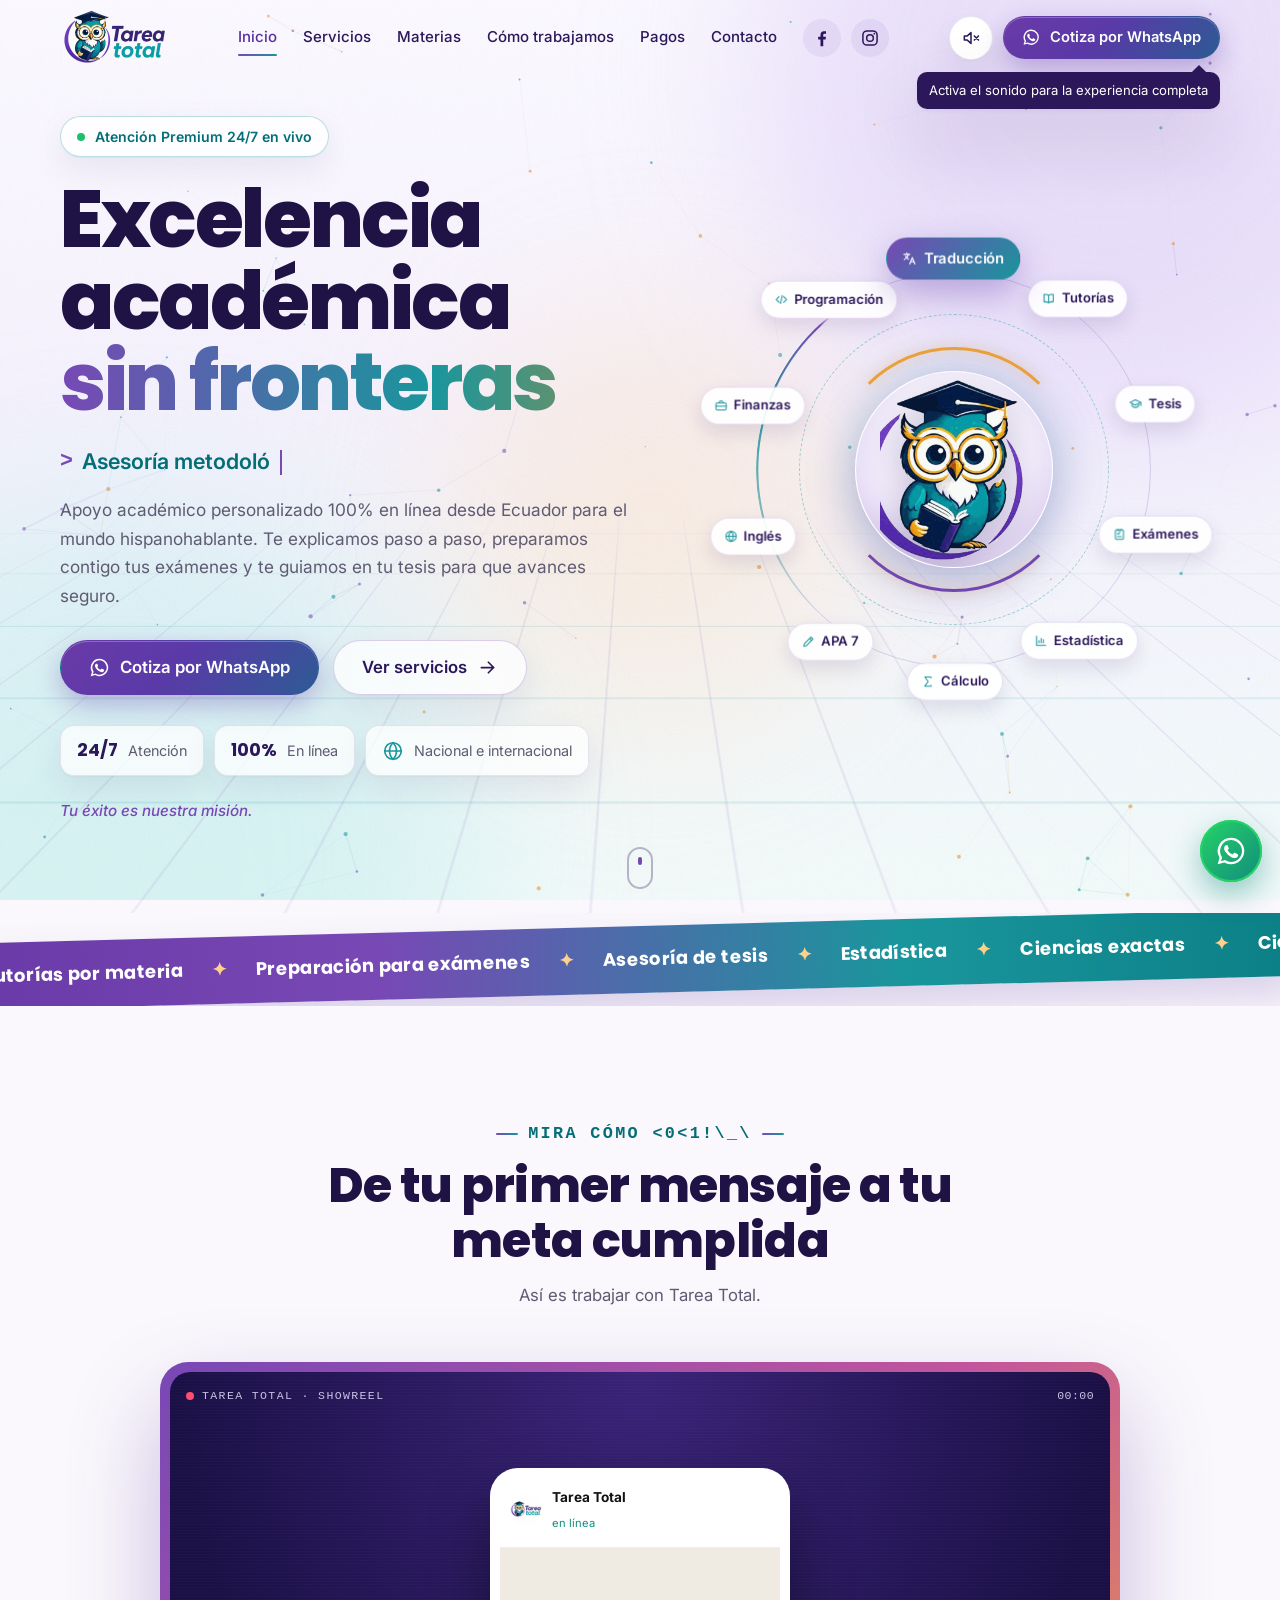
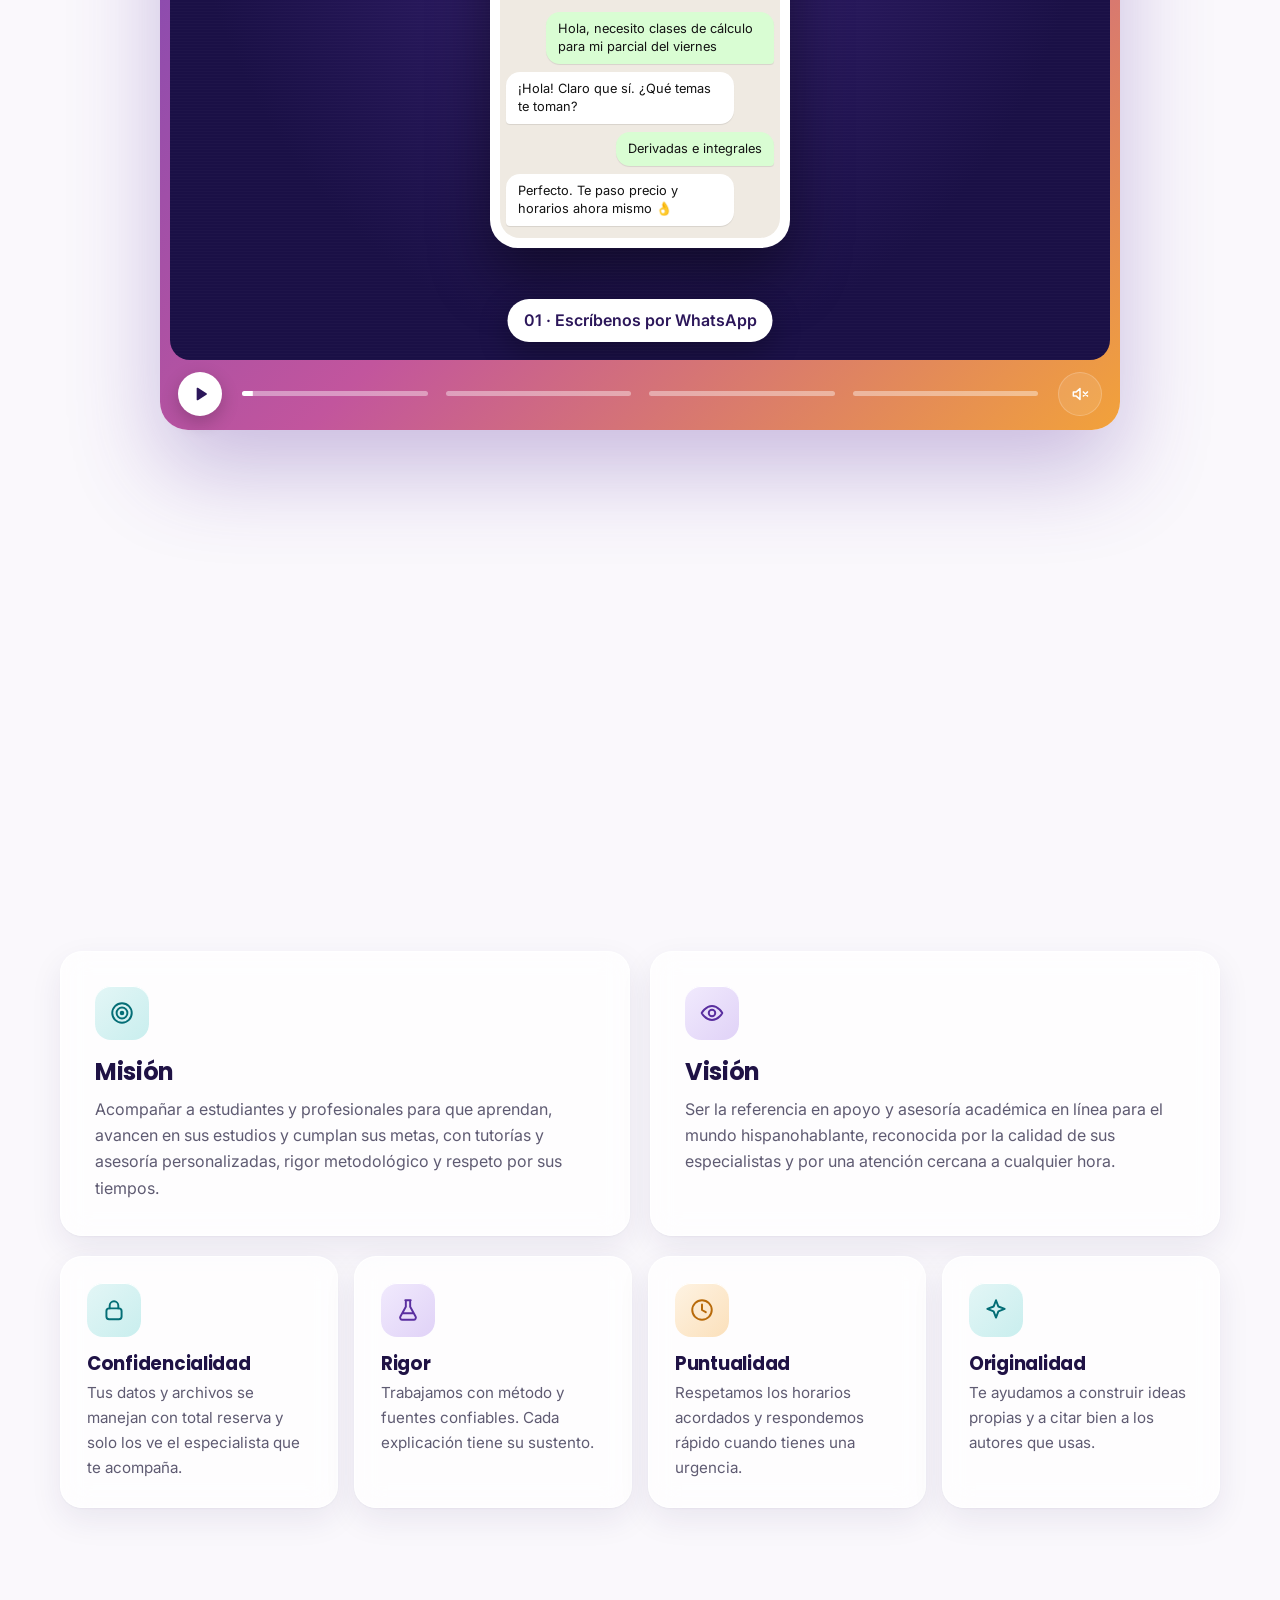
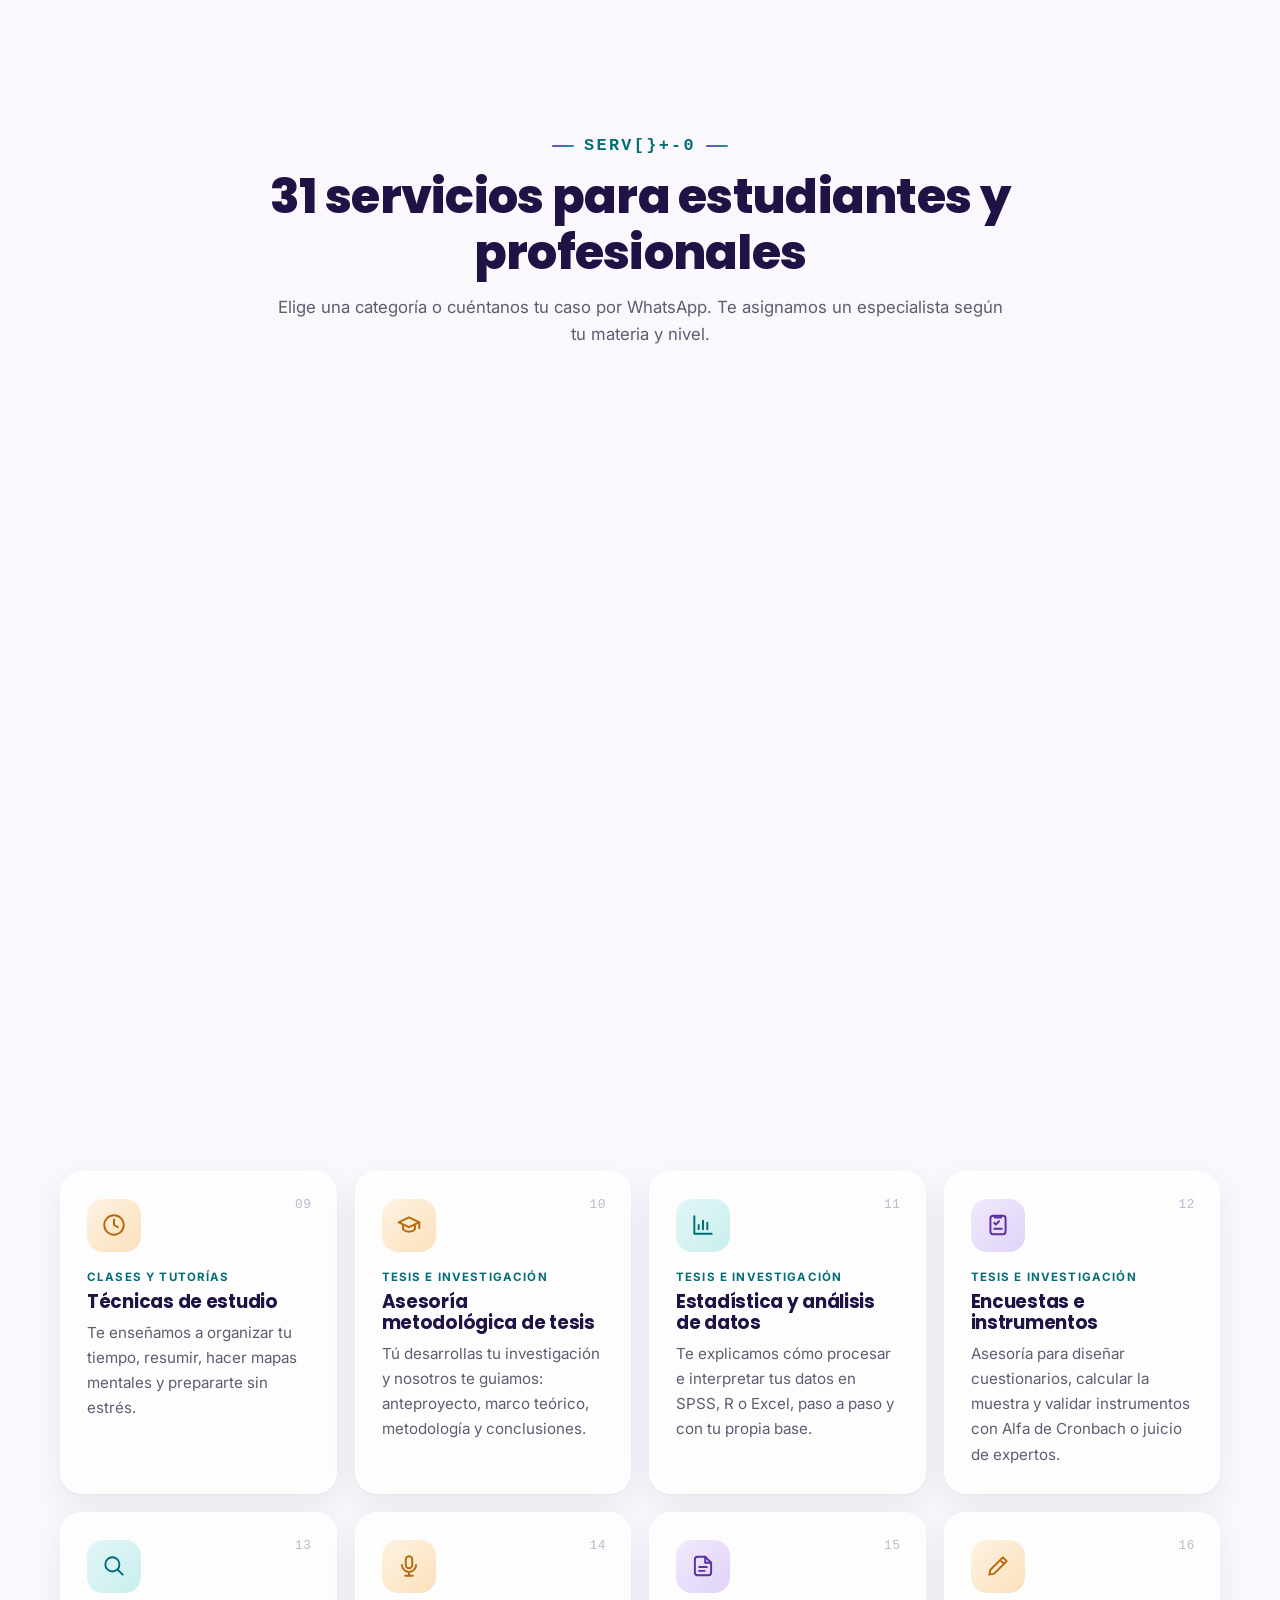
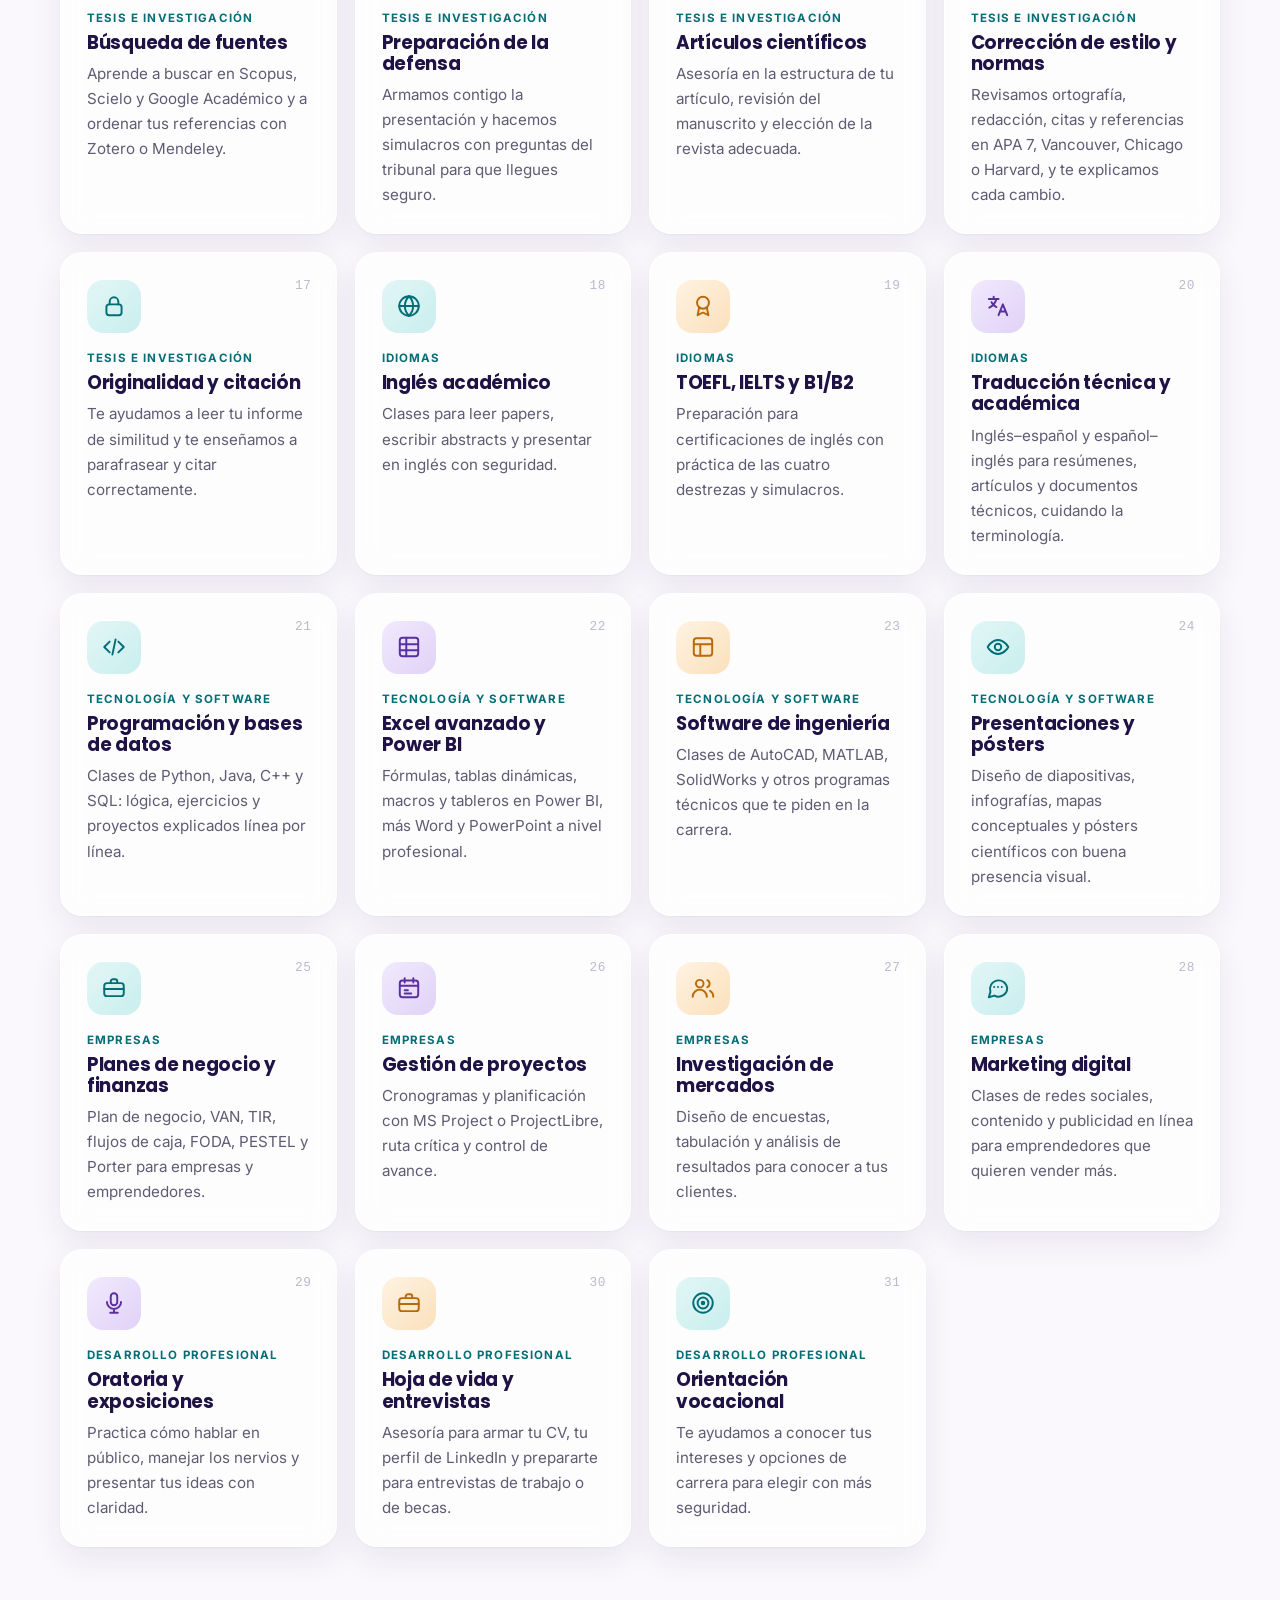
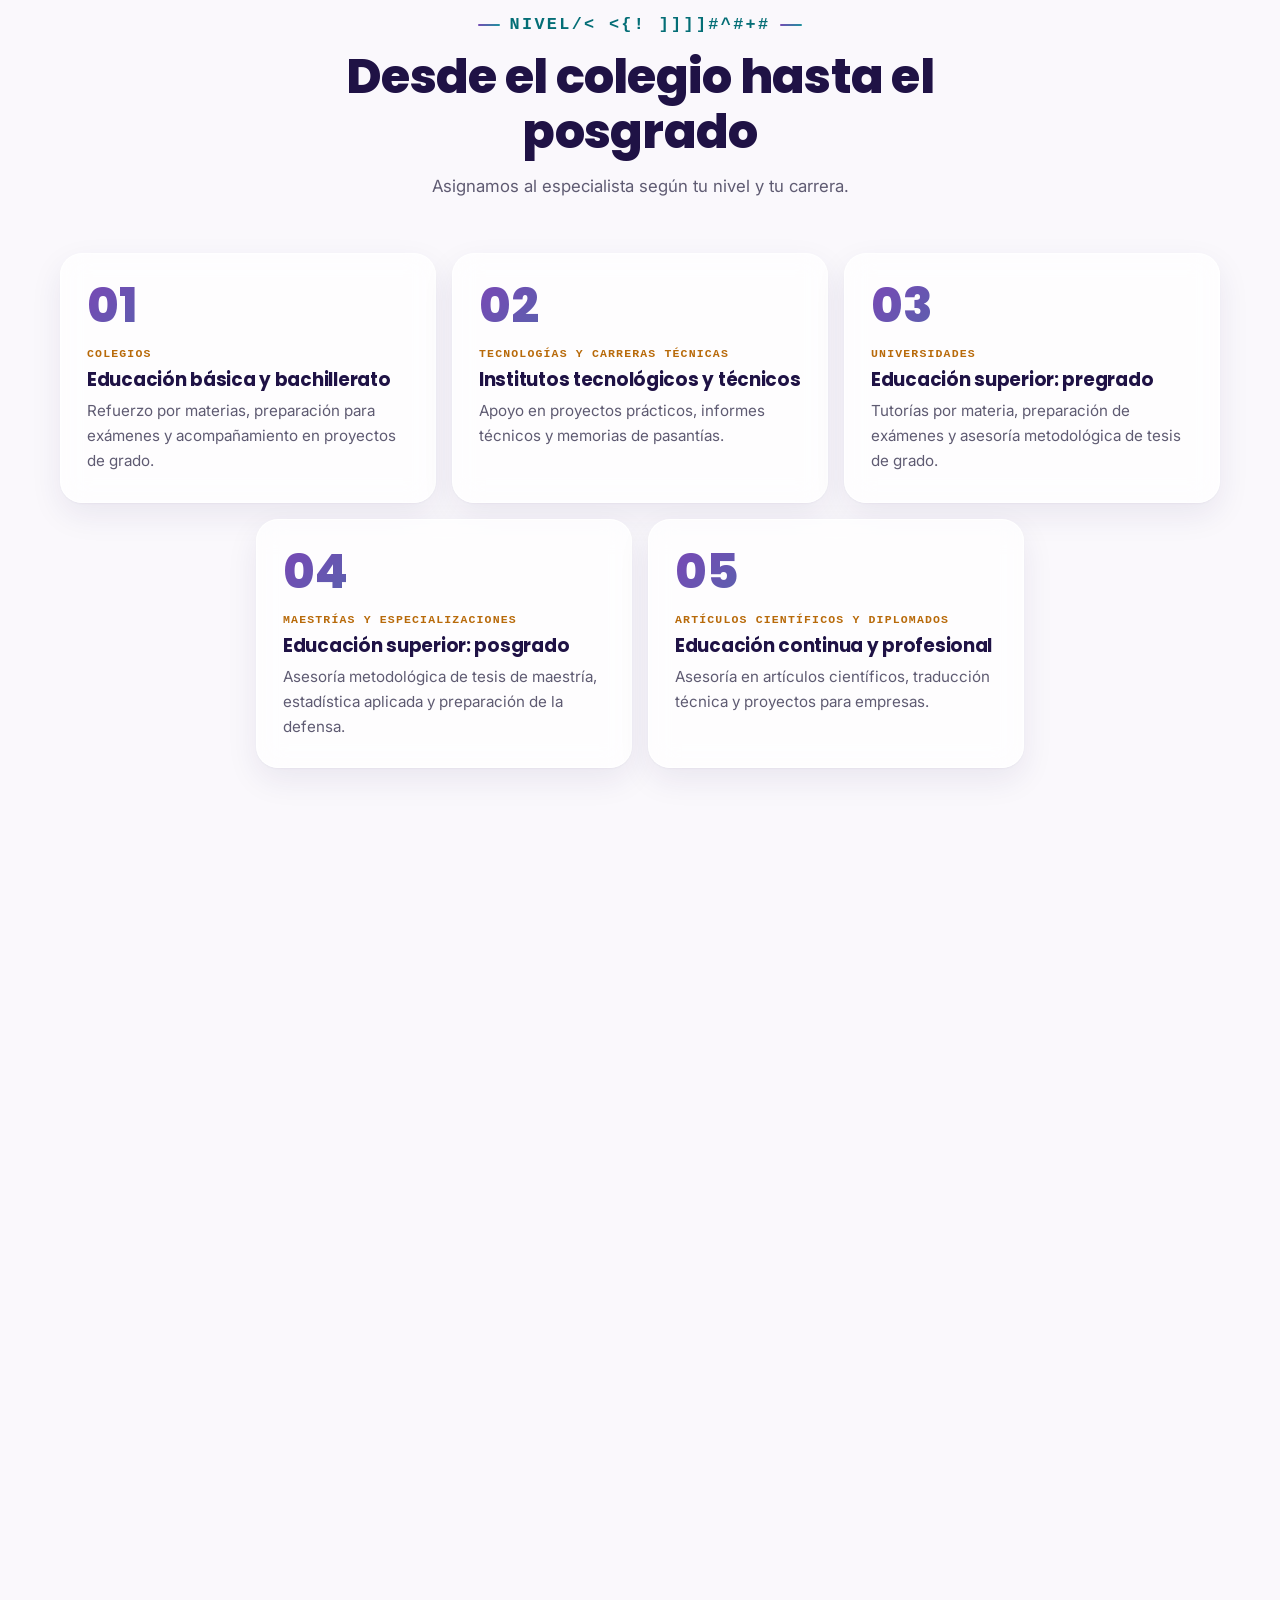
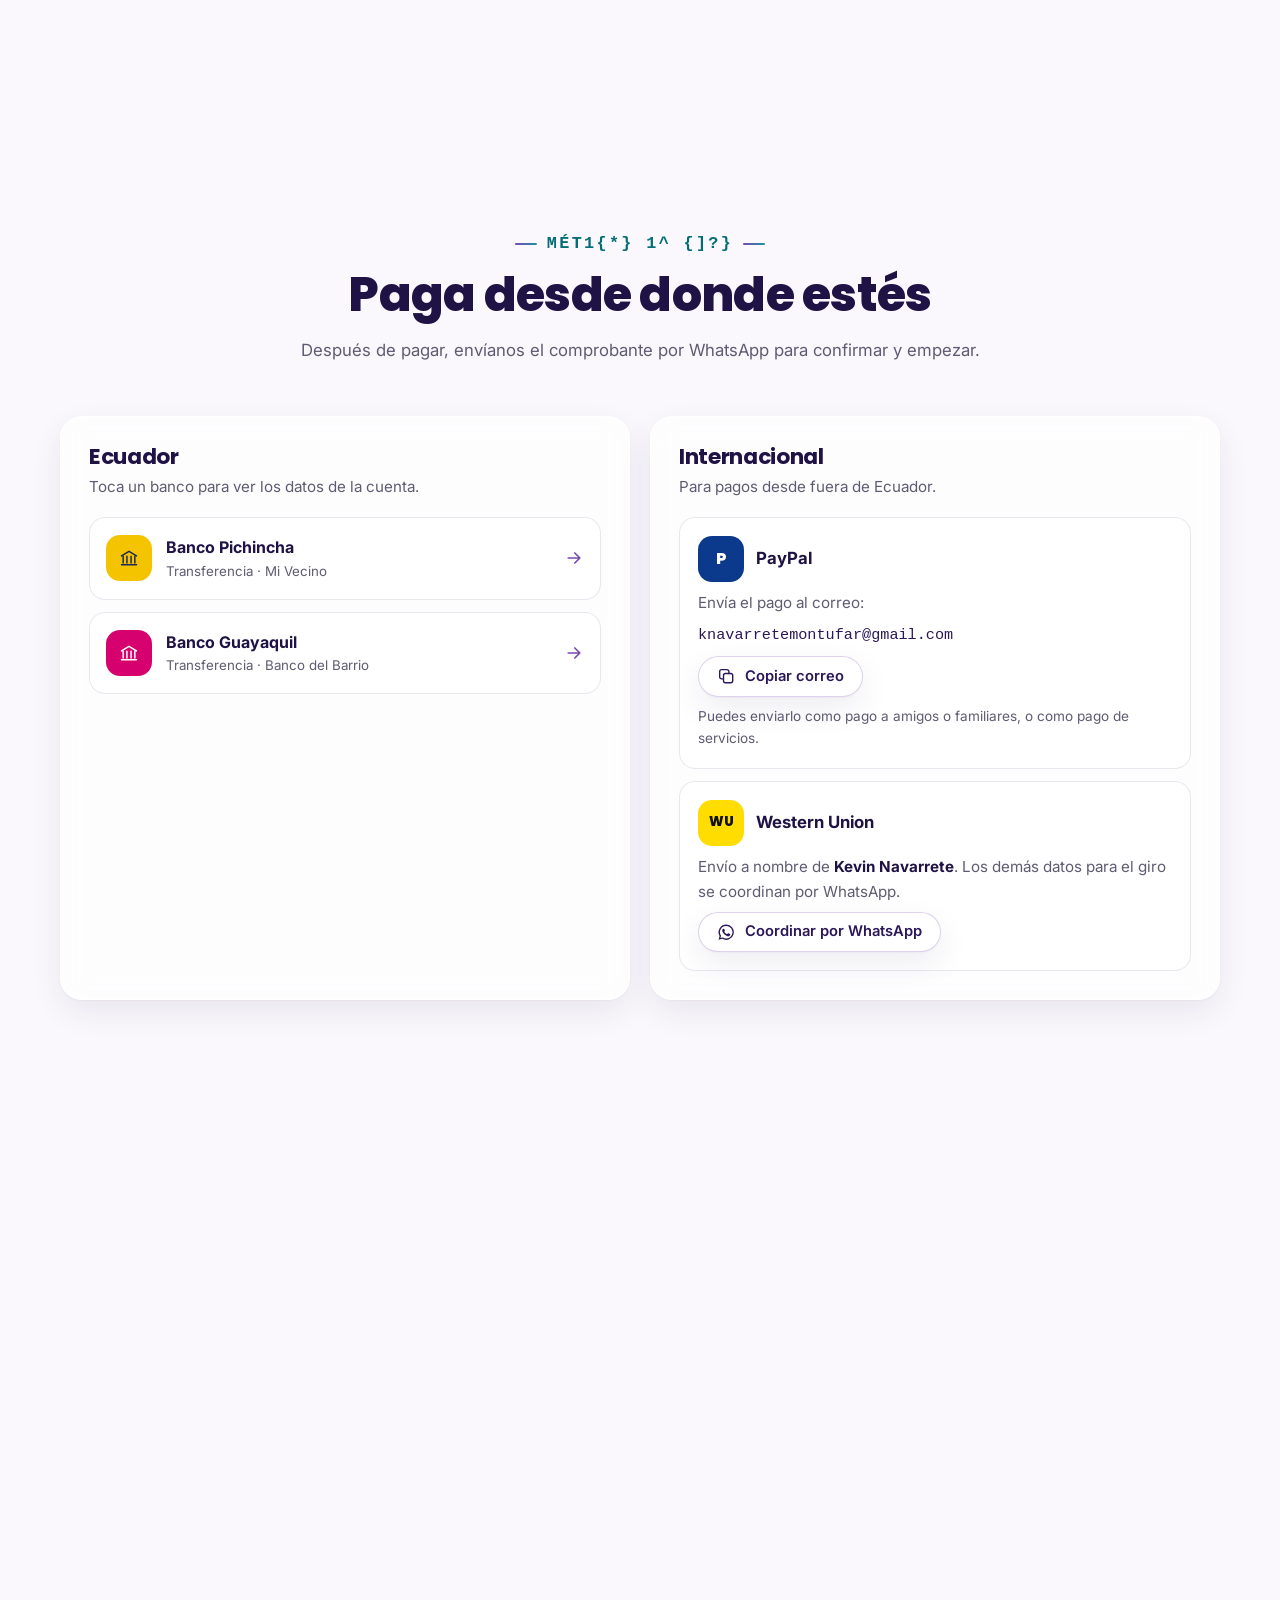
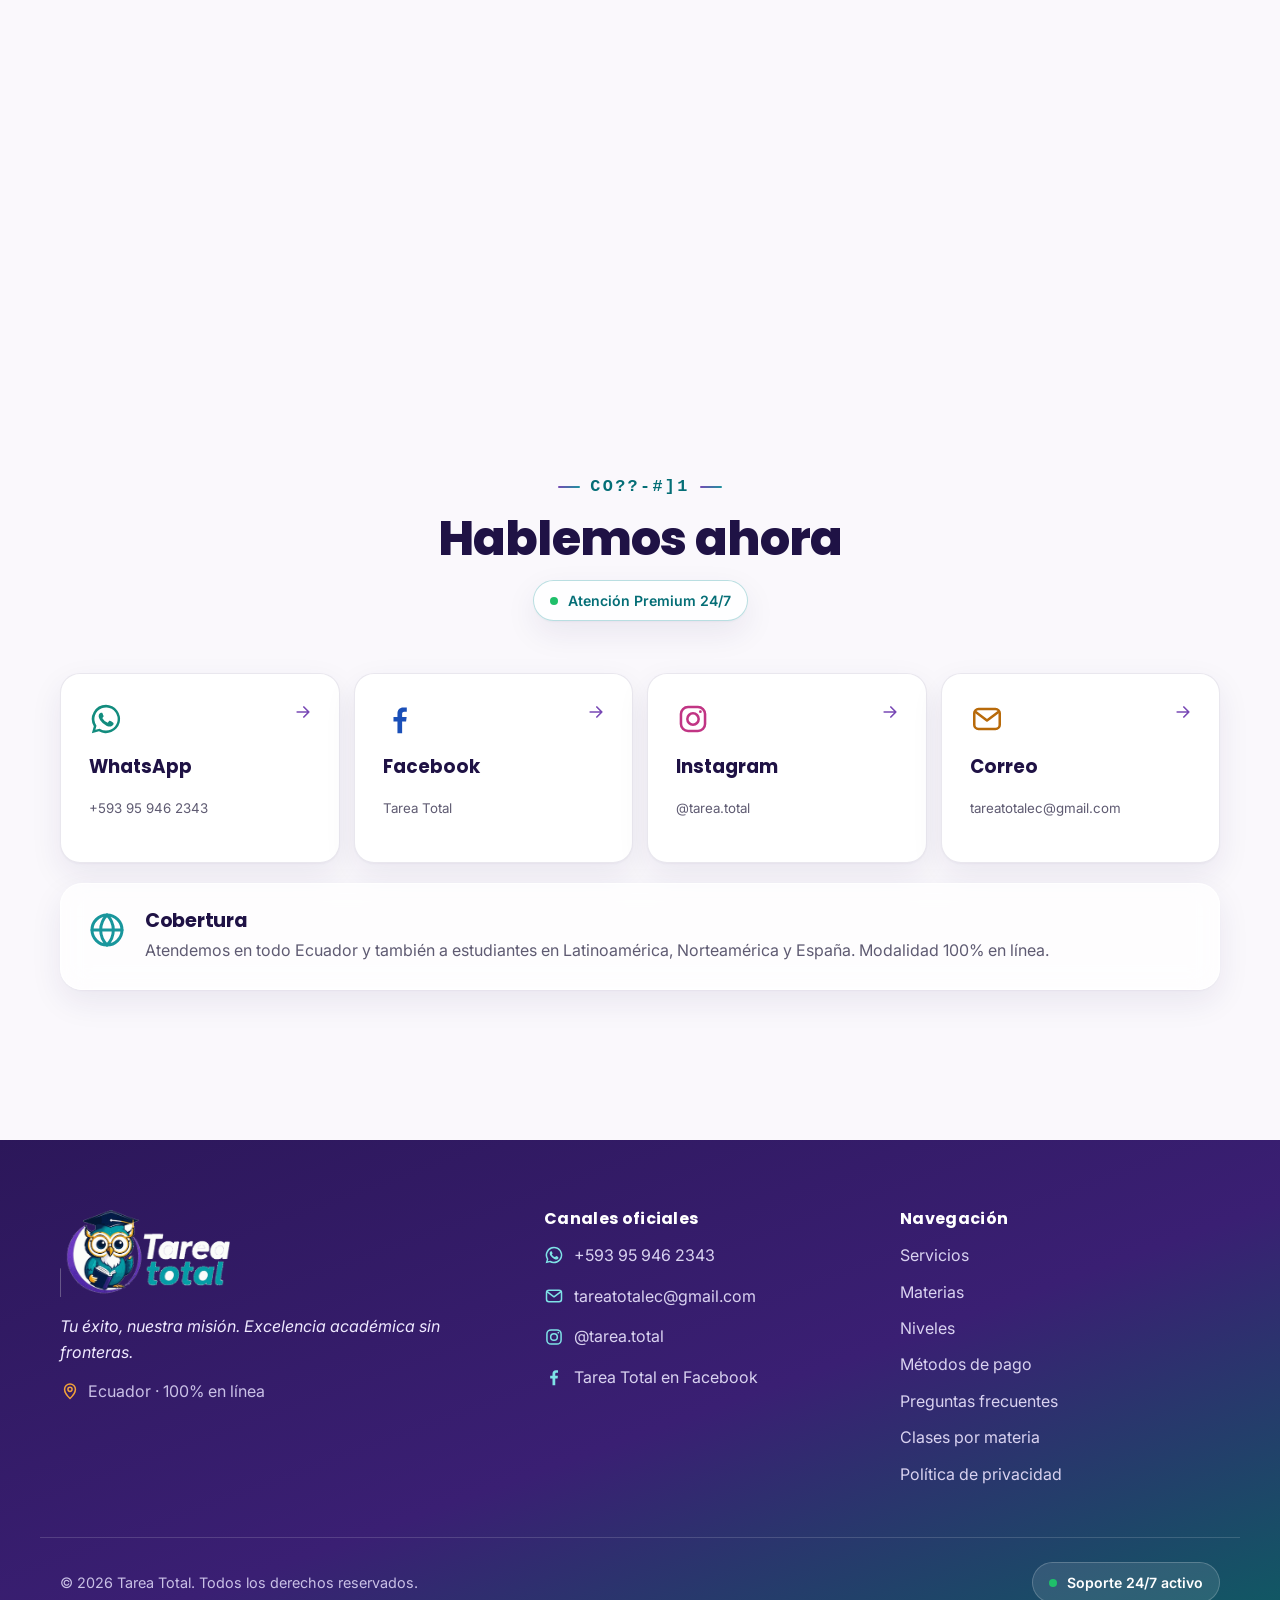
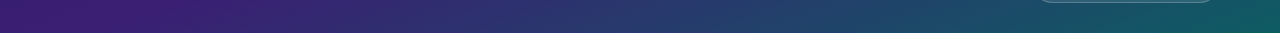
<file: index.html>
<!DOCTYPE html>
<html lang="es">
<head>
  <meta charset="UTF-8">
  <meta name="viewport" content="width=device-width, initial-scale=1">
  <title>Tutorías y asesoría académica en línea | Tarea Total Ecuador</title>
  <meta name="description" content="Tutorías personalizadas, preparación para exámenes, asesoría de tesis, estadística e inglés. Clases 100% en línea desde Ecuador. Escríbenos por WhatsApp 24/7.">
  <meta name="theme-color" content="#7848B5">
  <meta property="og:type" content="website">
  <meta property="og:locale" content="es_EC">
  <meta property="og:site_name" content="Tarea Total">
  <meta property="og:title" content="Tarea Total | Excelencia académica sin fronteras">
  <meta property="og:description" content="Tutorías, asesoría de tesis y apoyo académico personalizado 100% en línea. Atención 24/7 por WhatsApp.">
  <meta property="og:url" content="https://tareatotalec.com/">
  <meta property="og:image" content="https://tareatotalec.com/img/fotoperfil.jpg">
  <meta name="twitter:card" content="summary">
  <link rel="canonical" href="https://tareatotalec.com/">
  <link rel="icon" href="img/fotoperfil.jpg">
  <link rel="apple-touch-icon" href="img/fotoperfil.jpg">
  <link rel="preconnect" href="https://fonts.googleapis.com">
  <link rel="preconnect" href="https://fonts.gstatic.com" crossorigin>
  <link href="https://fonts.googleapis.com/css2?family=Inter:wght@400;500;600&family=Poppins:wght@600;700;800&display=swap" rel="stylesheet">
  <link rel="preload" as="image" href="img/buho.png">
  <link rel="stylesheet" href="css/styles.css">
  <script>document.documentElement.classList.add('js');</script>
  <script type="application/ld+json">
  {
    "@context": "https://schema.org",
    "@type": "EducationalOrganization",
    "name": "Tarea Total",
    "slogan": "Excelencia académica sin fronteras",
    "url": "https://tareatotalec.com/",
    "logo": "https://tareatotalec.com/img/logo-tarea-total.png",
    "image": "https://tareatotalec.com/img/fotoperfil.jpg",
    "description": "Tutorías, preparación para exámenes, asesoría metodológica de tesis y apoyo académico personalizado 100% en línea.",
    "telephone": "+593959462343",
    "email": "tareatotalec@gmail.com",
    "address": { "@type": "PostalAddress", "addressCountry": "EC" },
    "areaServed": ["Ecuador", "Latinoamérica", "Norteamérica", "España"],
    "sameAs": [
      "https://www.facebook.com/profile.php?id=61550800561468",
      "https://www.instagram.com/tarea.total/"
    ]
  }
  </script>
  <script type="application/ld+json">
  {"@context": "https://schema.org", "@type": "FAQPage", "mainEntity": [{"@type": "Question", "name": "¿Cómo pido una cotización?", "acceptedAnswer": {"@type": "Answer", "text": "Escríbenos por WhatsApp con la materia, tu nivel, lo que necesitas y para cuándo. Te respondemos con el precio y los horarios disponibles."}}, {"@type": "Question", "name": "¿Las clases son en vivo?", "acceptedAnswer": {"@type": "Answer", "text": "Sí. Las tutorías y asesorías son en línea y en tiempo real con tu especialista, en el horario que acuerden."}}, {"@type": "Question", "name": "¿Atienden fuera de Ecuador?", "acceptedAnswer": {"@type": "Answer", "text": "Sí. Trabajamos con estudiantes de todo Ecuador, Latinoamérica, Norteamérica y España."}}, {"@type": "Question", "name": "¿Qué métodos de pago aceptan?", "acceptedAnswer": {"@type": "Answer", "text": "Transferencia a Banco Pichincha o Banco Guayaquil desde Ecuador, y PayPal o Western Union desde el exterior."}}, {"@type": "Question", "name": "¿En qué horario atienden?", "acceptedAnswer": {"@type": "Answer", "text": "Respondemos por WhatsApp las 24 horas, todos los días. Las clases se agendan según tu disponibilidad."}}, {"@type": "Question", "name": "¿Mis datos están protegidos?", "acceptedAnswer": {"@type": "Answer", "text": "Sí. Tus datos y archivos se manejan con reserva y solo los ve el especialista que te acompaña."}}]}
  </script>
</head>
<body>

<!-- Íconos -->
<svg xmlns="http://www.w3.org/2000/svg" class="sprite" aria-hidden="true">
  <symbol id="i-whatsapp" viewBox="0 0 24 24"><path fill="currentColor" d="M12 2a10 10 0 0 0-8.6 15.1L2 22l5-1.3A10 10 0 1 0 12 2Zm0 18.2a8.2 8.2 0 0 1-4.2-1.2l-.3-.2-3 .8.8-2.9-.2-.3A8.2 8.2 0 1 1 12 20.2Zm4.5-6.1c-.2-.1-1.5-.7-1.7-.8s-.4-.1-.6.1-.6.8-.8 1-.3.2-.5.1a6.7 6.7 0 0 1-3.3-2.9c-.3-.4.2-.4.7-1.3.1-.2 0-.3 0-.5l-.8-1.8c-.2-.5-.4-.4-.6-.4h-.5a1 1 0 0 0-.7.3 2.9 2.9 0 0 0-.9 2.2 5 5 0 0 0 1.1 2.7 11.5 11.5 0 0 0 4.4 3.9c1.6.7 2.3.7 3.1.6a2.6 2.6 0 0 0 1.7-1.2 2.1 2.1 0 0 0 .2-1.2c-.1-.2-.3-.2-.5-.4Z"/></symbol>
  <symbol id="i-facebook" viewBox="0 0 24 24"><path fill="currentColor" d="M13.5 22v-8.2h2.8l.4-3.3h-3.2V8.4c0-.9.3-1.6 1.6-1.6h1.7V3.9a22 22 0 0 0-2.5-.1c-2.5 0-4.1 1.5-4.1 4.3v2.4H7.4v3.3h2.8V22h3.3Z"/></symbol>
  <symbol id="i-instagram" viewBox="0 0 24 24" fill="none" stroke="currentColor" stroke-width="1.8"><rect x="3.5" y="3.5" width="17" height="17" rx="5"/><circle cx="12" cy="12" r="4"/><circle cx="17.2" cy="6.8" r="1" fill="currentColor" stroke="none"/></symbol>
  <symbol id="i-mail" viewBox="0 0 24 24" fill="none" stroke="currentColor" stroke-width="1.8" stroke-linecap="round" stroke-linejoin="round"><rect x="3" y="5" width="18" height="14" rx="3"/><path d="m4 7 8 6 8-6"/></symbol>
  <symbol id="i-check" viewBox="0 0 24 24" fill="none" stroke="currentColor" stroke-width="2.4" stroke-linecap="round" stroke-linejoin="round"><path d="m5 12.5 4.5 4.5L19 7.5"/></symbol>
  <symbol id="i-lock" viewBox="0 0 24 24" fill="none" stroke="currentColor" stroke-width="1.8" stroke-linecap="round" stroke-linejoin="round"><rect x="5" y="10.5" width="14" height="10" rx="2.5"/><path d="M8 10.5V8a4 4 0 0 1 8 0v2.5"/></symbol>
  <symbol id="i-flask" viewBox="0 0 24 24" fill="none" stroke="currentColor" stroke-width="1.8" stroke-linecap="round" stroke-linejoin="round"><path d="M9.5 3h5M10 3v6l-5 9a2 2 0 0 0 1.8 3h10.4a2 2 0 0 0 1.8-3l-5-9V3M7.5 15h9"/></symbol>
  <symbol id="i-clock" viewBox="0 0 24 24" fill="none" stroke="currentColor" stroke-width="1.8" stroke-linecap="round" stroke-linejoin="round"><circle cx="12" cy="12" r="9"/><path d="M12 7v5l3.5 2"/></symbol>
  <symbol id="i-spark" viewBox="0 0 24 24" fill="none" stroke="currentColor" stroke-width="1.8" stroke-linecap="round" stroke-linejoin="round"><path d="M12 3l2.2 5.8L20 11l-5.8 2.2L12 19l-2.2-5.8L4 11l5.8-2.2L12 3Z"/></symbol>
  <symbol id="i-target" viewBox="0 0 24 24" fill="none" stroke="currentColor" stroke-width="1.8" stroke-linecap="round"><circle cx="12" cy="12" r="9"/><circle cx="12" cy="12" r="5"/><circle cx="12" cy="12" r="1.2" fill="currentColor"/></symbol>
  <symbol id="i-eye" viewBox="0 0 24 24" fill="none" stroke="currentColor" stroke-width="1.8" stroke-linecap="round" stroke-linejoin="round"><path d="M2.5 12S6 5.5 12 5.5 21.5 12 21.5 12 18 18.5 12 18.5 2.5 12 2.5 12Z"/><circle cx="12" cy="12" r="3"/></symbol>
  <symbol id="i-book" viewBox="0 0 24 24" fill="none" stroke="currentColor" stroke-width="1.8" stroke-linecap="round" stroke-linejoin="round"><path d="M12 6.5C10 5 7 4.5 4 5v13c3-.5 6 0 8 1.5 2-1.5 5-2 8-1.5V5c-3-.5-6 0-8 1.5ZM12 6.5v13"/></symbol>
  <symbol id="i-cap" viewBox="0 0 24 24" fill="none" stroke="currentColor" stroke-width="1.8" stroke-linecap="round" stroke-linejoin="round"><path d="m2.5 9.5 9.5-4.5 9.5 4.5-9.5 4.5-9.5-4.5Z"/><path d="M6.5 11.5v4.5c1.5 1.5 3.5 2.2 5.5 2.2s4-.7 5.5-2.2v-4.5M21.5 9.5V15"/></symbol>
  <symbol id="i-pen" viewBox="0 0 24 24" fill="none" stroke="currentColor" stroke-width="1.8" stroke-linecap="round" stroke-linejoin="round"><path d="m4 20 1-4.5L16.5 4l3.5 3.5L8.5 19 4 20ZM14 6.5l3.5 3.5"/></symbol>
  <symbol id="i-chart" viewBox="0 0 24 24" fill="none" stroke="currentColor" stroke-width="1.8" stroke-linecap="round" stroke-linejoin="round"><path d="M4 4v16h16M8 16v-4M12 16V8M16 16v-6"/></symbol>
  <symbol id="i-brief" viewBox="0 0 24 24" fill="none" stroke="currentColor" stroke-width="1.8" stroke-linecap="round" stroke-linejoin="round"><rect x="3" y="7.5" width="18" height="12" rx="2.5"/><path d="M9 7.5V6a2 2 0 0 1 2-2h2a2 2 0 0 1 2 2v1.5M3 13h18"/></symbol>
  <symbol id="i-layout" viewBox="0 0 24 24" fill="none" stroke="currentColor" stroke-width="1.8" stroke-linecap="round" stroke-linejoin="round"><rect x="3.5" y="4" width="17" height="16" rx="2.5"/><path d="M3.5 9.5h17M9.5 9.5V20"/></symbol>
  <symbol id="i-globe" viewBox="0 0 24 24" fill="none" stroke="currentColor" stroke-width="1.8" stroke-linecap="round"><circle cx="12" cy="12" r="9"/><path d="M3 12h18M12 3c2.5 2.5 3.8 5.5 3.8 9s-1.3 6.5-3.8 9c-2.5-2.5-3.8-5.5-3.8-9S9.5 5.5 12 3Z"/></symbol>
  <symbol id="i-copy" viewBox="0 0 24 24" fill="none" stroke="currentColor" stroke-width="1.8" stroke-linecap="round" stroke-linejoin="round"><rect x="8.5" y="8.5" width="12" height="12" rx="2.5"/><path d="M15.5 8.5V6A2.5 2.5 0 0 0 13 3.5H6A2.5 2.5 0 0 0 3.5 6v7A2.5 2.5 0 0 0 6 15.5h2.5"/></symbol>
  <symbol id="i-bank" viewBox="0 0 24 24" fill="none" stroke="currentColor" stroke-width="1.8" stroke-linecap="round" stroke-linejoin="round"><path d="M3 9.5 12 4l9 5.5M5 10v8M9.5 10v8M14.5 10v8M19 10v8M3 20h18"/></symbol>
  <symbol id="i-arrow" viewBox="0 0 24 24" fill="none" stroke="currentColor" stroke-width="2" stroke-linecap="round" stroke-linejoin="round"><path d="M5 12h14M13 6l6 6-6 6"/></symbol>
  <symbol id="i-close" viewBox="0 0 24 24" fill="none" stroke="currentColor" stroke-width="2" stroke-linecap="round"><path d="M6 6l12 12M18 6 6 18"/></symbol>
  <symbol id="i-exam" viewBox="0 0 24 24" fill="none" stroke="currentColor" stroke-width="1.8" stroke-linecap="round" stroke-linejoin="round"><rect x="5" y="3.5" width="14" height="17" rx="2.5"/><path d="M9 3.5V5h6V3.5M8.5 10l1.5 1.5 3-3M8.5 15.5h7"/></symbol>
  <symbol id="i-sigma" viewBox="0 0 24 24" fill="none" stroke="currentColor" stroke-width="1.8" stroke-linecap="round" stroke-linejoin="round"><path d="M17.5 5.5V4h-11l6 8-6 8h11v-1.5"/></symbol>
  <symbol id="i-translate" viewBox="0 0 24 24" fill="none" stroke="currentColor" stroke-width="1.8" stroke-linecap="round" stroke-linejoin="round"><path d="M3.5 5.5h9M8 3.5v2M10.5 5.5c-.8 3.5-3 6.2-6.5 8M6 8.5c1 2 2.6 3.6 4.5 4.5M12.5 20.5l4-10 4 10M14 17h5"/></symbol>
  <symbol id="i-chat" viewBox="0 0 24 24" fill="none" stroke="currentColor" stroke-width="1.8" stroke-linecap="round" stroke-linejoin="round"><path d="M20.5 12a8 8 0 0 1-11.8 7L3.5 20.5 5 15.6A8 8 0 1 1 20.5 12Z"/><path d="M8.5 11h.01M12 11h.01M15.5 11h.01"/></symbol>
  <symbol id="i-sound" viewBox="0 0 24 24" fill="none" stroke="currentColor" stroke-width="1.8" stroke-linecap="round" stroke-linejoin="round"><path d="M4 9.5h3.5L12 5.5v13l-4.5-4H4z"/><path class="w1" d="M15.5 9a4 4 0 0 1 0 6"/><path class="w2" d="M18 6.5a7.5 7.5 0 0 1 0 11"/></symbol>
  <symbol id="i-mute" viewBox="0 0 24 24" fill="none" stroke="currentColor" stroke-width="1.8" stroke-linecap="round" stroke-linejoin="round"><path d="M4 9.5h3.5L12 5.5v13l-4.5-4H4z"/><path d="m16 9.5 5 5M21 9.5l-5 5"/></symbol>
  <symbol id="i-play" viewBox="0 0 24 24"><path fill="currentColor" d="M8 5.5v13a1 1 0 0 0 1.5.9l10.2-6.5a1 1 0 0 0 0-1.8L9.5 4.6A1 1 0 0 0 8 5.5Z"/></symbol>
  <symbol id="i-pause" viewBox="0 0 24 24"><path fill="currentColor" d="M7 5h3.5v14H7zM13.5 5H17v14h-3.5z"/></symbol>
  <symbol id="i-pin" viewBox="0 0 24 24" fill="none" stroke="currentColor" stroke-width="1.8" stroke-linecap="round" stroke-linejoin="round"><path d="M12 21s-6.5-5.8-6.5-11a6.5 6.5 0 0 1 13 0c0 5.2-6.5 11-6.5 11Z"/><circle cx="12" cy="10" r="2.5"/></symbol>
  <symbol id="i-code" viewBox="0 0 24 24" fill="none" stroke="currentColor" stroke-width="1.8" stroke-linecap="round" stroke-linejoin="round"><path d="m8 7-5 5 5 5M16 7l5 5-5 5M13.5 5l-3 14"/></symbol>
  <symbol id="i-heart" viewBox="0 0 24 24" fill="none" stroke="currentColor" stroke-width="1.8" stroke-linecap="round" stroke-linejoin="round"><path d="M12 20s-7.5-4.6-7.5-10A4.5 4.5 0 0 1 12 7a4.5 4.5 0 0 1 7.5 3c0 5.4-7.5 10-7.5 10Z"/><path d="M7.5 12.5h2.5l1.5-2.5 2 4 1.5-1.5h1.5"/></symbol>
  <symbol id="i-coins" viewBox="0 0 24 24" fill="none" stroke="currentColor" stroke-width="1.8" stroke-linecap="round" stroke-linejoin="round"><ellipse cx="9" cy="7" rx="5.5" ry="2.5"/><path d="M3.5 7v4c0 1.4 2.5 2.5 5.5 2.5s5.5-1.1 5.5-2.5V7M3.5 11v4c0 1.4 2.5 2.5 5.5 2.5M15 12.5c3 0 5.5 1.1 5.5 2.5v3c0 1.4-2.5 2.5-5.5 2.5s-5.5-1.1-5.5-2.5v-3c0-1.4 2.5-2.5 5.5-2.5Z"/></symbol>
  <symbol id="i-mic" viewBox="0 0 24 24" fill="none" stroke="currentColor" stroke-width="1.8" stroke-linecap="round" stroke-linejoin="round"><rect x="9" y="3" width="6" height="11" rx="3"/><path d="M5.5 11a6.5 6.5 0 0 0 13 0M12 17.5V21M8.5 21h7"/></symbol>
  <symbol id="i-doc" viewBox="0 0 24 24" fill="none" stroke="currentColor" stroke-width="1.8" stroke-linecap="round" stroke-linejoin="round"><path d="M14 3.5H7A2.5 2.5 0 0 0 4.5 6v12A2.5 2.5 0 0 0 7 20.5h10a2.5 2.5 0 0 0 2.5-2.5V9L14 3.5Z"/><path d="M14 3.5V9h5.5M8.5 13h7M8.5 16.5h5"/></symbol>
  <symbol id="i-search" viewBox="0 0 24 24" fill="none" stroke="currentColor" stroke-width="1.8" stroke-linecap="round" stroke-linejoin="round"><circle cx="10.5" cy="10.5" r="6.5"/><path d="m20 20-4.8-4.8"/></symbol>
  <symbol id="i-award" viewBox="0 0 24 24" fill="none" stroke="currentColor" stroke-width="1.8" stroke-linecap="round" stroke-linejoin="round"><circle cx="12" cy="9" r="5.5"/><path d="m8.5 13.3-1.5 7.2 5-2.5 5 2.5-1.5-7.2"/></symbol>
  <symbol id="i-grid" viewBox="0 0 24 24" fill="none" stroke="currentColor" stroke-width="1.8" stroke-linecap="round" stroke-linejoin="round"><rect x="3.5" y="3.5" width="17" height="17" rx="2.5"/><path d="M3.5 9.5h17M3.5 15h17M9.5 3.5v17"/></symbol>
  <symbol id="i-calendar" viewBox="0 0 24 24" fill="none" stroke="currentColor" stroke-width="1.8" stroke-linecap="round" stroke-linejoin="round"><rect x="3.5" y="5" width="17" height="15.5" rx="2.5"/><path d="M3.5 10h17M8 3v4M16 3v4M8 14h3M8 17h6"/></symbol>
  <symbol id="i-users" viewBox="0 0 24 24" fill="none" stroke="currentColor" stroke-width="1.8" stroke-linecap="round" stroke-linejoin="round"><circle cx="9" cy="8" r="3.5"/><path d="M2.5 20a6.5 6.5 0 0 1 13 0M16 4.8a3.5 3.5 0 0 1 0 6.4M18.5 14.5a6.5 6.5 0 0 1 3 5.5"/></symbol>
</svg>

<!-- Fondo animado -->
<div class="fx" aria-hidden="true">
  <div class="fx__aurora fx__aurora--a"></div>
  <div class="fx__aurora fx__aurora--b"></div>
  <div class="fx__aurora fx__aurora--c"></div>
  <canvas id="fxCanvas"></canvas>
  <div class="fx__noise"></div>
</div>
<div class="cursor-glow" id="cursorGlow" aria-hidden="true"></div>

<!-- Intro -->
<div class="intro" id="intro" aria-hidden="true">
  <div class="intro__ring"></div>
  <img src="img/buho.png" alt="" width="250" height="303">
  <p class="intro__text"><span>Tarea Total</span></p>
  <div class="intro__bar"><i></i></div>
</div>

<a class="skip" href="#contenido">Saltar al contenido</a>

<header class="nav" id="nav">
  <div class="container nav__inner">
    <a href="#inicio" class="nav__logo" aria-label="Tarea Total, ir al inicio">
      <img src="img/logo.png" alt="Tarea Total" width="420" height="215">
    </a>

    <nav class="nav__menu" id="navMenu" aria-label="Principal">
      <ul>
        <li><a href="#inicio">Inicio</a></li>
        <li><a href="#servicios">Servicios</a></li>
        <li><a href="#materias">Materias</a></li>
        <li><a href="#como-trabajamos">Cómo trabajamos</a></li>
        <li><a href="#pagos">Pagos</a></li>
        <li><a href="#contacto">Contacto</a></li>
      </ul>
      <div class="nav__actions">
        <a class="icon-btn" href="https://www.facebook.com/profile.php?id=61550800561468" target="_blank" rel="noopener" aria-label="Facebook de Tarea Total"><svg><use href="#i-facebook"/></svg></a>
        <a class="icon-btn" href="https://www.instagram.com/tarea.total/" target="_blank" rel="noopener" aria-label="Instagram de Tarea Total"><svg><use href="#i-instagram"/></svg></a>
      </div>
    </nav>

    <div class="nav__right">
      <button type="button" class="sound-btn" id="soundBtn" aria-pressed="false" aria-label="Activar sonido">
        <svg class="sound-btn__on"><use href="#i-sound"/></svg>
        <svg class="sound-btn__off"><use href="#i-mute"/></svg>
        <span class="sound-btn__eq" aria-hidden="true"><i></i><i></i><i></i><i></i></span>
      </button>
      <a class="btn btn--primary btn--sm nav__wa" href="https://wa.me/message/CJ7JGCPVLRFPI1" target="_blank" rel="noopener" data-loc="nav"><svg><use href="#i-whatsapp"/></svg><span>Cotiza por WhatsApp</span></a>
      <button class="nav__toggle" id="navToggle" aria-expanded="false" aria-controls="navMenu" aria-label="Abrir menú">
        <span></span><span></span><span></span>
      </button>
    </div>
  </div>
</header>

<main id="contenido">

  <!-- Hero -->
  <section class="hero" id="inicio">
    <div class="hero__grid-floor" aria-hidden="true"></div>
    <div class="container hero__inner">
      <div class="hero__text">
        <p class="badge"><span class="badge__dot"></span>Atención Premium 24/7 en vivo</p>
        <h1 class="hero__title">Excelencia académica <span class="grad-text">sin fronteras</span></h1>
        <p class="hero__rotator" aria-live="off">
          <span class="mono">&gt;</span> <span id="rotator">Tutorías personalizadas</span><span class="caret" aria-hidden="true"></span>
        </p>
        <p class="hero__lead">Apoyo académico personalizado 100% en línea desde Ecuador para el mundo hispanohablante. Te explicamos paso a paso, preparamos contigo tus exámenes y te guiamos en tu tesis para que avances seguro.</p>
        <div class="hero__cta">
          <a class="btn btn--primary btn--lg" href="https://wa.me/message/CJ7JGCPVLRFPI1" target="_blank" rel="noopener" data-loc="hero"><svg><use href="#i-whatsapp"/></svg>Cotiza por WhatsApp</a>
          <a class="btn btn--glass btn--lg" href="#servicios">Ver servicios<svg><use href="#i-arrow"/></svg></a>
        </div>
        <ul class="hero__facts">
          <li><strong>24/7</strong><span>Atención</span></li>
          <li><strong>100%</strong><span>En línea</span></li>
          <li><strong><svg><use href="#i-globe"/></svg></strong><span>Nacional e internacional</span></li>
        </ul>
        <p class="hero__slogan">Tu éxito es nuestra misión.</p>
      </div>

      <div class="hero__visual" id="heroVisual" aria-hidden="true">
        <div class="orb">
          <div class="orb__ring orb__ring--1"></div>
          <div class="orb__ring orb__ring--2"></div>
          <div class="orb__ring orb__ring--3"></div>
          <div class="orb__glow"></div>
          <div class="orb__core">
            <img src="img/buho.png" alt="" width="250" height="303">
            <div class="orb__scan"></div>
          </div>
          <ul class="orb__words" id="orbWords">
            <li><span><svg><use href="#i-book"/></svg>Tutorías</span></li>
            <li><span><svg><use href="#i-cap"/></svg>Tesis</span></li>
            <li><span><svg><use href="#i-exam"/></svg>Exámenes</span></li>
            <li><span><svg><use href="#i-chart"/></svg>Estadística</span></li>
            <li><span><svg><use href="#i-sigma"/></svg>Cálculo</span></li>
            <li><span><svg><use href="#i-pen"/></svg>APA 7</span></li>
            <li><span><svg><use href="#i-globe"/></svg>Inglés</span></li>
            <li><span><svg><use href="#i-brief"/></svg>Finanzas</span></li>
            <li><span><svg><use href="#i-code"/></svg>Programación</span></li>
            <li><span><svg><use href="#i-translate"/></svg>Traducción</span></li>
          </ul>
        </div>
      </div>
    </div>
    <a class="hero__scroll" href="#showreel" aria-label="Bajar a la siguiente sección"><span></span></a>
  </section>

  <!-- Marquesina -->
  <div class="marquee-wrap" aria-hidden="true"><div class="marquee">
    <div class="marquee__track">
      <span>Tutorías por materia</span><i>✦</i><span>Preparación para exámenes</span><i>✦</i><span>Asesoría de tesis</span><i>✦</i><span>Estadística</span><i>✦</i><span>Ciencias exactas</span><i>✦</i><span>Ciencias de la salud</span><i>✦</i><span>Normas APA 7</span><i>✦</i><span>Inglés y TOEFL</span><i>✦</i><span>Programación</span><i>✦</i><span>Excel y Power BI</span><i>✦</i><span>Traducción</span><i>✦</i><span>Planes de negocio</span><i>✦</i>
      <span>Tutorías por materia</span><i>✦</i><span>Preparación para exámenes</span><i>✦</i><span>Asesoría de tesis</span><i>✦</i><span>Estadística</span><i>✦</i><span>Ciencias exactas</span><i>✦</i><span>Ciencias de la salud</span><i>✦</i><span>Normas APA 7</span><i>✦</i><span>Inglés y TOEFL</span><i>✦</i><span>Programación</span><i>✦</i><span>Excel y Power BI</span><i>✦</i><span>Traducción</span><i>✦</i><span>Planes de negocio</span><i>✦</i>
    </div>
  </div></div>

  <!-- Showreel -->
  <section class="section" id="showreel">
    <div class="container">
      <header class="section__head reveal">
        <p class="eyebrow" data-scramble>Mira cómo funciona</p>
        <h2>De tu primer mensaje a tu meta cumplida</h2>
        <p>Así es trabajar con Tarea Total.</p>
      </header>

      <div class="reel reveal" id="reel" role="region" aria-label="Video animado: cómo trabajamos" aria-roledescription="presentación animada">
        <div class="reel__screen">
          <div class="reel__top">
            <span class="reel__live"><i></i>TAREA TOTAL · SHOWREEL</span>
            <span class="reel__time mono" id="reelTime">00:00</span>
          </div>

          <!-- Escena 1 -->
          <div class="scene scene--chat is-active" data-scene="0">
            <div class="phone">
              <div class="phone__head"><img src="img/fotoperfil.jpg" alt="" width="32" height="32"><div><strong>Tarea Total</strong><small>en línea</small></div></div>
              <div class="phone__body">
                <p class="bubble bubble--me">Hola, necesito clases de cálculo para mi parcial del viernes</p>
                <p class="bubble bubble--tt">¡Hola! Claro que sí. ¿Qué temas te toman?</p>
                <p class="bubble bubble--me">Derivadas e integrales</p>
                <p class="bubble bubble--tt">Perfecto. Te paso precio y horarios ahora mismo 👌</p>
                <p class="typing"><i></i><i></i><i></i></p>
              </div>
            </div>
          </div>

          <!-- Escena 2 -->
          <div class="scene scene--match" data-scene="1" aria-hidden="true">
            <div class="radar"><div class="radar__sweep"></div><div class="radar__dot d1"></div><div class="radar__dot d2"></div><div class="radar__dot d3"></div></div>
            <div class="match">
              <p class="match__row"><span>Materia</span><strong>Cálculo</strong></p>
              <p class="match__row"><span>Nivel</span><strong>Universidad</strong></p>
              <p class="match__row"><span>Horario</span><strong>Hoy, 19:00</strong></p>
              <p class="match__ok"><svg><use href="#i-check"/></svg>Especialista asignado</p>
            </div>
          </div>

          <!-- Escena 3 -->
          <div class="scene scene--class" data-scene="2" aria-hidden="true">
            <div class="board">
              <span class="board__live"><i></i>EN VIVO</span>
              <svg class="board__svg" viewBox="0 0 400 220" aria-hidden="true">
                <path class="axis" d="M40 190H380M60 205V20"/>
                <path class="curve" d="M70 40C120 170 170 190 210 190S300 170 350 40"/>
                <path class="tangent" d="M240 205L360 95"/>
                <circle class="point" cx="292" cy="157" r="6"/>
              </svg>
              <p class="board__eq">f(x) = x² &nbsp;→&nbsp; f′(x) = 2x</p>
            </div>
          </div>

          <!-- Escena 4 -->
          <div class="scene scene--goal" data-scene="3" aria-hidden="true">
            <div class="ring">
              <svg viewBox="0 0 120 120"><circle class="ring__bg" cx="60" cy="60" r="50"/><circle class="ring__fg" cx="60" cy="60" r="50"/></svg>
              <div class="ring__label"><strong>100%</strong><span>Tema dominado</span></div>
            </div>
            <p class="goal__text">Tu éxito, nuestra misión</p>
            <div class="confetti"><i></i><i></i><i></i><i></i><i></i><i></i><i></i><i></i><i></i><i></i><i></i><i></i></div>
          </div>

          <p class="reel__caption" id="reelCaption" aria-live="polite">01 · Escríbenos por WhatsApp</p>
        </div>

        <div class="reel__bar">
          <button type="button" class="reel__play" id="reelPlay" aria-label="Pausar video"><svg class="i-pause"><use href="#i-pause"/></svg><svg class="i-play"><use href="#i-play"/></svg></button>
          <div class="reel__segments" id="reelSegments">
            <button type="button" aria-label="Escena 1: Escríbenos"><i></i></button>
            <button type="button" aria-label="Escena 2: Te asignamos especialista"><i></i></button>
            <button type="button" aria-label="Escena 3: Clase en vivo"><i></i></button>
            <button type="button" aria-label="Escena 4: Meta cumplida"><i></i></button>
          </div>
          <button type="button" class="reel__sound" data-sound-toggle aria-label="Activar sonido"><svg class="sound-btn__on"><use href="#i-sound"/></svg><svg class="sound-btn__off"><use href="#i-mute"/></svg></button>
        </div>
      </div>
    </div>
  </section>

  <!-- Nosotros -->
  <section class="section" id="nosotros">
    <div class="container">
      <header class="section__head reveal">
        <p class="eyebrow" data-scramble>Quiénes somos</p>
        <h2>Un equipo de especialistas que te acompaña</h2>
        <p><strong class="hl">Tarea Total</strong> es una empresa de apoyo y asesoría académica con base en Ecuador. Trabajamos 100% en línea con estudiantes y profesionales de todo el país, Latinoamérica, Norteamérica y España, y asignamos a cada caso un especialista del área.</p>
      </header>

      <div class="duo">
        <article class="glass card-feature reveal" data-spot>
          <div class="icon-tile"><svg><use href="#i-target"/></svg></div>
          <h3>Misión</h3>
          <p>Acompañar a estudiantes y profesionales para que aprendan, avancen en sus estudios y cumplan sus metas, con tutorías y asesoría personalizadas, rigor metodológico y respeto por sus tiempos.</p>
        </article>
        <article class="glass card-feature reveal" data-spot>
          <div class="icon-tile icon-tile--purple"><svg><use href="#i-eye"/></svg></div>
          <h3>Visión</h3>
          <p>Ser la referencia en apoyo y asesoría académica en línea para el mundo hispanohablante, reconocida por la calidad de sus especialistas y por una atención cercana a cualquier hora.</p>
        </article>
      </div>

      <div class="values">
        <article class="glass value reveal" data-spot>
          <div class="icon-tile"><svg><use href="#i-lock"/></svg></div>
          <h3>Confidencialidad</h3>
          <p>Tus datos y archivos se manejan con total reserva y solo los ve el especialista que te acompaña.</p>
        </article>
        <article class="glass value reveal" data-spot>
          <div class="icon-tile icon-tile--purple"><svg><use href="#i-flask"/></svg></div>
          <h3>Rigor</h3>
          <p>Trabajamos con método y fuentes confiables. Cada explicación tiene su sustento.</p>
        </article>
        <article class="glass value reveal" data-spot>
          <div class="icon-tile icon-tile--orange"><svg><use href="#i-clock"/></svg></div>
          <h3>Puntualidad</h3>
          <p>Respetamos los horarios acordados y respondemos rápido cuando tienes una urgencia.</p>
        </article>
        <article class="glass value reveal" data-spot>
          <div class="icon-tile"><svg><use href="#i-spark"/></svg></div>
          <h3>Originalidad</h3>
          <p>Te ayudamos a construir ideas propias y a citar bien a los autores que usas.</p>
        </article>
      </div>
    </div>
  </section>

  <!-- Servicios -->
  <section class="section" id="servicios">
    <div class="container">
      <header class="section__head reveal">
        <p class="eyebrow" data-scramble>Servicios</p>
        <h2>31 servicios para estudiantes y profesionales</h2>
        <p>Elige una categoría o cuéntanos tu caso por WhatsApp. Te asignamos un especialista según tu materia y nivel.</p>
      </header>

      <div class="tabs reveal" role="group" aria-label="Filtrar servicios">
        <button type="button" class="tab is-active" data-filter="todos" aria-pressed="true">Todos <span>31</span></button>
        <button type="button" class="tab" data-filter="clases" aria-pressed="false">Clases y tutorías <span>9</span></button>
        <button type="button" class="tab" data-filter="tesis" aria-pressed="false">Tesis e investigación <span>8</span></button>
        <button type="button" class="tab" data-filter="idiomas" aria-pressed="false">Idiomas <span>3</span></button>
        <button type="button" class="tab" data-filter="tec" aria-pressed="false">Tecnología y software <span>4</span></button>
        <button type="button" class="tab" data-filter="empresas" aria-pressed="false">Empresas <span>4</span></button>
        <button type="button" class="tab" data-filter="pro" aria-pressed="false">Desarrollo profesional <span>3</span></button>
      </div>

      <div class="services" id="services">
        <article class="glass service reveal" data-cat="clases" data-spot data-tilt>
          <span class="service__num mono">01</span>
          <div class="icon-tile"><svg><use href="#i-book"/></svg></div>
          <p class="service__cat">Clases y tutorías</p>
          <h3>Tutorías por materia</h3>
          <p>Clases uno a uno, en vivo, en la materia que se te complica. Repasamos la teoría y practicamos hasta que te salga solo.</p>
        </article>
        <article class="glass service reveal" data-cat="clases" data-spot data-tilt>
          <span class="service__num mono">02</span>
          <div class="icon-tile icon-tile--purple"><svg><use href="#i-exam"/></svg></div>
          <p class="service__cat">Clases y tutorías</p>
          <h3>Preparación para exámenes</h3>
          <p>Parciales, finales, supletorios y exámenes complexivos. Simulacros y repaso por temas para que llegues tranquilo.</p>
        </article>
        <article class="glass service reveal" data-cat="clases" data-spot data-tilt>
          <span class="service__num mono">03</span>
          <div class="icon-tile icon-tile--orange"><svg><use href="#i-target"/></svg></div>
          <p class="service__cat">Clases y tutorías</p>
          <h3>Pruebas de ingreso</h3>
          <p>Preparación para exámenes de admisión a universidades e institutos: razonamiento, matemáticas y lenguaje.</p>
        </article>
        <article class="glass service reveal" data-cat="clases" data-spot data-tilt>
          <span class="service__num mono">04</span>
          <div class="icon-tile"><svg><use href="#i-sigma"/></svg></div>
          <p class="service__cat">Clases y tutorías</p>
          <h3>Ciencias exactas</h3>
          <p>Matemáticas, cálculo, álgebra, física y química con explicaciones claras y ejercicios que resolvemos juntos.</p>
        </article>
        <article class="glass service reveal" data-cat="clases" data-spot data-tilt>
          <span class="service__num mono">05</span>
          <div class="icon-tile icon-tile--purple"><svg><use href="#i-heart"/></svg></div>
          <p class="service__cat">Clases y tutorías</p>
          <h3>Ciencias de la salud</h3>
          <p>Tutorías de anatomía, fisiología, bioquímica y farmacología con esquemas y casos para estudiar mejor.</p>
        </article>
        <article class="glass service reveal" data-cat="clases" data-spot data-tilt>
          <span class="service__num mono">06</span>
          <div class="icon-tile icon-tile--orange"><svg><use href="#i-coins"/></svg></div>
          <p class="service__cat">Clases y tutorías</p>
          <h3>Contabilidad y economía</h3>
          <p>Clases de contabilidad, costos, NIIF, micro y macroeconomía, con ejercicios prácticos.</p>
        </article>
        <article class="glass service reveal" data-cat="clases" data-spot data-tilt>
          <span class="service__num mono">07</span>
          <div class="icon-tile"><svg><use href="#i-spark"/></svg></div>
          <p class="service__cat">Clases y tutorías</p>
          <h3>Refuerzo escolar</h3>
          <p>Acompañamiento para niños y adolescentes en las materias de escuela y colegio, con paciencia y a su ritmo.</p>
        </article>
        <article class="glass service reveal" data-cat="clases" data-spot data-tilt>
          <span class="service__num mono">08</span>
          <div class="icon-tile icon-tile--purple"><svg><use href="#i-calendar"/></svg></div>
          <p class="service__cat">Clases y tutorías</p>
          <h3>Nivelación y cursos vacacionales</h3>
          <p>Repaso intensivo antes de iniciar el año lectivo o el semestre para llegar con las bases firmes.</p>
        </article>
        <article class="glass service reveal" data-cat="clases" data-spot data-tilt>
          <span class="service__num mono">09</span>
          <div class="icon-tile icon-tile--orange"><svg><use href="#i-clock"/></svg></div>
          <p class="service__cat">Clases y tutorías</p>
          <h3>Técnicas de estudio</h3>
          <p>Te enseñamos a organizar tu tiempo, resumir, hacer mapas mentales y prepararte sin estrés.</p>
        </article>
        <article class="glass service reveal" data-cat="tesis" data-spot data-tilt>
          <span class="service__num mono">10</span>
          <div class="icon-tile icon-tile--orange"><svg><use href="#i-cap"/></svg></div>
          <p class="service__cat">Tesis e investigación</p>
          <h3>Asesoría metodológica de tesis</h3>
          <p>Tú desarrollas tu investigación y nosotros te guiamos: anteproyecto, marco teórico, metodología y conclusiones.</p>
        </article>
        <article class="glass service reveal" data-cat="tesis" data-spot data-tilt>
          <span class="service__num mono">11</span>
          <div class="icon-tile"><svg><use href="#i-chart"/></svg></div>
          <p class="service__cat">Tesis e investigación</p>
          <h3>Estadística y análisis de datos</h3>
          <p>Te explicamos cómo procesar e interpretar tus datos en SPSS, R o Excel, paso a paso y con tu propia base.</p>
        </article>
        <article class="glass service reveal" data-cat="tesis" data-spot data-tilt>
          <span class="service__num mono">12</span>
          <div class="icon-tile icon-tile--purple"><svg><use href="#i-exam"/></svg></div>
          <p class="service__cat">Tesis e investigación</p>
          <h3>Encuestas e instrumentos</h3>
          <p>Asesoría para diseñar cuestionarios, calcular la muestra y validar instrumentos con Alfa de Cronbach o juicio de expertos.</p>
        </article>
        <article class="glass service reveal" data-cat="tesis" data-spot data-tilt>
          <span class="service__num mono">13</span>
          <div class="icon-tile"><svg><use href="#i-search"/></svg></div>
          <p class="service__cat">Tesis e investigación</p>
          <h3>Búsqueda de fuentes</h3>
          <p>Aprende a buscar en Scopus, Scielo y Google Académico y a ordenar tus referencias con Zotero o Mendeley.</p>
        </article>
        <article class="glass service reveal" data-cat="tesis" data-spot data-tilt>
          <span class="service__num mono">14</span>
          <div class="icon-tile icon-tile--orange"><svg><use href="#i-mic"/></svg></div>
          <p class="service__cat">Tesis e investigación</p>
          <h3>Preparación de la defensa</h3>
          <p>Armamos contigo la presentación y hacemos simulacros con preguntas del tribunal para que llegues seguro.</p>
        </article>
        <article class="glass service reveal" data-cat="tesis" data-spot data-tilt>
          <span class="service__num mono">15</span>
          <div class="icon-tile icon-tile--purple"><svg><use href="#i-doc"/></svg></div>
          <p class="service__cat">Tesis e investigación</p>
          <h3>Artículos científicos</h3>
          <p>Asesoría en la estructura de tu artículo, revisión del manuscrito y elección de la revista adecuada.</p>
        </article>
        <article class="glass service reveal" data-cat="tesis" data-spot data-tilt>
          <span class="service__num mono">16</span>
          <div class="icon-tile icon-tile--orange"><svg><use href="#i-pen"/></svg></div>
          <p class="service__cat">Tesis e investigación</p>
          <h3>Corrección de estilo y normas</h3>
          <p>Revisamos ortografía, redacción, citas y referencias en APA 7, Vancouver, Chicago o Harvard, y te explicamos cada cambio.</p>
        </article>
        <article class="glass service reveal" data-cat="tesis" data-spot data-tilt>
          <span class="service__num mono">17</span>
          <div class="icon-tile"><svg><use href="#i-lock"/></svg></div>
          <p class="service__cat">Tesis e investigación</p>
          <h3>Originalidad y citación</h3>
          <p>Te ayudamos a leer tu informe de similitud y te enseñamos a parafrasear y citar correctamente.</p>
        </article>
        <article class="glass service reveal" data-cat="idiomas" data-spot data-tilt>
          <span class="service__num mono">18</span>
          <div class="icon-tile"><svg><use href="#i-globe"/></svg></div>
          <p class="service__cat">Idiomas</p>
          <h3>Inglés académico</h3>
          <p>Clases para leer papers, escribir abstracts y presentar en inglés con seguridad.</p>
        </article>
        <article class="glass service reveal" data-cat="idiomas" data-spot data-tilt>
          <span class="service__num mono">19</span>
          <div class="icon-tile icon-tile--orange"><svg><use href="#i-award"/></svg></div>
          <p class="service__cat">Idiomas</p>
          <h3>TOEFL, IELTS y B1/B2</h3>
          <p>Preparación para certificaciones de inglés con práctica de las cuatro destrezas y simulacros.</p>
        </article>
        <article class="glass service reveal" data-cat="idiomas" data-spot data-tilt>
          <span class="service__num mono">20</span>
          <div class="icon-tile icon-tile--purple"><svg><use href="#i-translate"/></svg></div>
          <p class="service__cat">Idiomas</p>
          <h3>Traducción técnica y académica</h3>
          <p>Inglés–español y español–inglés para resúmenes, artículos y documentos técnicos, cuidando la terminología.</p>
        </article>
        <article class="glass service reveal" data-cat="tec" data-spot data-tilt>
          <span class="service__num mono">21</span>
          <div class="icon-tile"><svg><use href="#i-code"/></svg></div>
          <p class="service__cat">Tecnología y software</p>
          <h3>Programación y bases de datos</h3>
          <p>Clases de Python, Java, C++ y SQL: lógica, ejercicios y proyectos explicados línea por línea.</p>
        </article>
        <article class="glass service reveal" data-cat="tec" data-spot data-tilt>
          <span class="service__num mono">22</span>
          <div class="icon-tile icon-tile--purple"><svg><use href="#i-grid"/></svg></div>
          <p class="service__cat">Tecnología y software</p>
          <h3>Excel avanzado y Power BI</h3>
          <p>Fórmulas, tablas dinámicas, macros y tableros en Power BI, más Word y PowerPoint a nivel profesional.</p>
        </article>
        <article class="glass service reveal" data-cat="tec" data-spot data-tilt>
          <span class="service__num mono">23</span>
          <div class="icon-tile icon-tile--orange"><svg><use href="#i-layout"/></svg></div>
          <p class="service__cat">Tecnología y software</p>
          <h3>Software de ingeniería</h3>
          <p>Clases de AutoCAD, MATLAB, SolidWorks y otros programas técnicos que te piden en la carrera.</p>
        </article>
        <article class="glass service reveal" data-cat="tec" data-spot data-tilt>
          <span class="service__num mono">24</span>
          <div class="icon-tile"><svg><use href="#i-eye"/></svg></div>
          <p class="service__cat">Tecnología y software</p>
          <h3>Presentaciones y pósters</h3>
          <p>Diseño de diapositivas, infografías, mapas conceptuales y pósters científicos con buena presencia visual.</p>
        </article>
        <article class="glass service reveal" data-cat="empresas" data-spot data-tilt>
          <span class="service__num mono">25</span>
          <div class="icon-tile"><svg><use href="#i-brief"/></svg></div>
          <p class="service__cat">Empresas</p>
          <h3>Planes de negocio y finanzas</h3>
          <p>Plan de negocio, VAN, TIR, flujos de caja, FODA, PESTEL y Porter para empresas y emprendedores.</p>
        </article>
        <article class="glass service reveal" data-cat="empresas" data-spot data-tilt>
          <span class="service__num mono">26</span>
          <div class="icon-tile icon-tile--purple"><svg><use href="#i-calendar"/></svg></div>
          <p class="service__cat">Empresas</p>
          <h3>Gestión de proyectos</h3>
          <p>Cronogramas y planificación con MS Project o ProjectLibre, ruta crítica y control de avance.</p>
        </article>
        <article class="glass service reveal" data-cat="empresas" data-spot data-tilt>
          <span class="service__num mono">27</span>
          <div class="icon-tile icon-tile--orange"><svg><use href="#i-users"/></svg></div>
          <p class="service__cat">Empresas</p>
          <h3>Investigación de mercados</h3>
          <p>Diseño de encuestas, tabulación y análisis de resultados para conocer a tus clientes.</p>
        </article>
        <article class="glass service reveal" data-cat="empresas" data-spot data-tilt>
          <span class="service__num mono">28</span>
          <div class="icon-tile"><svg><use href="#i-chat"/></svg></div>
          <p class="service__cat">Empresas</p>
          <h3>Marketing digital</h3>
          <p>Clases de redes sociales, contenido y publicidad en línea para emprendedores que quieren vender más.</p>
        </article>
        <article class="glass service reveal" data-cat="pro" data-spot data-tilt>
          <span class="service__num mono">29</span>
          <div class="icon-tile icon-tile--purple"><svg><use href="#i-mic"/></svg></div>
          <p class="service__cat">Desarrollo profesional</p>
          <h3>Oratoria y exposiciones</h3>
          <p>Practica cómo hablar en público, manejar los nervios y presentar tus ideas con claridad.</p>
        </article>
        <article class="glass service reveal" data-cat="pro" data-spot data-tilt>
          <span class="service__num mono">30</span>
          <div class="icon-tile icon-tile--orange"><svg><use href="#i-brief"/></svg></div>
          <p class="service__cat">Desarrollo profesional</p>
          <h3>Hoja de vida y entrevistas</h3>
          <p>Asesoría para armar tu CV, tu perfil de LinkedIn y prepararte para entrevistas de trabajo o de becas.</p>
        </article>
        <article class="glass service reveal" data-cat="pro" data-spot data-tilt>
          <span class="service__num mono">31</span>
          <div class="icon-tile"><svg><use href="#i-target"/></svg></div>
          <p class="service__cat">Desarrollo profesional</p>
          <h3>Orientación vocacional</h3>
          <p>Te ayudamos a conocer tus intereses y opciones de carrera para elegir con más seguridad.</p>
        </article>
      </div>
    </div>
  </section>

  <!-- Materias -->
  <section class="section" id="materias">
    <div class="container">
      <header class="section__head reveal">
        <p class="eyebrow" data-scramble>Materias</p>
        <h2>Te ayudamos en todas tus materias</h2>
        <p>Del colegio a la universidad. Busca la tuya y, si no aparece, escríbenos igual: tenemos especialistas en casi todas las áreas.</p>
      </header>

      <div class="glass subjects reveal">
        <div class="subjects__bar">
          <div class="subjects__switch" role="group" aria-label="Nivel">
            <button type="button" class="tab is-active" data-level-btn="col" aria-pressed="true">Colegio <span>22</span></button>
            <button type="button" class="tab" data-level-btn="uni" aria-pressed="false">Universidad <span>81</span></button>
          </div>
          <label class="subjects__search">
            <svg aria-hidden="true"><use href="#i-search"/></svg>
            <span class="sr-only">Buscar materia</span>
            <input type="search" id="subjectSearch" placeholder="Busca tu materia…" autocomplete="off">
          </label>
        </div>

        <div class="subjects__group" data-level="col">
          <h3>Escuela y colegio</h3>
          <ul class="chips">
            <li>Matemáticas</li>
            <li>Lengua y Literatura</li>
            <li>Física</li>
            <li>Química</li>
            <li>Biología</li>
            <li>Ciencias Naturales</li>
            <li>Estudios Sociales</li>
            <li>Historia</li>
            <li>Geografía</li>
            <li>Filosofía</li>
            <li>Educación para la Ciudadanía</li>
            <li>Inglés</li>
            <li>Emprendimiento y Gestión</li>
            <li>Informática</li>
            <li>Contabilidad</li>
            <li>Economía</li>
            <li>Educación Cultural y Artística</li>
            <li>Razonamiento lógico</li>
            <li>Razonamiento verbal</li>
            <li>Álgebra</li>
            <li>Geometría</li>
            <li>Trigonometría</li>
          </ul>
        </div>
        <div class="subjects__group" data-level="uni">
          <h3>Matemáticas e ingeniería</h3>
          <ul class="chips">
            <li>Cálculo diferencial</li>
            <li>Cálculo integral</li>
            <li>Cálculo vectorial</li>
            <li>Ecuaciones diferenciales</li>
            <li>Álgebra lineal</li>
            <li>Matemática discreta</li>
            <li>Métodos numéricos</li>
            <li>Física I y II</li>
            <li>Estática</li>
            <li>Dinámica</li>
            <li>Resistencia de materiales</li>
            <li>Mecánica de fluidos</li>
            <li>Termodinámica</li>
            <li>Circuitos eléctricos</li>
            <li>Electrónica</li>
            <li>Investigación de operaciones</li>
            <li>Dibujo técnico</li>
          </ul>
        </div>
        <div class="subjects__group" data-level="uni">
          <h3>Estadística y datos</h3>
          <ul class="chips">
            <li>Estadística descriptiva</li>
            <li>Estadística inferencial</li>
            <li>Probabilidad</li>
            <li>Bioestadística</li>
            <li>Econometría</li>
            <li>Diseño experimental</li>
            <li>SPSS</li>
            <li>R</li>
            <li>Python para datos</li>
          </ul>
        </div>
        <div class="subjects__group" data-level="uni">
          <h3>Química y biología</h3>
          <ul class="chips">
            <li>Química general</li>
            <li>Química orgánica</li>
            <li>Química inorgánica</li>
            <li>Química analítica</li>
            <li>Fisicoquímica</li>
            <li>Biología celular</li>
            <li>Genética</li>
            <li>Microbiología</li>
            <li>Ecología</li>
          </ul>
        </div>
        <div class="subjects__group" data-level="uni">
          <h3>Ciencias de la salud</h3>
          <ul class="chips">
            <li>Anatomía</li>
            <li>Fisiología</li>
            <li>Histología</li>
            <li>Bioquímica</li>
            <li>Farmacología</li>
            <li>Patología</li>
            <li>Semiología</li>
            <li>Enfermería</li>
            <li>Nutrición</li>
            <li>Salud pública</li>
            <li>Epidemiología</li>
            <li>Psicología clínica</li>
          </ul>
        </div>
        <div class="subjects__group" data-level="uni">
          <h3>Administración y economía</h3>
          <ul class="chips">
            <li>Contabilidad general</li>
            <li>Contabilidad de costos</li>
            <li>Auditoría</li>
            <li>Tributación</li>
            <li>Matemática financiera</li>
            <li>Finanzas corporativas</li>
            <li>Microeconomía</li>
            <li>Macroeconomía</li>
            <li>Administración</li>
            <li>Marketing</li>
            <li>Talento humano</li>
            <li>Comercio exterior</li>
            <li>Logística</li>
          </ul>
        </div>
        <div class="subjects__group" data-level="uni">
          <h3>Tecnología</h3>
          <ul class="chips">
            <li>Fundamentos de programación</li>
            <li>Programación orientada a objetos</li>
            <li>Estructuras de datos</li>
            <li>Bases de datos</li>
            <li>Redes</li>
            <li>Sistemas operativos</li>
            <li>Desarrollo web</li>
            <li>Ingeniería de software</li>
            <li>Inteligencia artificial</li>
          </ul>
        </div>
        <div class="subjects__group" data-level="uni">
          <h3>Ciencias sociales y humanidades</h3>
          <ul class="chips">
            <li>Derecho civil</li>
            <li>Derecho penal</li>
            <li>Derecho constitucional</li>
            <li>Psicología</li>
            <li>Sociología</li>
            <li>Pedagogía</li>
            <li>Comunicación</li>
            <li>Trabajo social</li>
            <li>Filosofía</li>
            <li>Metodología de la investigación</li>
            <li>Redacción académica</li>
            <li>Inglés</li>
          </ul>
        </div>
        <p class="subjects__empty" id="subjectEmpty" hidden>No la encontramos en la lista, pero seguro te podemos ayudar. <a href="https://wa.me/message/CJ7JGCPVLRFPI1" target="_blank" rel="noopener" data-loc="materias-buscar">Pregúntanos por WhatsApp</a></p>
      </div>

      <div class="steps__cta reveal">
        <a class="btn btn--primary btn--lg" href="https://wa.me/message/CJ7JGCPVLRFPI1" target="_blank" rel="noopener" data-loc="materias"><svg><use href="#i-whatsapp"/></svg>Consulta por tu materia</a>
      </div>
    </div>
  </section>

  <!-- Otro servicio -->
  <section class="more" id="mas-servicios">
    <div class="container">
      <div class="more__box reveal">
        <div class="more__beams" aria-hidden="true"></div>
        <p class="eyebrow" data-scramble>¿No encuentras lo que buscas?</p>
        <h2>¿Necesitas otro servicio?</h2>
        <p>Para más servicios comunícate con nosotros por WhatsApp. Cuéntanos qué necesitas y te respondemos al momento.</p>
        <a class="btn btn--white btn--xl btn--pulse" href="https://wa.me/message/CJ7JGCPVLRFPI1" target="_blank" rel="noopener" data-loc="mas-servicios"><svg><use href="#i-whatsapp"/></svg>Escríbenos por WhatsApp</a>
        <p class="more__alt">o al correo <a href="mailto:tareatotalec@gmail.com">tareatotalec@gmail.com</a></p>
      </div>
    </div>
  </section>

  <!-- Niveles -->
  <section class="section" id="niveles">
    <div class="container">
      <header class="section__head reveal">
        <p class="eyebrow" data-scramble>Niveles que atendemos</p>
        <h2>Desde el colegio hasta el posgrado</h2>
        <p>Asignamos al especialista según tu nivel y tu carrera.</p>
      </header>

      <div class="levels">
        <article class="glass level reveal" data-spot>
          <span class="level__num">01</span>
          <p class="level__tag mono">Colegios</p>
          <h3>Educación básica y bachillerato</h3>
          <p>Refuerzo por materias, preparación para exámenes y acompañamiento en proyectos de grado.</p>
        </article>
        <article class="glass level reveal" data-spot>
          <span class="level__num">02</span>
          <p class="level__tag mono">Tecnologías y carreras técnicas</p>
          <h3>Institutos tecnológicos y técnicos</h3>
          <p>Apoyo en proyectos prácticos, informes técnicos y memorias de pasantías.</p>
        </article>
        <article class="glass level reveal" data-spot>
          <span class="level__num">03</span>
          <p class="level__tag mono">Universidades</p>
          <h3>Educación superior: pregrado</h3>
          <p>Tutorías por materia, preparación de exámenes y asesoría metodológica de tesis de grado.</p>
        </article>
        <article class="glass level reveal" data-spot>
          <span class="level__num">04</span>
          <p class="level__tag mono">Maestrías y especializaciones</p>
          <h3>Educación superior: posgrado</h3>
          <p>Asesoría metodológica de tesis de maestría, estadística aplicada y preparación de la defensa.</p>
        </article>
        <article class="glass level reveal" data-spot>
          <span class="level__num">05</span>
          <p class="level__tag mono">Artículos científicos y diplomados</p>
          <h3>Educación continua y profesional</h3>
          <p>Asesoría en artículos científicos, traducción técnica y proyectos para empresas.</p>
        </article>
      </div>
    </div>
  </section>

  <!-- Cómo trabajamos -->
  <section class="section" id="como-trabajamos">
    <div class="container">
      <header class="section__head reveal">
        <p class="eyebrow" data-scramble>Cómo trabajamos</p>
        <h2>Cuatro pasos, sin trámites largos</h2>
        <p>Atención las 24 horas del día, todos los días.</p>
      </header>

      <ol class="steps" id="steps">
        <li class="glass step reveal" data-spot>
          <span class="step__num">01</span>
          <div class="icon-tile"><svg><use href="#i-whatsapp"/></svg></div>
          <h3>Escríbenos por WhatsApp</h3>
          <p>Cuéntanos la materia, tu nivel, qué necesitas y para cuándo.</p>
        </li>
        <li class="glass step reveal" data-spot>
          <span class="step__num">02</span>
          <div class="icon-tile icon-tile--purple"><svg><use href="#i-chat"/></svg></div>
          <h3>Te cotizamos</h3>
          <p>Revisamos tu caso y te respondemos con el precio cerrado y los horarios disponibles.</p>
        </li>
        <li class="glass step reveal" data-spot>
          <span class="step__num">03</span>
          <div class="icon-tile icon-tile--orange"><svg><use href="#i-bank"/></svg></div>
          <h3>Confirmas y pagas</h3>
          <p>Transferencia en Ecuador, PayPal o Western Union. Nos envías el comprobante por WhatsApp.</p>
        </li>
        <li class="glass step reveal" data-spot>
          <span class="step__num">04</span>
          <div class="icon-tile"><svg><use href="#i-cap"/></svg></div>
          <h3>Empezamos con tu especialista</h3>
          <p>Te asignamos un especialista según tu nivel y carrera, y arrancamos en el horario acordado.</p>
        </li>
      </ol>

      <div class="steps__cta reveal">
        <a class="btn btn--primary btn--lg" href="https://wa.me/message/CJ7JGCPVLRFPI1" target="_blank" rel="noopener" data-loc="pasos"><svg><use href="#i-whatsapp"/></svg>Empezar ahora</a>
      </div>
    </div>
  </section>

  <!-- Pagos -->
  <section class="section" id="pagos">
    <div class="container">
      <header class="section__head reveal">
        <p class="eyebrow" data-scramble>Métodos de pago</p>
        <h2>Paga desde donde estés</h2>
        <p>Después de pagar, envíanos el comprobante por WhatsApp para confirmar y empezar.</p>
      </header>

      <div class="pay">
        <div class="glass pay__block reveal">
          <h3>Ecuador</h3>
          <p class="pay__hint">Toca un banco para ver los datos de la cuenta.</p>
          <div class="pay__list">
            <button type="button" class="pay-card" data-bank="pichincha">
              <span class="pay-card__logo pay-card__logo--pichincha"><svg><use href="#i-bank"/></svg></span>
              <span class="pay-card__text"><strong>Banco Pichincha</strong><small>Transferencia · Mi Vecino</small></span>
              <svg class="pay-card__arrow"><use href="#i-arrow"/></svg>
            </button>
            <button type="button" class="pay-card" data-bank="guayaquil">
              <span class="pay-card__logo pay-card__logo--guayaquil"><svg><use href="#i-bank"/></svg></span>
              <span class="pay-card__text"><strong>Banco Guayaquil</strong><small>Transferencia · Banco del Barrio</small></span>
              <svg class="pay-card__arrow"><use href="#i-arrow"/></svg>
            </button>
          </div>
        </div>

        <div class="glass pay__block reveal">
          <h3>Internacional</h3>
          <p class="pay__hint">Para pagos desde fuera de Ecuador.</p>
          <div class="pay__list">
            <div class="pay-info">
              <div class="pay-info__head">
                <span class="pay-card__logo pay-card__logo--paypal">P</span>
                <strong>PayPal</strong>
              </div>
              <p>Envía el pago al correo:</p>
              <p class="pay-info__mail" id="paypalMail">knavarretemontufar@gmail.com</p>
              <button type="button" class="btn btn--glass btn--sm" data-copy="knavarretemontufar@gmail.com" data-label="Copiar correo"><svg><use href="#i-copy"/></svg><span>Copiar correo</span></button>
              <p class="pay-info__note">Puedes enviarlo como pago a amigos o familiares, o como pago de servicios.</p>
            </div>
            <div class="pay-info">
              <div class="pay-info__head">
                <span class="pay-card__logo pay-card__logo--wu">WU</span>
                <strong>Western Union</strong>
              </div>
              <p>Envío a nombre de <strong>Kevin Navarrete</strong>. Los demás datos para el giro se coordinan por WhatsApp.</p>
              <a class="btn btn--glass btn--sm" href="https://wa.me/message/CJ7JGCPVLRFPI1" target="_blank" rel="noopener" data-loc="western-union"><svg><use href="#i-whatsapp"/></svg>Coordinar por WhatsApp</a>
            </div>
          </div>
        </div>
      </div>
    </div>
  </section>

  <!-- Preguntas frecuentes -->
  <section class="section" id="preguntas">
    <div class="container">
      <header class="section__head reveal">
        <p class="eyebrow" data-scramble>Preguntas frecuentes</p>
        <h2>Lo que más nos preguntan</h2>
      </header>
      <div class="faq">
        <details class="glass faq__item reveal">
          <summary>¿Cómo pido una cotización?<span class="faq__icon" aria-hidden="true"></span></summary>
          <p>Escríbenos por WhatsApp con la materia, tu nivel, lo que necesitas y para cuándo. Te respondemos con el precio y los horarios disponibles.</p>
        </details>
        <details class="glass faq__item reveal">
          <summary>¿Las clases son en vivo?<span class="faq__icon" aria-hidden="true"></span></summary>
          <p>Sí. Las tutorías y asesorías son en línea y en tiempo real con tu especialista, en el horario que acuerden.</p>
        </details>
        <details class="glass faq__item reveal">
          <summary>¿Atienden fuera de Ecuador?<span class="faq__icon" aria-hidden="true"></span></summary>
          <p>Sí. Trabajamos con estudiantes de todo Ecuador, Latinoamérica, Norteamérica y España.</p>
        </details>
        <details class="glass faq__item reveal">
          <summary>¿Qué métodos de pago aceptan?<span class="faq__icon" aria-hidden="true"></span></summary>
          <p>Transferencia a Banco Pichincha o Banco Guayaquil desde Ecuador, y PayPal o Western Union desde el exterior.</p>
        </details>
        <details class="glass faq__item reveal">
          <summary>¿En qué horario atienden?<span class="faq__icon" aria-hidden="true"></span></summary>
          <p>Respondemos por WhatsApp las 24 horas, todos los días. Las clases se agendan según tu disponibilidad.</p>
        </details>
        <details class="glass faq__item reveal">
          <summary>¿Mis datos están protegidos?<span class="faq__icon" aria-hidden="true"></span></summary>
          <p>Sí. Tus datos y archivos se manejan con reserva y solo los ve el especialista que te acompaña.</p>
        </details>
      </div>
    </div>
  </section>

  <!-- Contacto -->
  <section class="section" id="contacto">
    <div class="container">
      <header class="section__head reveal">
        <p class="eyebrow" data-scramble>Contacto</p>
        <h2>Hablemos ahora</h2>
        <p><span class="badge badge--inline"><span class="badge__dot"></span>Atención Premium 24/7</span></p>
      </header>

      <div class="contact">
        <a class="contact__tile contact__tile--wa reveal" href="https://wa.me/message/CJ7JGCPVLRFPI1" target="_blank" rel="noopener" data-loc="contacto">
          <svg><use href="#i-whatsapp"/></svg>
          <span><strong>WhatsApp</strong><small>+593 95 946 2343</small></span>
          <svg class="contact__arrow"><use href="#i-arrow"/></svg>
        </a>
        <a class="contact__tile contact__tile--fb reveal" href="https://www.facebook.com/profile.php?id=61550800561468" target="_blank" rel="noopener">
          <svg><use href="#i-facebook"/></svg>
          <span><strong>Facebook</strong><small>Tarea Total</small></span>
          <svg class="contact__arrow"><use href="#i-arrow"/></svg>
        </a>
        <a class="contact__tile contact__tile--ig reveal" href="https://www.instagram.com/tarea.total/" target="_blank" rel="noopener">
          <svg><use href="#i-instagram"/></svg>
          <span><strong>Instagram</strong><small>@tarea.total</small></span>
          <svg class="contact__arrow"><use href="#i-arrow"/></svg>
        </a>
        <a class="contact__tile contact__tile--mail reveal" href="mailto:tareatotalec@gmail.com" target="_blank" rel="noopener">
          <svg><use href="#i-mail"/></svg>
          <span><strong>Correo</strong><small>tareatotalec@gmail.com</small></span>
          <svg class="contact__arrow"><use href="#i-arrow"/></svg>
        </a>
      </div>

      <aside class="glass coverage reveal">
        <svg><use href="#i-globe"/></svg>
        <div>
          <h3>Cobertura</h3>
          <p>Atendemos en todo Ecuador y también a estudiantes en Latinoamérica, Norteamérica y España. Modalidad 100% en línea.</p>
        </div>
      </aside>
    </div>
  </section>
</main>

<!-- Footer -->
<footer class="footer">
  <div class="container footer__grid">
    <div>
      <img class="footer__logo" src="img/logo-oscuro.png" alt="Tarea Total" width="400" height="205" loading="lazy">
      <p class="footer__slogan">Tu éxito, nuestra misión. Excelencia académica sin fronteras.</p>
      <p class="footer__place"><svg><use href="#i-pin"/></svg>Ecuador · 100% en línea</p>
    </div>

    <div>
      <h2 class="footer__title">Canales oficiales</h2>
      <ul class="footer__links">
        <li><a href="https://wa.me/message/CJ7JGCPVLRFPI1" target="_blank" rel="noopener" data-loc="footer"><svg><use href="#i-whatsapp"/></svg>+593 95 946 2343</a></li>
        <li><a href="mailto:tareatotalec@gmail.com" target="_blank" rel="noopener"><svg><use href="#i-mail"/></svg>tareatotalec@gmail.com</a></li>
        <li><a href="https://www.instagram.com/tarea.total/" target="_blank" rel="noopener"><svg><use href="#i-instagram"/></svg>@tarea.total</a></li>
        <li><a href="https://www.facebook.com/profile.php?id=61550800561468" target="_blank" rel="noopener"><svg><use href="#i-facebook"/></svg>Tarea Total en Facebook</a></li>
      </ul>
    </div>

    <div>
      <h2 class="footer__title">Navegación</h2>
      <ul class="footer__links footer__links--plain">
        <li><a href="#servicios">Servicios</a></li>
        <li><a href="#materias">Materias</a></li>
        <li><a href="#niveles">Niveles</a></li>
        <li><a href="#pagos">Métodos de pago</a></li>
        <li><a href="#preguntas">Preguntas frecuentes</a></li>
        <li><a href="clases.html">Clases por materia</a></li>
        <li><a href="privacidad.html">Política de privacidad</a></li>
      </ul>
    </div>
  </div>
  <div class="container footer__bottom">
    <p>© <span id="year">2026</span> Tarea Total. Todos los derechos reservados.</p>
    <p class="badge badge--inline"><span class="badge__dot"></span>Soporte 24/7 activo</p>
  </div>
</footer>

<!-- Modal de banco -->
<dialog class="modal" id="bankModal" aria-labelledby="bankTitle">
  <button type="button" class="modal__close" data-close aria-label="Cerrar"><svg><use href="#i-close"/></svg></button>
  <div class="modal__head">
    <span class="pay-card__logo" id="bankLogo"><svg><use href="#i-bank"/></svg></span>
    <div>
      <h2 id="bankTitle">Banco</h2>
      <p id="bankChannels"></p>
    </div>
  </div>
  <dl class="modal__data">
    <div><dt>Tipo de cuenta</dt><dd id="bankType"></dd></div>
    <div><dt>Número de cuenta</dt><dd id="bankNumber" class="modal__number"></dd></div>
    <div><dt>Titular</dt><dd id="bankHolder"></dd></div>
    <div><dt>C.I.</dt><dd id="bankId"></dd></div>
  </dl>
  <div class="modal__actions">
    <button type="button" class="btn btn--glass" id="bankCopy" data-copy="" data-label="Copiar número de cuenta"><svg><use href="#i-copy"/></svg><span>Copiar número de cuenta</span></button>
    <a class="btn btn--primary" href="https://wa.me/message/CJ7JGCPVLRFPI1" target="_blank" rel="noopener" data-loc="notificar-pago"><svg><use href="#i-whatsapp"/></svg>Notificar pago por WhatsApp</a>
  </div>
</dialog>

<a class="fab" href="https://wa.me/message/CJ7JGCPVLRFPI1" target="_blank" rel="noopener" aria-label="Escribir por WhatsApp" data-loc="boton-flotante">
  <span class="fab__tip">¿Hablamos?</span>
  <svg><use href="#i-whatsapp"/></svg>
</a>

<script src="js/main.js"></script>
</body>
</html>
</file>
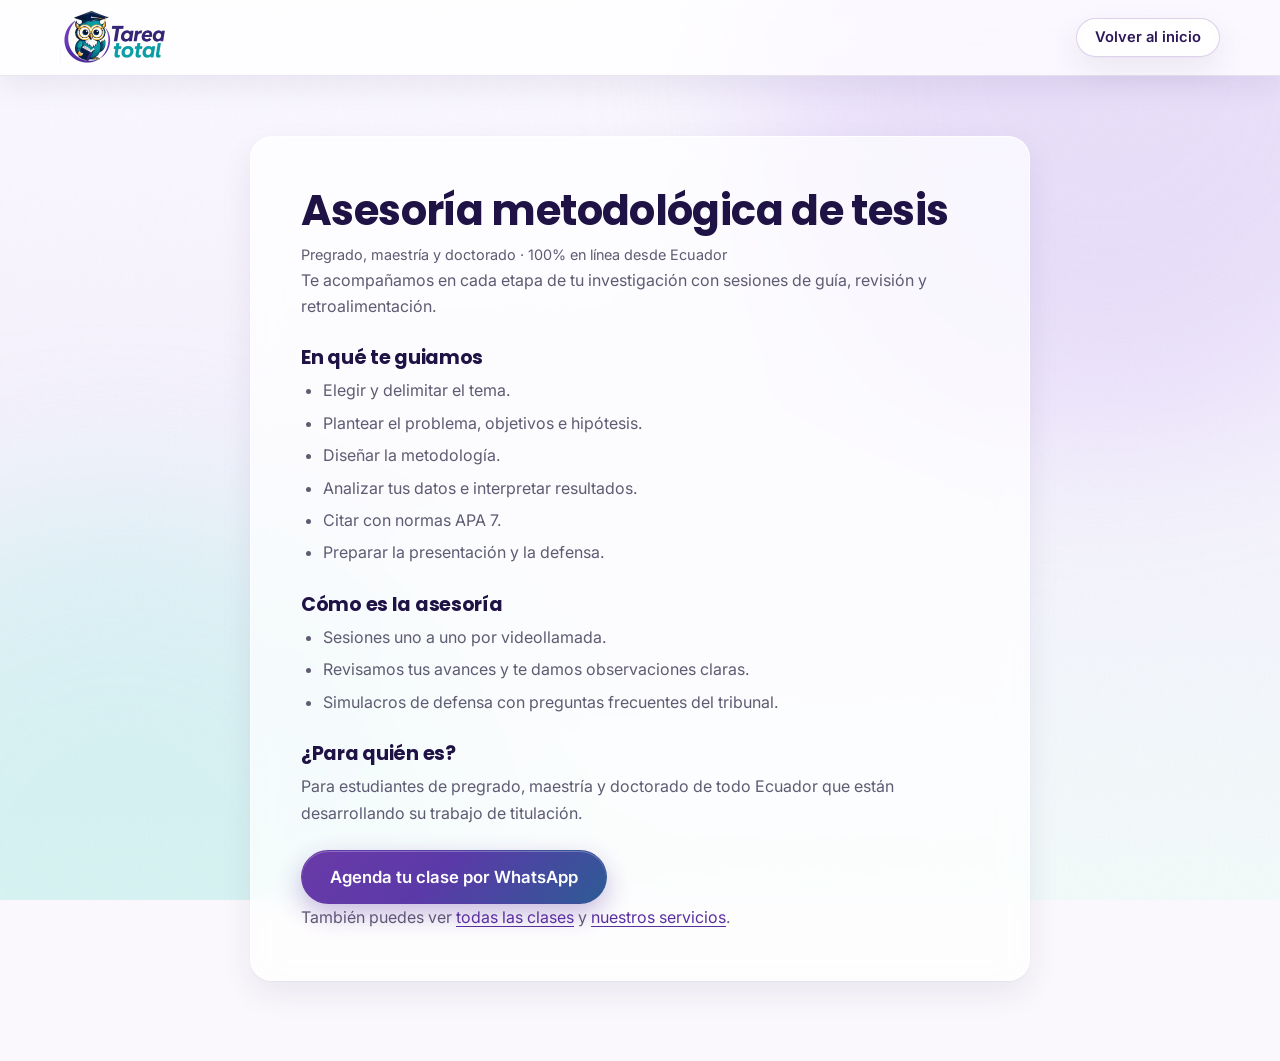
<file: asesoria-de-tesis.html>
<!DOCTYPE html>
<html lang="es">
<head>
  <meta charset="UTF-8">
  <meta name="viewport" content="width=device-width, initial-scale=1">
  <title>Asesoría metodológica de tesis en línea | Tarea Total Ecuador</title>
  <meta name="description" content="Asesoría metodológica de tesis de pregrado, maestría y doctorado: tema, metodología, análisis de datos, normas APA y preparación de la defensa.">
  <meta name="theme-color" content="#7848B5">
  <link rel="canonical" href="https://tareatotalec.com/asesoria-de-tesis.html">
  <link rel="icon" href="img/fotoperfil.jpg">
  <link rel="preconnect" href="https://fonts.googleapis.com">
  <link rel="preconnect" href="https://fonts.gstatic.com" crossorigin>
  <link href="https://fonts.googleapis.com/css2?family=Inter:wght@400;500;600&family=Poppins:wght@600;700;800&display=swap" rel="stylesheet">
  <link rel="stylesheet" href="css/styles.css">
  <script type="application/ld+json">{"@context": "https://schema.org", "@type": "Service", "name": "Asesoría metodológica de tesis", "areaServed": "Ecuador", "url": "https://tareatotalec.com/asesoria-de-tesis.html", "provider": {"@type": "Organization", "name": "Tarea Total", "url": "https://tareatotalec.com/"}}</script>
</head>
<body>
<div class="fx" aria-hidden="true">
  <div class="fx__aurora fx__aurora--a"></div>
  <div class="fx__aurora fx__aurora--b"></div>
  <div class="fx__noise"></div>
</div>

<header class="nav is-scrolled">
  <div class="container nav__inner">
    <a href="./" class="nav__logo" aria-label="Tarea Total, volver al inicio">
      <img src="img/logo.png" alt="Tarea Total" width="420" height="215">
    </a>
    <a class="btn btn--glass btn--sm" href="./">Volver al inicio</a>
  </div>
</header>

<main class="page">
  <div class="container">
    <article class="glass page__box">
      <h1>Asesoría metodológica de tesis</h1>
      <p class="page__date">Pregrado, maestría y doctorado · 100% en línea desde Ecuador</p>
      <p>Te acompañamos en cada etapa de tu investigación con sesiones de guía, revisión y retroalimentación.</p>

      <h2>En qué te guiamos</h2>
      <ul>
        <li>Elegir y delimitar el tema.</li>
        <li>Plantear el problema, objetivos e hipótesis.</li>
        <li>Diseñar la metodología.</li>
        <li>Analizar tus datos e interpretar resultados.</li>
        <li>Citar con normas APA 7.</li>
        <li>Preparar la presentación y la defensa.</li>
      </ul>

      <h2>Cómo es la asesoría</h2>
      <ul>
        <li>Sesiones uno a uno por videollamada.</li>
        <li>Revisamos tus avances y te damos observaciones claras.</li>
        <li>Simulacros de defensa con preguntas frecuentes del tribunal.</li>
      </ul>

      <h2>¿Para quién es?</h2>
      <p>Para estudiantes de pregrado, maestría y doctorado de todo Ecuador que están desarrollando su trabajo de titulación.</p>
      <p><a class="btn btn--primary btn--lg" href="https://wa.me/message/CJ7JGCPVLRFPI1" target="_blank" rel="noopener" data-loc="pagina-asesoria-de-tesis">Agenda tu clase por WhatsApp</a></p>
      <p>También puedes ver <a href="clases.html">todas las clases</a> y <a href="./#servicios">nuestros servicios</a>.</p>
    </article>
  </div>
</main>
<script>
  if (typeof window.gtag === 'function') window.gtag('config', 'AW-18491436536');
  document.addEventListener('click', function (e) {
    var a = e.target.closest && e.target.closest('a[href*="wa.me/"]');
    if (a && typeof window.gtag === 'function') {
      window.gtag('event', 'click_whatsapp', { ubicacion: a.getAttribute('data-loc') || 'otro' });
      window.gtag('event', 'conversion', { send_to: 'AW-18491436536/qaSnCPKjzZkdEPjbs_FE', value: 1.0, currency: 'USD' });
    }
  });
</script>
</body>
</html>
</file>
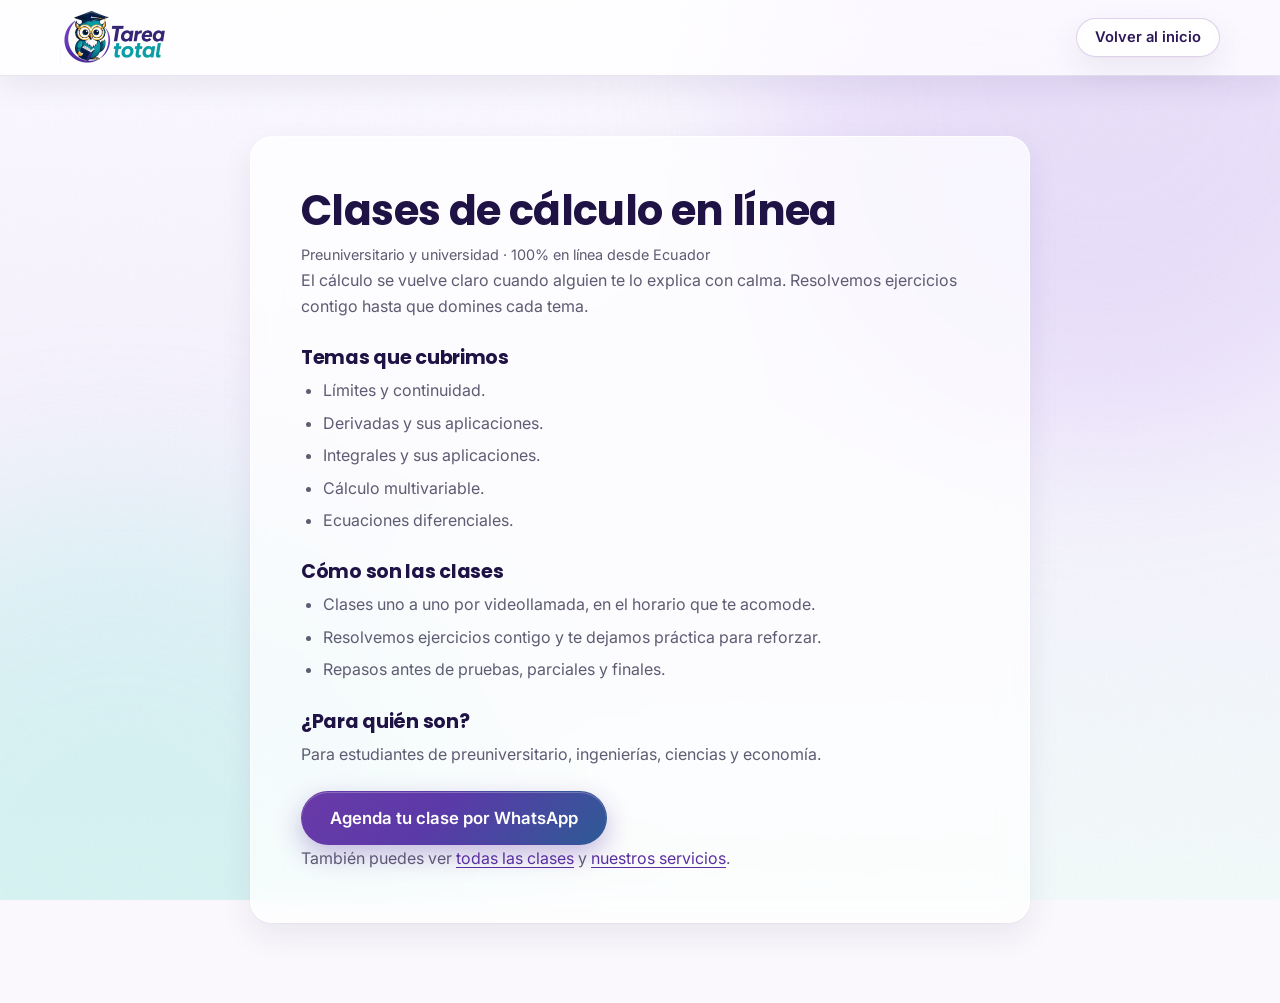
<file: clases-de-calculo.html>
<!DOCTYPE html>
<html lang="es">
<head>
  <meta charset="UTF-8">
  <meta name="viewport" content="width=device-width, initial-scale=1">
  <title>Clases de cálculo en línea | Tarea Total Ecuador</title>
  <meta name="description" content="Clases particulares de cálculo diferencial, integral y multivariable en línea para universidad. Ejercicios resueltos paso a paso. Ecuador.">
  <meta name="theme-color" content="#7848B5">
  <link rel="canonical" href="https://tareatotalec.com/clases-de-calculo.html">
  <link rel="icon" href="img/fotoperfil.jpg">
  <link rel="preconnect" href="https://fonts.googleapis.com">
  <link rel="preconnect" href="https://fonts.gstatic.com" crossorigin>
  <link href="https://fonts.googleapis.com/css2?family=Inter:wght@400;500;600&family=Poppins:wght@600;700;800&display=swap" rel="stylesheet">
  <link rel="stylesheet" href="css/styles.css">
  <script type="application/ld+json">{"@context": "https://schema.org", "@type": "Service", "name": "Clases de cálculo en línea", "areaServed": "Ecuador", "url": "https://tareatotalec.com/clases-de-calculo.html", "provider": {"@type": "Organization", "name": "Tarea Total", "url": "https://tareatotalec.com/"}}</script>
</head>
<body>
<div class="fx" aria-hidden="true">
  <div class="fx__aurora fx__aurora--a"></div>
  <div class="fx__aurora fx__aurora--b"></div>
  <div class="fx__noise"></div>
</div>

<header class="nav is-scrolled">
  <div class="container nav__inner">
    <a href="./" class="nav__logo" aria-label="Tarea Total, volver al inicio">
      <img src="img/logo.png" alt="Tarea Total" width="420" height="215">
    </a>
    <a class="btn btn--glass btn--sm" href="./">Volver al inicio</a>
  </div>
</header>

<main class="page">
  <div class="container">
    <article class="glass page__box">
      <h1>Clases de cálculo en línea</h1>
      <p class="page__date">Preuniversitario y universidad · 100% en línea desde Ecuador</p>
      <p>El cálculo se vuelve claro cuando alguien te lo explica con calma. Resolvemos ejercicios contigo hasta que domines cada tema.</p>

      <h2>Temas que cubrimos</h2>
      <ul>
        <li>Límites y continuidad.</li>
        <li>Derivadas y sus aplicaciones.</li>
        <li>Integrales y sus aplicaciones.</li>
        <li>Cálculo multivariable.</li>
        <li>Ecuaciones diferenciales.</li>
      </ul>

      <h2>Cómo son las clases</h2>
      <ul>
        <li>Clases uno a uno por videollamada, en el horario que te acomode.</li>
        <li>Resolvemos ejercicios contigo y te dejamos práctica para reforzar.</li>
        <li>Repasos antes de pruebas, parciales y finales.</li>
      </ul>

      <h2>¿Para quién son?</h2>
      <p>Para estudiantes de preuniversitario, ingenierías, ciencias y economía.</p>
      <p><a class="btn btn--primary btn--lg" href="https://wa.me/message/CJ7JGCPVLRFPI1" target="_blank" rel="noopener" data-loc="pagina-clases-de-calculo">Agenda tu clase por WhatsApp</a></p>
      <p>También puedes ver <a href="clases.html">todas las clases</a> y <a href="./#servicios">nuestros servicios</a>.</p>
    </article>
  </div>
</main>
<script>
  if (typeof window.gtag === 'function') window.gtag('config', 'AW-18491436536');
  document.addEventListener('click', function (e) {
    var a = e.target.closest && e.target.closest('a[href*="wa.me/"]');
    if (a && typeof window.gtag === 'function') {
      window.gtag('event', 'click_whatsapp', { ubicacion: a.getAttribute('data-loc') || 'otro' });
      window.gtag('event', 'conversion', { send_to: 'AW-18491436536/qaSnCPKjzZkdEPjbs_FE', value: 1.0, currency: 'USD' });
    }
  });
</script>
</body>
</html>
</file>
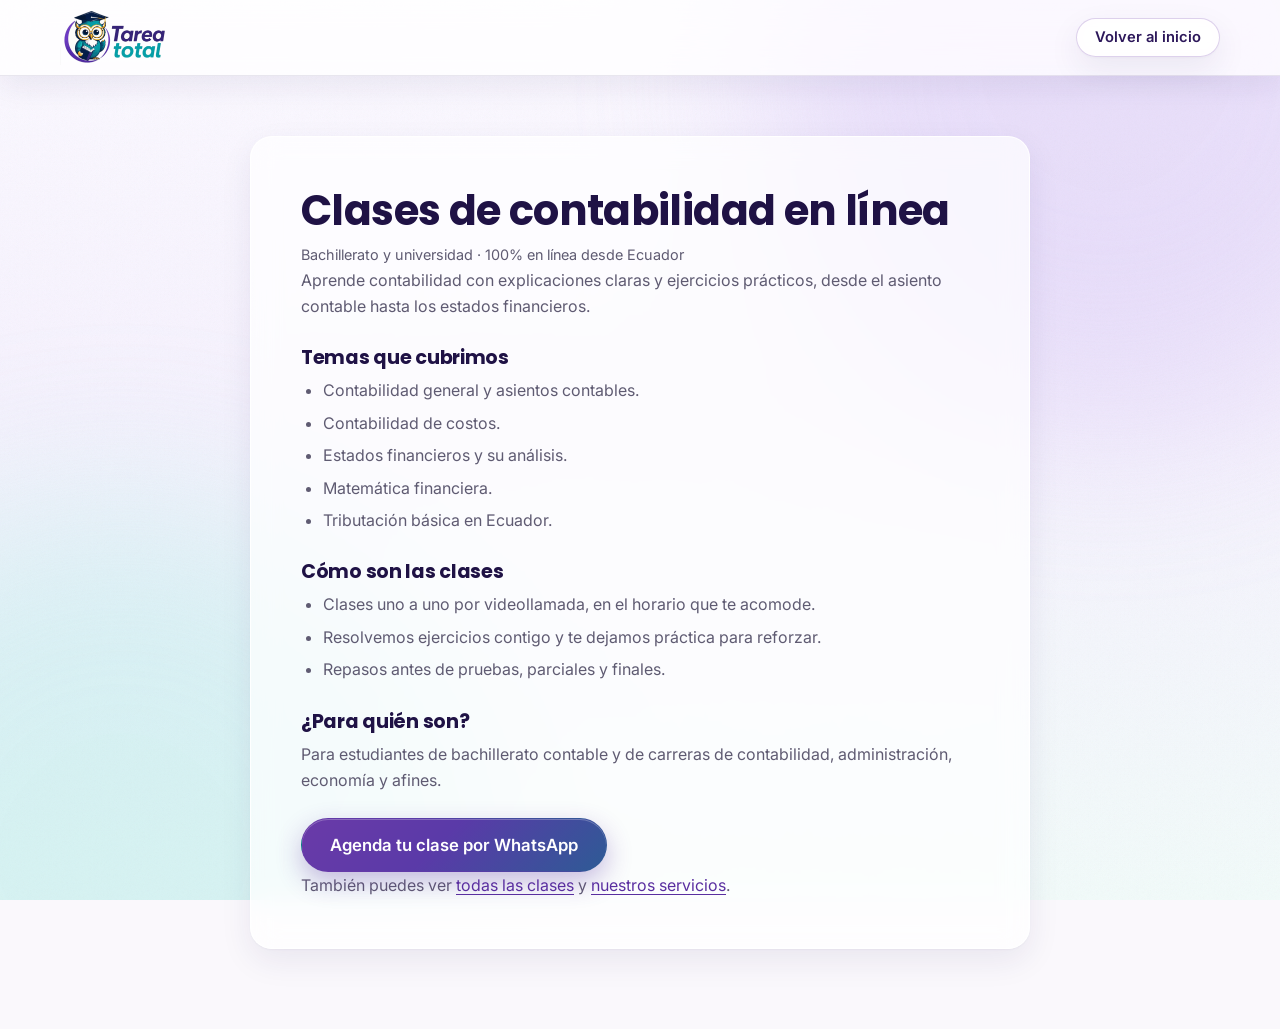
<file: clases-de-contabilidad.html>
<!DOCTYPE html>
<html lang="es">
<head>
  <meta charset="UTF-8">
  <meta name="viewport" content="width=device-width, initial-scale=1">
  <title>Clases de contabilidad en línea | Tarea Total Ecuador</title>
  <meta name="description" content="Clases particulares de contabilidad en línea: contabilidad general, de costos, estados financieros y finanzas. Para colegio y universidad en Ecuador.">
  <meta name="theme-color" content="#7848B5">
  <link rel="canonical" href="https://tareatotalec.com/clases-de-contabilidad.html">
  <link rel="icon" href="img/fotoperfil.jpg">
  <link rel="preconnect" href="https://fonts.googleapis.com">
  <link rel="preconnect" href="https://fonts.gstatic.com" crossorigin>
  <link href="https://fonts.googleapis.com/css2?family=Inter:wght@400;500;600&family=Poppins:wght@600;700;800&display=swap" rel="stylesheet">
  <link rel="stylesheet" href="css/styles.css">
  <script type="application/ld+json">{"@context": "https://schema.org", "@type": "Service", "name": "Clases de contabilidad en línea", "areaServed": "Ecuador", "url": "https://tareatotalec.com/clases-de-contabilidad.html", "provider": {"@type": "Organization", "name": "Tarea Total", "url": "https://tareatotalec.com/"}}</script>
</head>
<body>
<div class="fx" aria-hidden="true">
  <div class="fx__aurora fx__aurora--a"></div>
  <div class="fx__aurora fx__aurora--b"></div>
  <div class="fx__noise"></div>
</div>

<header class="nav is-scrolled">
  <div class="container nav__inner">
    <a href="./" class="nav__logo" aria-label="Tarea Total, volver al inicio">
      <img src="img/logo.png" alt="Tarea Total" width="420" height="215">
    </a>
    <a class="btn btn--glass btn--sm" href="./">Volver al inicio</a>
  </div>
</header>

<main class="page">
  <div class="container">
    <article class="glass page__box">
      <h1>Clases de contabilidad en línea</h1>
      <p class="page__date">Bachillerato y universidad · 100% en línea desde Ecuador</p>
      <p>Aprende contabilidad con explicaciones claras y ejercicios prácticos, desde el asiento contable hasta los estados financieros.</p>

      <h2>Temas que cubrimos</h2>
      <ul>
        <li>Contabilidad general y asientos contables.</li>
        <li>Contabilidad de costos.</li>
        <li>Estados financieros y su análisis.</li>
        <li>Matemática financiera.</li>
        <li>Tributación básica en Ecuador.</li>
      </ul>

      <h2>Cómo son las clases</h2>
      <ul>
        <li>Clases uno a uno por videollamada, en el horario que te acomode.</li>
        <li>Resolvemos ejercicios contigo y te dejamos práctica para reforzar.</li>
        <li>Repasos antes de pruebas, parciales y finales.</li>
      </ul>

      <h2>¿Para quién son?</h2>
      <p>Para estudiantes de bachillerato contable y de carreras de contabilidad, administración, economía y afines.</p>
      <p><a class="btn btn--primary btn--lg" href="https://wa.me/message/CJ7JGCPVLRFPI1" target="_blank" rel="noopener" data-loc="pagina-clases-de-contabilidad">Agenda tu clase por WhatsApp</a></p>
      <p>También puedes ver <a href="clases.html">todas las clases</a> y <a href="./#servicios">nuestros servicios</a>.</p>
    </article>
  </div>
</main>
<script>
  if (typeof window.gtag === 'function') window.gtag('config', 'AW-18491436536');
  document.addEventListener('click', function (e) {
    var a = e.target.closest && e.target.closest('a[href*="wa.me/"]');
    if (a && typeof window.gtag === 'function') {
      window.gtag('event', 'click_whatsapp', { ubicacion: a.getAttribute('data-loc') || 'otro' });
      window.gtag('event', 'conversion', { send_to: 'AW-18491436536/qaSnCPKjzZkdEPjbs_FE', value: 1.0, currency: 'USD' });
    }
  });
</script>
</body>
</html>
</file>
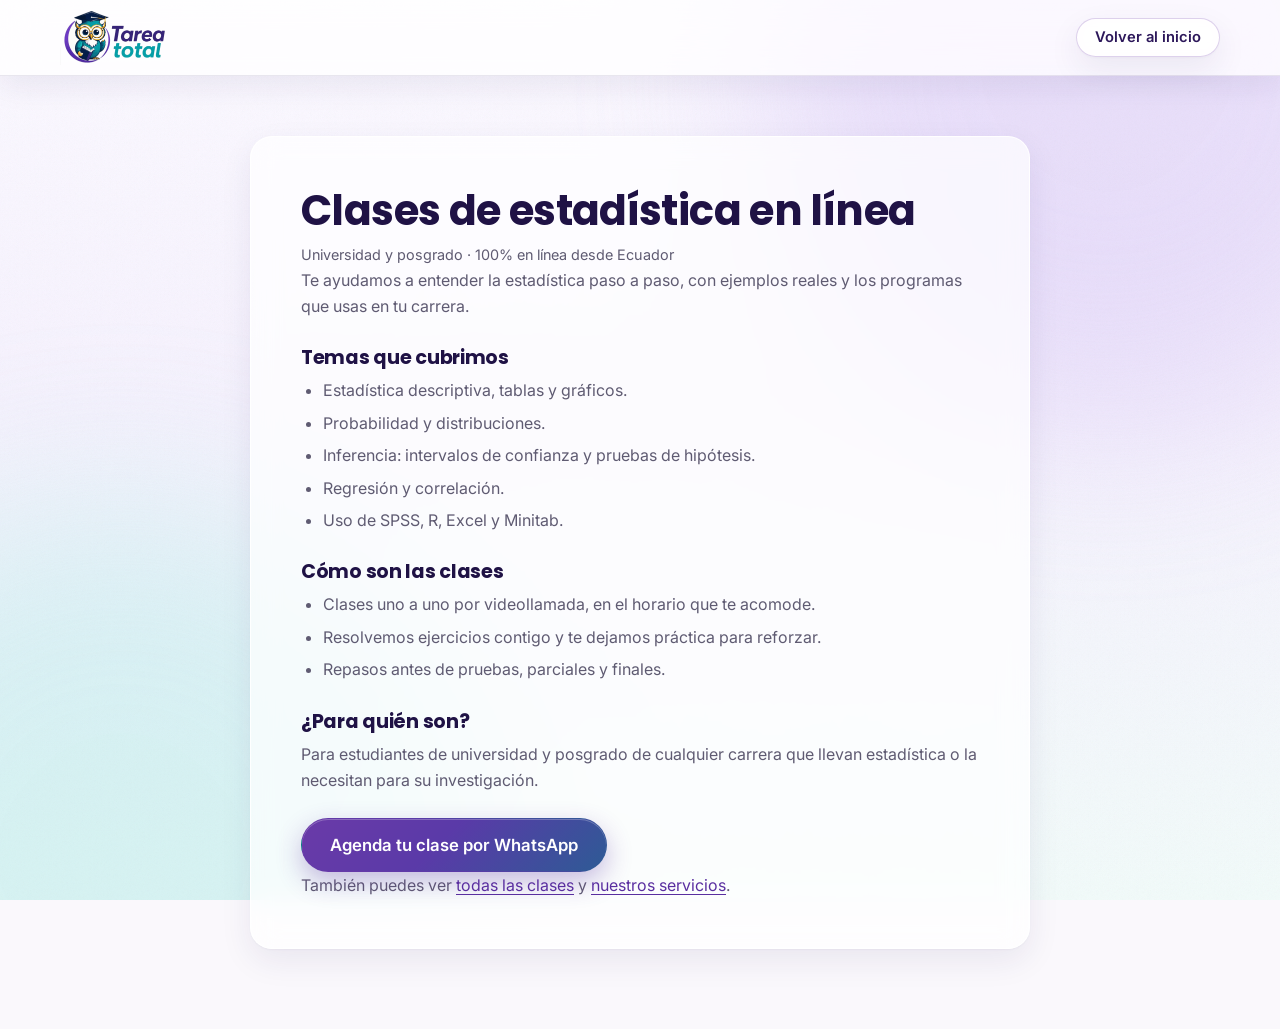
<file: clases-de-estadistica.html>
<!DOCTYPE html>
<html lang="es">
<head>
  <meta charset="UTF-8">
  <meta name="viewport" content="width=device-width, initial-scale=1">
  <title>Clases de estadística en línea | Tarea Total Ecuador</title>
  <meta name="description" content="Clases particulares de estadística y probabilidad en línea: descriptiva, inferencial, regresión, SPSS, R y Excel. Colegio y universidad en Ecuador.">
  <meta name="theme-color" content="#7848B5">
  <link rel="canonical" href="https://tareatotalec.com/clases-de-estadistica.html">
  <link rel="icon" href="img/fotoperfil.jpg">
  <link rel="preconnect" href="https://fonts.googleapis.com">
  <link rel="preconnect" href="https://fonts.gstatic.com" crossorigin>
  <link href="https://fonts.googleapis.com/css2?family=Inter:wght@400;500;600&family=Poppins:wght@600;700;800&display=swap" rel="stylesheet">
  <link rel="stylesheet" href="css/styles.css">
  <script type="application/ld+json">{"@context": "https://schema.org", "@type": "Service", "name": "Clases de estadística en línea", "areaServed": "Ecuador", "url": "https://tareatotalec.com/clases-de-estadistica.html", "provider": {"@type": "Organization", "name": "Tarea Total", "url": "https://tareatotalec.com/"}}</script>
</head>
<body>
<div class="fx" aria-hidden="true">
  <div class="fx__aurora fx__aurora--a"></div>
  <div class="fx__aurora fx__aurora--b"></div>
  <div class="fx__noise"></div>
</div>

<header class="nav is-scrolled">
  <div class="container nav__inner">
    <a href="./" class="nav__logo" aria-label="Tarea Total, volver al inicio">
      <img src="img/logo.png" alt="Tarea Total" width="420" height="215">
    </a>
    <a class="btn btn--glass btn--sm" href="./">Volver al inicio</a>
  </div>
</header>

<main class="page">
  <div class="container">
    <article class="glass page__box">
      <h1>Clases de estadística en línea</h1>
      <p class="page__date">Universidad y posgrado · 100% en línea desde Ecuador</p>
      <p>Te ayudamos a entender la estadística paso a paso, con ejemplos reales y los programas que usas en tu carrera.</p>

      <h2>Temas que cubrimos</h2>
      <ul>
        <li>Estadística descriptiva, tablas y gráficos.</li>
        <li>Probabilidad y distribuciones.</li>
        <li>Inferencia: intervalos de confianza y pruebas de hipótesis.</li>
        <li>Regresión y correlación.</li>
        <li>Uso de SPSS, R, Excel y Minitab.</li>
      </ul>

      <h2>Cómo son las clases</h2>
      <ul>
        <li>Clases uno a uno por videollamada, en el horario que te acomode.</li>
        <li>Resolvemos ejercicios contigo y te dejamos práctica para reforzar.</li>
        <li>Repasos antes de pruebas, parciales y finales.</li>
      </ul>

      <h2>¿Para quién son?</h2>
      <p>Para estudiantes de universidad y posgrado de cualquier carrera que llevan estadística o la necesitan para su investigación.</p>
      <p><a class="btn btn--primary btn--lg" href="https://wa.me/message/CJ7JGCPVLRFPI1" target="_blank" rel="noopener" data-loc="pagina-clases-de-estadistica">Agenda tu clase por WhatsApp</a></p>
      <p>También puedes ver <a href="clases.html">todas las clases</a> y <a href="./#servicios">nuestros servicios</a>.</p>
    </article>
  </div>
</main>
<script>
  if (typeof window.gtag === 'function') window.gtag('config', 'AW-18491436536');
  document.addEventListener('click', function (e) {
    var a = e.target.closest && e.target.closest('a[href*="wa.me/"]');
    if (a && typeof window.gtag === 'function') {
      window.gtag('event', 'click_whatsapp', { ubicacion: a.getAttribute('data-loc') || 'otro' });
      window.gtag('event', 'conversion', { send_to: 'AW-18491436536/qaSnCPKjzZkdEPjbs_FE', value: 1.0, currency: 'USD' });
    }
  });
</script>
</body>
</html>
</file>
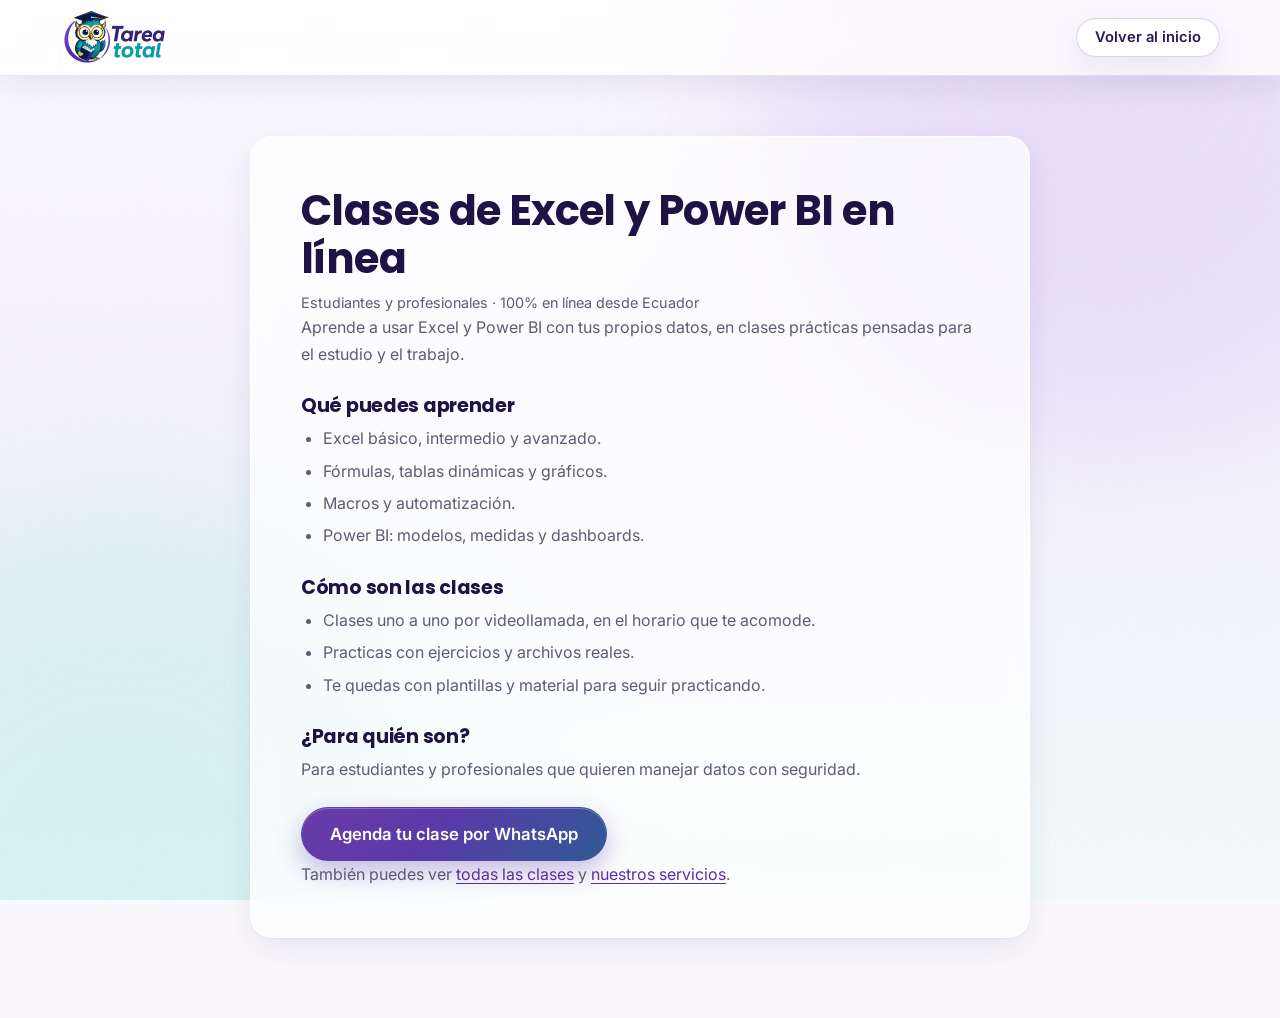
<file: clases-de-excel-y-power-bi.html>
<!DOCTYPE html>
<html lang="es">
<head>
  <meta charset="UTF-8">
  <meta name="viewport" content="width=device-width, initial-scale=1">
  <title>Clases de Excel y Power BI en línea | Tarea Total Ecuador</title>
  <meta name="description" content="Clases de Excel básico, intermedio y avanzado, tablas dinámicas, macros y Power BI en línea. Para estudiantes y profesionales en Ecuador.">
  <meta name="theme-color" content="#7848B5">
  <link rel="canonical" href="https://tareatotalec.com/clases-de-excel-y-power-bi.html">
  <link rel="icon" href="img/fotoperfil.jpg">
  <link rel="preconnect" href="https://fonts.googleapis.com">
  <link rel="preconnect" href="https://fonts.gstatic.com" crossorigin>
  <link href="https://fonts.googleapis.com/css2?family=Inter:wght@400;500;600&family=Poppins:wght@600;700;800&display=swap" rel="stylesheet">
  <link rel="stylesheet" href="css/styles.css">
  <script type="application/ld+json">{"@context": "https://schema.org", "@type": "Service", "name": "Clases de Excel y Power BI en línea", "areaServed": "Ecuador", "url": "https://tareatotalec.com/clases-de-excel-y-power-bi.html", "provider": {"@type": "Organization", "name": "Tarea Total", "url": "https://tareatotalec.com/"}}</script>
</head>
<body>
<div class="fx" aria-hidden="true">
  <div class="fx__aurora fx__aurora--a"></div>
  <div class="fx__aurora fx__aurora--b"></div>
  <div class="fx__noise"></div>
</div>

<header class="nav is-scrolled">
  <div class="container nav__inner">
    <a href="./" class="nav__logo" aria-label="Tarea Total, volver al inicio">
      <img src="img/logo.png" alt="Tarea Total" width="420" height="215">
    </a>
    <a class="btn btn--glass btn--sm" href="./">Volver al inicio</a>
  </div>
</header>

<main class="page">
  <div class="container">
    <article class="glass page__box">
      <h1>Clases de Excel y Power BI en línea</h1>
      <p class="page__date">Estudiantes y profesionales · 100% en línea desde Ecuador</p>
      <p>Aprende a usar Excel y Power BI con tus propios datos, en clases prácticas pensadas para el estudio y el trabajo.</p>

      <h2>Qué puedes aprender</h2>
      <ul>
        <li>Excel básico, intermedio y avanzado.</li>
        <li>Fórmulas, tablas dinámicas y gráficos.</li>
        <li>Macros y automatización.</li>
        <li>Power BI: modelos, medidas y dashboards.</li>
      </ul>

      <h2>Cómo son las clases</h2>
      <ul>
        <li>Clases uno a uno por videollamada, en el horario que te acomode.</li>
        <li>Practicas con ejercicios y archivos reales.</li>
        <li>Te quedas con plantillas y material para seguir practicando.</li>
      </ul>

      <h2>¿Para quién son?</h2>
      <p>Para estudiantes y profesionales que quieren manejar datos con seguridad.</p>
      <p><a class="btn btn--primary btn--lg" href="https://wa.me/message/CJ7JGCPVLRFPI1" target="_blank" rel="noopener" data-loc="pagina-clases-de-excel-y-power-bi">Agenda tu clase por WhatsApp</a></p>
      <p>También puedes ver <a href="clases.html">todas las clases</a> y <a href="./#servicios">nuestros servicios</a>.</p>
    </article>
  </div>
</main>
<script>
  if (typeof window.gtag === 'function') window.gtag('config', 'AW-18491436536');
  document.addEventListener('click', function (e) {
    var a = e.target.closest && e.target.closest('a[href*="wa.me/"]');
    if (a && typeof window.gtag === 'function') {
      window.gtag('event', 'click_whatsapp', { ubicacion: a.getAttribute('data-loc') || 'otro' });
      window.gtag('event', 'conversion', { send_to: 'AW-18491436536/qaSnCPKjzZkdEPjbs_FE', value: 1.0, currency: 'USD' });
    }
  });
</script>
</body>
</html>
</file>
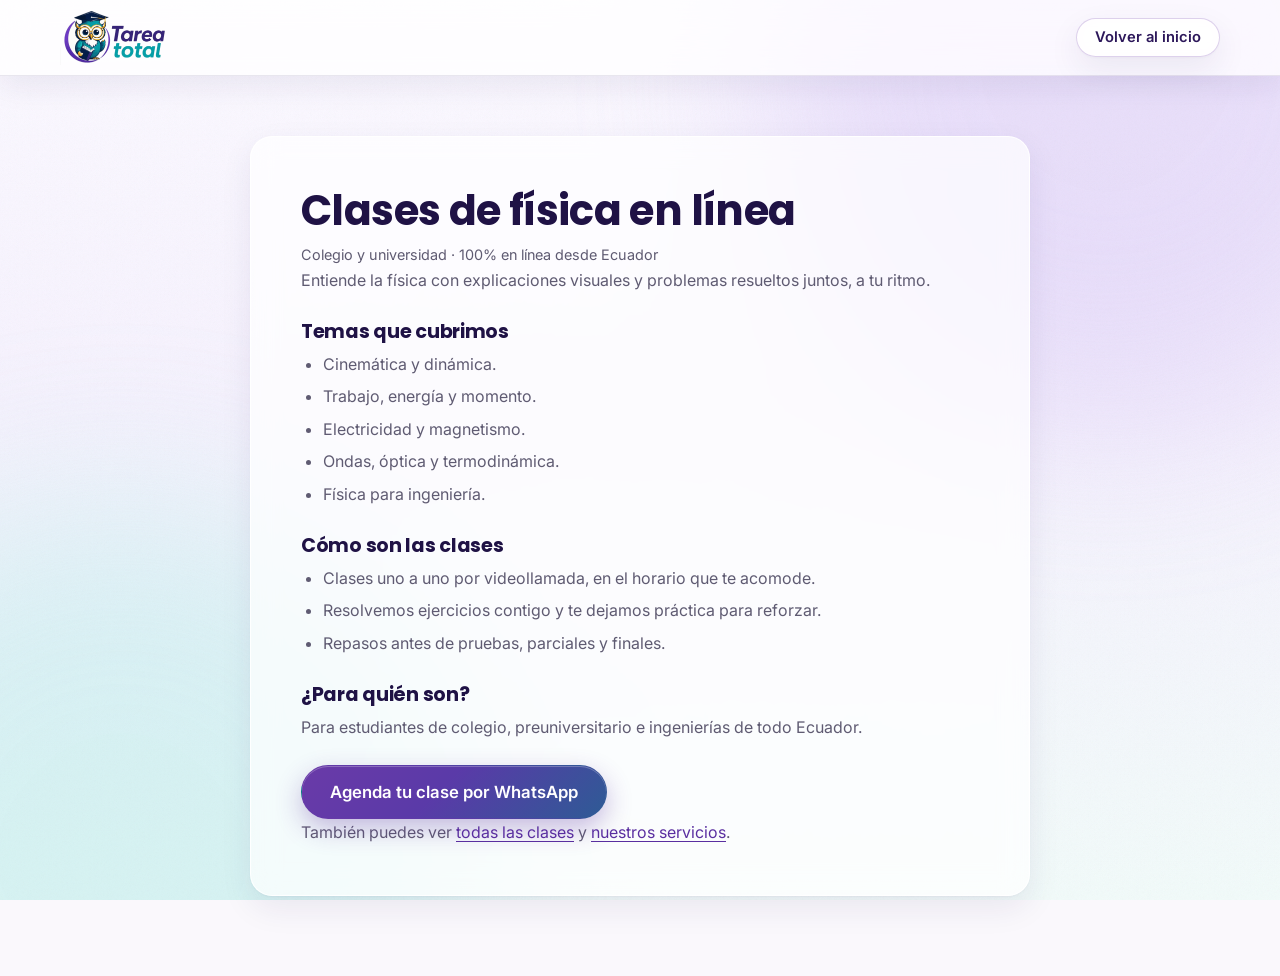
<file: clases-de-fisica.html>
<!DOCTYPE html>
<html lang="es">
<head>
  <meta charset="UTF-8">
  <meta name="viewport" content="width=device-width, initial-scale=1">
  <title>Clases de física en línea | Tarea Total Ecuador</title>
  <meta name="description" content="Clases particulares de física en línea para colegio y universidad: mecánica, electricidad, ondas y termodinámica, explicadas paso a paso.">
  <meta name="theme-color" content="#7848B5">
  <link rel="canonical" href="https://tareatotalec.com/clases-de-fisica.html">
  <link rel="icon" href="img/fotoperfil.jpg">
  <link rel="preconnect" href="https://fonts.googleapis.com">
  <link rel="preconnect" href="https://fonts.gstatic.com" crossorigin>
  <link href="https://fonts.googleapis.com/css2?family=Inter:wght@400;500;600&family=Poppins:wght@600;700;800&display=swap" rel="stylesheet">
  <link rel="stylesheet" href="css/styles.css">
  <script type="application/ld+json">{"@context": "https://schema.org", "@type": "Service", "name": "Clases de física en línea", "areaServed": "Ecuador", "url": "https://tareatotalec.com/clases-de-fisica.html", "provider": {"@type": "Organization", "name": "Tarea Total", "url": "https://tareatotalec.com/"}}</script>
</head>
<body>
<div class="fx" aria-hidden="true">
  <div class="fx__aurora fx__aurora--a"></div>
  <div class="fx__aurora fx__aurora--b"></div>
  <div class="fx__noise"></div>
</div>

<header class="nav is-scrolled">
  <div class="container nav__inner">
    <a href="./" class="nav__logo" aria-label="Tarea Total, volver al inicio">
      <img src="img/logo.png" alt="Tarea Total" width="420" height="215">
    </a>
    <a class="btn btn--glass btn--sm" href="./">Volver al inicio</a>
  </div>
</header>

<main class="page">
  <div class="container">
    <article class="glass page__box">
      <h1>Clases de física en línea</h1>
      <p class="page__date">Colegio y universidad · 100% en línea desde Ecuador</p>
      <p>Entiende la física con explicaciones visuales y problemas resueltos juntos, a tu ritmo.</p>

      <h2>Temas que cubrimos</h2>
      <ul>
        <li>Cinemática y dinámica.</li>
        <li>Trabajo, energía y momento.</li>
        <li>Electricidad y magnetismo.</li>
        <li>Ondas, óptica y termodinámica.</li>
        <li>Física para ingeniería.</li>
      </ul>

      <h2>Cómo son las clases</h2>
      <ul>
        <li>Clases uno a uno por videollamada, en el horario que te acomode.</li>
        <li>Resolvemos ejercicios contigo y te dejamos práctica para reforzar.</li>
        <li>Repasos antes de pruebas, parciales y finales.</li>
      </ul>

      <h2>¿Para quién son?</h2>
      <p>Para estudiantes de colegio, preuniversitario e ingenierías de todo Ecuador.</p>
      <p><a class="btn btn--primary btn--lg" href="https://wa.me/message/CJ7JGCPVLRFPI1" target="_blank" rel="noopener" data-loc="pagina-clases-de-fisica">Agenda tu clase por WhatsApp</a></p>
      <p>También puedes ver <a href="clases.html">todas las clases</a> y <a href="./#servicios">nuestros servicios</a>.</p>
    </article>
  </div>
</main>
<script>
  if (typeof window.gtag === 'function') window.gtag('config', 'AW-18491436536');
  document.addEventListener('click', function (e) {
    var a = e.target.closest && e.target.closest('a[href*="wa.me/"]');
    if (a && typeof window.gtag === 'function') {
      window.gtag('event', 'click_whatsapp', { ubicacion: a.getAttribute('data-loc') || 'otro' });
      window.gtag('event', 'conversion', { send_to: 'AW-18491436536/qaSnCPKjzZkdEPjbs_FE', value: 1.0, currency: 'USD' });
    }
  });
</script>
</body>
</html>
</file>
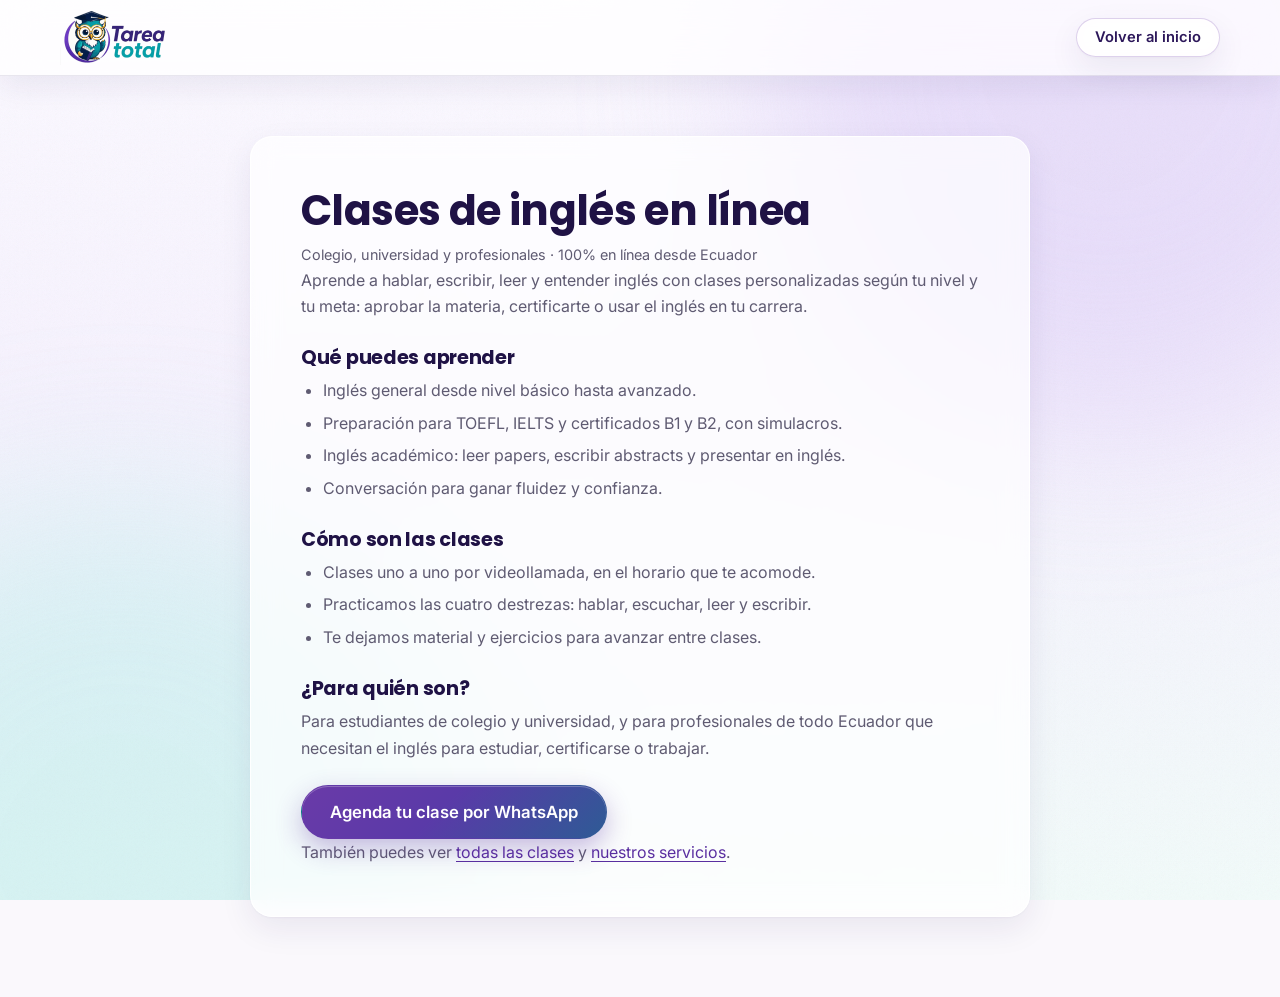
<file: clases-de-ingles.html>
<!DOCTYPE html>
<html lang="es">
<head>
  <meta charset="UTF-8">
  <meta name="viewport" content="width=device-width, initial-scale=1">
  <title>Clases de inglés en línea y TOEFL | Tarea Total Ecuador</title>
  <meta name="description" content="Clases de inglés en línea, inglés académico y preparación para TOEFL, IELTS y B1/B2 con práctica de las cuatro destrezas. Agenda por WhatsApp.">
  <meta name="theme-color" content="#7848B5">
  <link rel="canonical" href="https://tareatotalec.com/clases-de-ingles.html">
  <link rel="icon" href="img/fotoperfil.jpg">
  <link rel="preconnect" href="https://fonts.googleapis.com">
  <link rel="preconnect" href="https://fonts.gstatic.com" crossorigin>
  <link href="https://fonts.googleapis.com/css2?family=Inter:wght@400;500;600&family=Poppins:wght@600;700;800&display=swap" rel="stylesheet">
  <link rel="stylesheet" href="css/styles.css">
  <script type="application/ld+json">{"@context": "https://schema.org", "@type": "Service", "name": "Clases de inglés en línea", "areaServed": "Ecuador", "url": "https://tareatotalec.com/clases-de-ingles.html", "provider": {"@type": "Organization", "name": "Tarea Total", "url": "https://tareatotalec.com/"}}</script>
</head>
<body>
<div class="fx" aria-hidden="true">
  <div class="fx__aurora fx__aurora--a"></div>
  <div class="fx__aurora fx__aurora--b"></div>
  <div class="fx__noise"></div>
</div>

<header class="nav is-scrolled">
  <div class="container nav__inner">
    <a href="./" class="nav__logo" aria-label="Tarea Total, volver al inicio">
      <img src="img/logo.png" alt="Tarea Total" width="420" height="215">
    </a>
    <a class="btn btn--glass btn--sm" href="./">Volver al inicio</a>
  </div>
</header>

<main class="page">
  <div class="container">
    <article class="glass page__box">
      <h1>Clases de inglés en línea</h1>
      <p class="page__date">Colegio, universidad y profesionales · 100% en línea desde Ecuador</p>
      <p>Aprende a hablar, escribir, leer y entender inglés con clases personalizadas según tu nivel y tu meta: aprobar la materia, certificarte o usar el inglés en tu carrera.</p>

      <h2>Qué puedes aprender</h2>
      <ul>
        <li>Inglés general desde nivel básico hasta avanzado.</li>
        <li>Preparación para TOEFL, IELTS y certificados B1 y B2, con simulacros.</li>
        <li>Inglés académico: leer papers, escribir abstracts y presentar en inglés.</li>
        <li>Conversación para ganar fluidez y confianza.</li>
      </ul>

      <h2>Cómo son las clases</h2>
      <ul>
        <li>Clases uno a uno por videollamada, en el horario que te acomode.</li>
        <li>Practicamos las cuatro destrezas: hablar, escuchar, leer y escribir.</li>
        <li>Te dejamos material y ejercicios para avanzar entre clases.</li>
      </ul>

      <h2>¿Para quién son?</h2>
      <p>Para estudiantes de colegio y universidad, y para profesionales de todo Ecuador que necesitan el inglés para estudiar, certificarse o trabajar.</p>
      <p><a class="btn btn--primary btn--lg" href="https://wa.me/message/CJ7JGCPVLRFPI1" target="_blank" rel="noopener" data-loc="pagina-ingles">Agenda tu clase por WhatsApp</a></p>
      <p>También puedes ver <a href="clases.html">todas las clases</a> y <a href="./#servicios">nuestros servicios</a>.</p>
    </article>
  </div>
</main>
<script>
  if (typeof window.gtag === 'function') window.gtag('config', 'AW-18491436536');
  document.addEventListener('click', function (e) {
    var a = e.target.closest && e.target.closest('a[href*="wa.me/"]');
    if (a && typeof window.gtag === 'function') {
      window.gtag('event', 'click_whatsapp', { ubicacion: a.getAttribute('data-loc') || 'otro' });
      window.gtag('event', 'conversion', { send_to: 'AW-18491436536/qaSnCPKjzZkdEPjbs_FE', value: 1.0, currency: 'USD' });
    }
  });
</script>
</body>
</html>
</file>
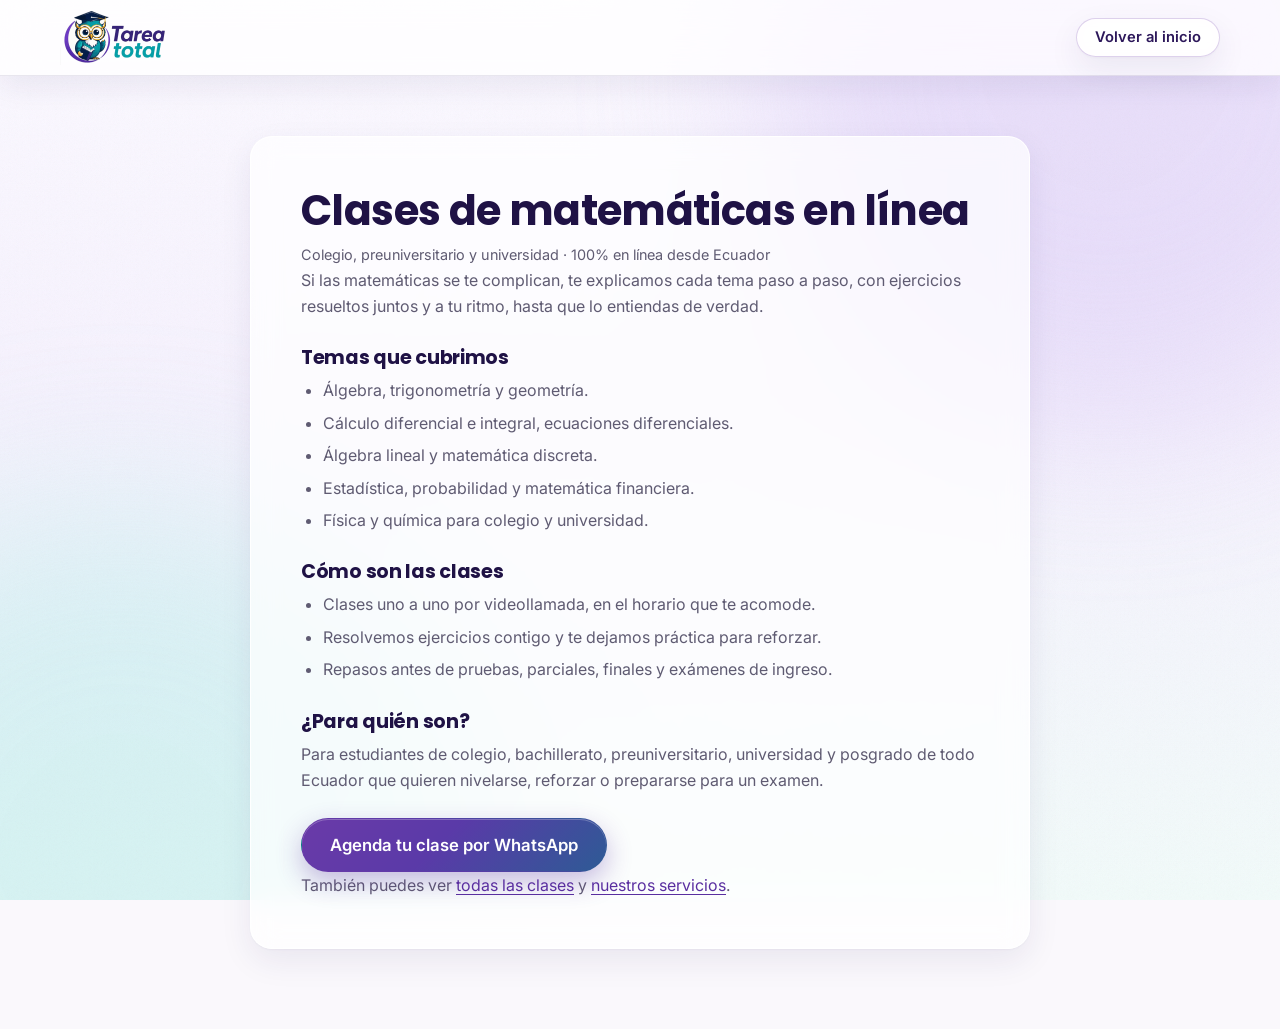
<file: clases-de-matematicas.html>
<!DOCTYPE html>
<html lang="es">
<head>
  <meta charset="UTF-8">
  <meta name="viewport" content="width=device-width, initial-scale=1">
  <title>Clases de matemáticas en línea | Tarea Total Ecuador</title>
  <meta name="description" content="Clases particulares de matemáticas, cálculo, álgebra, estadística y física en línea para colegio y universidad en Ecuador. Agenda por WhatsApp.">
  <meta name="theme-color" content="#7848B5">
  <link rel="canonical" href="https://tareatotalec.com/clases-de-matematicas.html">
  <link rel="icon" href="img/fotoperfil.jpg">
  <link rel="preconnect" href="https://fonts.googleapis.com">
  <link rel="preconnect" href="https://fonts.gstatic.com" crossorigin>
  <link href="https://fonts.googleapis.com/css2?family=Inter:wght@400;500;600&family=Poppins:wght@600;700;800&display=swap" rel="stylesheet">
  <link rel="stylesheet" href="css/styles.css">
  <script type="application/ld+json">{"@context": "https://schema.org", "@type": "Service", "name": "Clases de matemáticas en línea", "areaServed": "Ecuador", "url": "https://tareatotalec.com/clases-de-matematicas.html", "provider": {"@type": "Organization", "name": "Tarea Total", "url": "https://tareatotalec.com/"}}</script>
</head>
<body>
<div class="fx" aria-hidden="true">
  <div class="fx__aurora fx__aurora--a"></div>
  <div class="fx__aurora fx__aurora--b"></div>
  <div class="fx__noise"></div>
</div>

<header class="nav is-scrolled">
  <div class="container nav__inner">
    <a href="./" class="nav__logo" aria-label="Tarea Total, volver al inicio">
      <img src="img/logo.png" alt="Tarea Total" width="420" height="215">
    </a>
    <a class="btn btn--glass btn--sm" href="./">Volver al inicio</a>
  </div>
</header>

<main class="page">
  <div class="container">
    <article class="glass page__box">
      <h1>Clases de matemáticas en línea</h1>
      <p class="page__date">Colegio, preuniversitario y universidad · 100% en línea desde Ecuador</p>
      <p>Si las matemáticas se te complican, te explicamos cada tema paso a paso, con ejercicios resueltos juntos y a tu ritmo, hasta que lo entiendas de verdad.</p>

      <h2>Temas que cubrimos</h2>
      <ul>
        <li>Álgebra, trigonometría y geometría.</li>
        <li>Cálculo diferencial e integral, ecuaciones diferenciales.</li>
        <li>Álgebra lineal y matemática discreta.</li>
        <li>Estadística, probabilidad y matemática financiera.</li>
        <li>Física y química para colegio y universidad.</li>
      </ul>

      <h2>Cómo son las clases</h2>
      <ul>
        <li>Clases uno a uno por videollamada, en el horario que te acomode.</li>
        <li>Resolvemos ejercicios contigo y te dejamos práctica para reforzar.</li>
        <li>Repasos antes de pruebas, parciales, finales y exámenes de ingreso.</li>
      </ul>

      <h2>¿Para quién son?</h2>
      <p>Para estudiantes de colegio, bachillerato, preuniversitario, universidad y posgrado de todo Ecuador que quieren nivelarse, reforzar o prepararse para un examen.</p>
      <p><a class="btn btn--primary btn--lg" href="https://wa.me/message/CJ7JGCPVLRFPI1" target="_blank" rel="noopener" data-loc="pagina-matematicas">Agenda tu clase por WhatsApp</a></p>
      <p>También puedes ver <a href="clases.html">todas las clases</a> y <a href="./#servicios">nuestros servicios</a>.</p>
    </article>
  </div>
</main>
<script>
  if (typeof window.gtag === 'function') window.gtag('config', 'AW-18491436536');
  document.addEventListener('click', function (e) {
    var a = e.target.closest && e.target.closest('a[href*="wa.me/"]');
    if (a && typeof window.gtag === 'function') {
      window.gtag('event', 'click_whatsapp', { ubicacion: a.getAttribute('data-loc') || 'otro' });
      window.gtag('event', 'conversion', { send_to: 'AW-18491436536/qaSnCPKjzZkdEPjbs_FE', value: 1.0, currency: 'USD' });
    }
  });
</script>
</body>
</html>
</file>
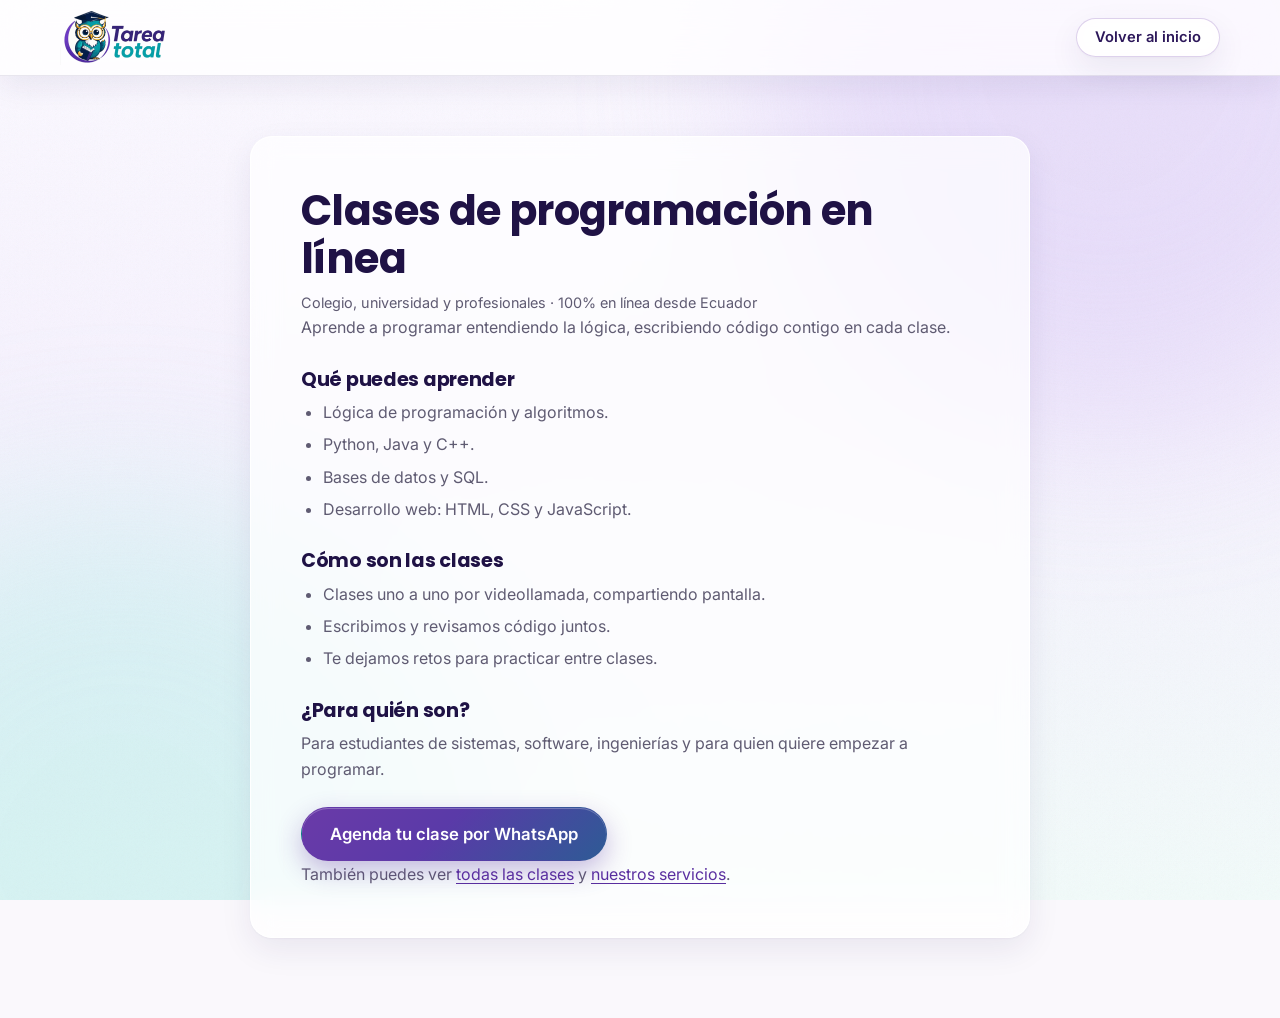
<file: clases-de-programacion.html>
<!DOCTYPE html>
<html lang="es">
<head>
  <meta charset="UTF-8">
  <meta name="viewport" content="width=device-width, initial-scale=1">
  <title>Clases de programación en línea | Tarea Total Ecuador</title>
  <meta name="description" content="Clases particulares de programación en línea: Python, Java, C++, bases de datos y desarrollo web, explicadas paso a paso. Ecuador.">
  <meta name="theme-color" content="#7848B5">
  <link rel="canonical" href="https://tareatotalec.com/clases-de-programacion.html">
  <link rel="icon" href="img/fotoperfil.jpg">
  <link rel="preconnect" href="https://fonts.googleapis.com">
  <link rel="preconnect" href="https://fonts.gstatic.com" crossorigin>
  <link href="https://fonts.googleapis.com/css2?family=Inter:wght@400;500;600&family=Poppins:wght@600;700;800&display=swap" rel="stylesheet">
  <link rel="stylesheet" href="css/styles.css">
  <script type="application/ld+json">{"@context": "https://schema.org", "@type": "Service", "name": "Clases de programación en línea", "areaServed": "Ecuador", "url": "https://tareatotalec.com/clases-de-programacion.html", "provider": {"@type": "Organization", "name": "Tarea Total", "url": "https://tareatotalec.com/"}}</script>
</head>
<body>
<div class="fx" aria-hidden="true">
  <div class="fx__aurora fx__aurora--a"></div>
  <div class="fx__aurora fx__aurora--b"></div>
  <div class="fx__noise"></div>
</div>

<header class="nav is-scrolled">
  <div class="container nav__inner">
    <a href="./" class="nav__logo" aria-label="Tarea Total, volver al inicio">
      <img src="img/logo.png" alt="Tarea Total" width="420" height="215">
    </a>
    <a class="btn btn--glass btn--sm" href="./">Volver al inicio</a>
  </div>
</header>

<main class="page">
  <div class="container">
    <article class="glass page__box">
      <h1>Clases de programación en línea</h1>
      <p class="page__date">Colegio, universidad y profesionales · 100% en línea desde Ecuador</p>
      <p>Aprende a programar entendiendo la lógica, escribiendo código contigo en cada clase.</p>

      <h2>Qué puedes aprender</h2>
      <ul>
        <li>Lógica de programación y algoritmos.</li>
        <li>Python, Java y C++.</li>
        <li>Bases de datos y SQL.</li>
        <li>Desarrollo web: HTML, CSS y JavaScript.</li>
      </ul>

      <h2>Cómo son las clases</h2>
      <ul>
        <li>Clases uno a uno por videollamada, compartiendo pantalla.</li>
        <li>Escribimos y revisamos código juntos.</li>
        <li>Te dejamos retos para practicar entre clases.</li>
      </ul>

      <h2>¿Para quién son?</h2>
      <p>Para estudiantes de sistemas, software, ingenierías y para quien quiere empezar a programar.</p>
      <p><a class="btn btn--primary btn--lg" href="https://wa.me/message/CJ7JGCPVLRFPI1" target="_blank" rel="noopener" data-loc="pagina-clases-de-programacion">Agenda tu clase por WhatsApp</a></p>
      <p>También puedes ver <a href="clases.html">todas las clases</a> y <a href="./#servicios">nuestros servicios</a>.</p>
    </article>
  </div>
</main>
<script>
  if (typeof window.gtag === 'function') window.gtag('config', 'AW-18491436536');
  document.addEventListener('click', function (e) {
    var a = e.target.closest && e.target.closest('a[href*="wa.me/"]');
    if (a && typeof window.gtag === 'function') {
      window.gtag('event', 'click_whatsapp', { ubicacion: a.getAttribute('data-loc') || 'otro' });
      window.gtag('event', 'conversion', { send_to: 'AW-18491436536/qaSnCPKjzZkdEPjbs_FE', value: 1.0, currency: 'USD' });
    }
  });
</script>
</body>
</html>
</file>
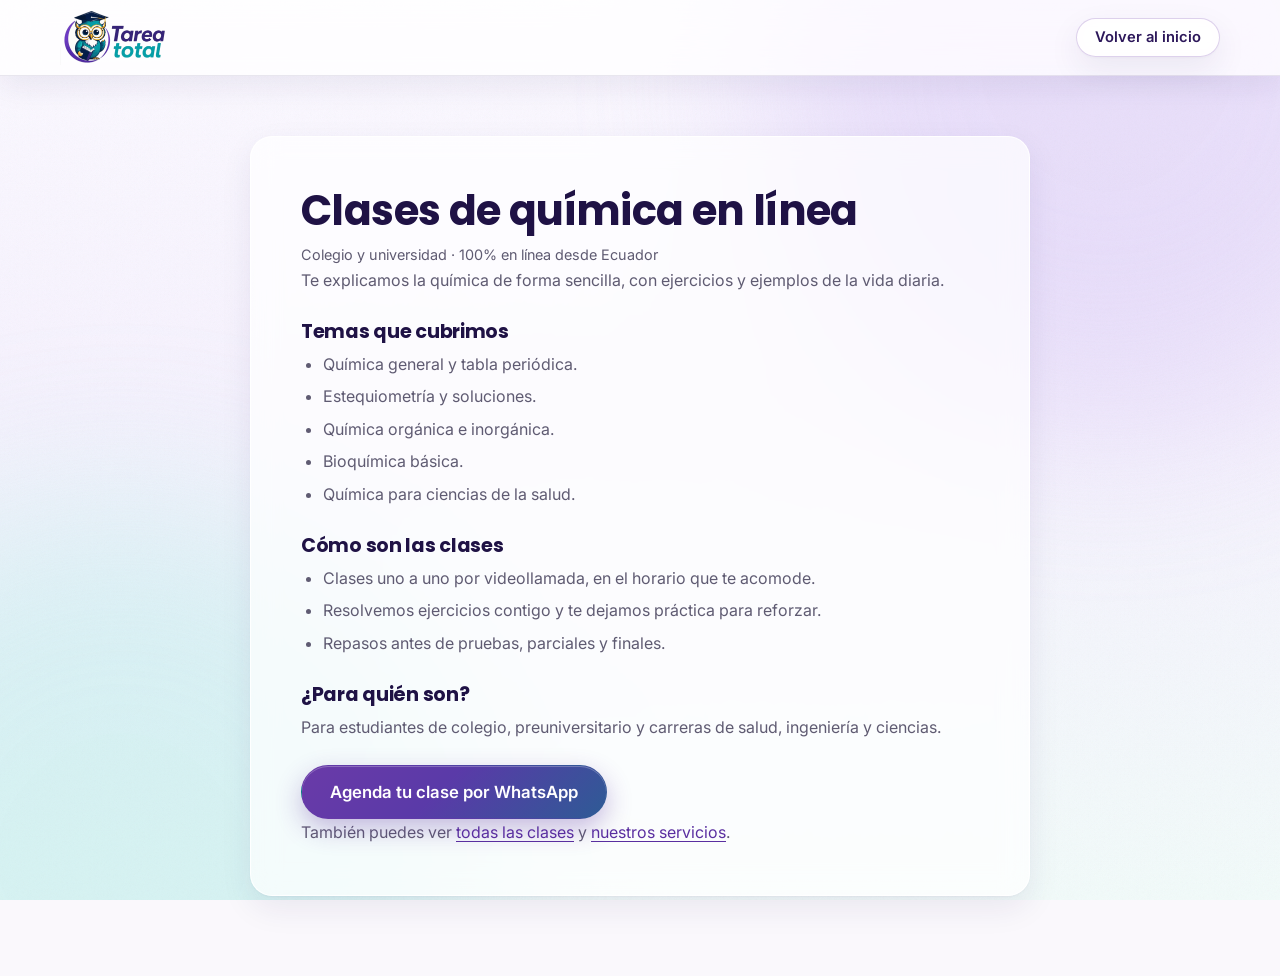
<file: clases-de-quimica.html>
<!DOCTYPE html>
<html lang="es">
<head>
  <meta charset="UTF-8">
  <meta name="viewport" content="width=device-width, initial-scale=1">
  <title>Clases de química en línea | Tarea Total Ecuador</title>
  <meta name="description" content="Clases particulares de química en línea: general, orgánica, inorgánica y estequiometría para colegio y universidad en Ecuador.">
  <meta name="theme-color" content="#7848B5">
  <link rel="canonical" href="https://tareatotalec.com/clases-de-quimica.html">
  <link rel="icon" href="img/fotoperfil.jpg">
  <link rel="preconnect" href="https://fonts.googleapis.com">
  <link rel="preconnect" href="https://fonts.gstatic.com" crossorigin>
  <link href="https://fonts.googleapis.com/css2?family=Inter:wght@400;500;600&family=Poppins:wght@600;700;800&display=swap" rel="stylesheet">
  <link rel="stylesheet" href="css/styles.css">
  <script type="application/ld+json">{"@context": "https://schema.org", "@type": "Service", "name": "Clases de química en línea", "areaServed": "Ecuador", "url": "https://tareatotalec.com/clases-de-quimica.html", "provider": {"@type": "Organization", "name": "Tarea Total", "url": "https://tareatotalec.com/"}}</script>
</head>
<body>
<div class="fx" aria-hidden="true">
  <div class="fx__aurora fx__aurora--a"></div>
  <div class="fx__aurora fx__aurora--b"></div>
  <div class="fx__noise"></div>
</div>

<header class="nav is-scrolled">
  <div class="container nav__inner">
    <a href="./" class="nav__logo" aria-label="Tarea Total, volver al inicio">
      <img src="img/logo.png" alt="Tarea Total" width="420" height="215">
    </a>
    <a class="btn btn--glass btn--sm" href="./">Volver al inicio</a>
  </div>
</header>

<main class="page">
  <div class="container">
    <article class="glass page__box">
      <h1>Clases de química en línea</h1>
      <p class="page__date">Colegio y universidad · 100% en línea desde Ecuador</p>
      <p>Te explicamos la química de forma sencilla, con ejercicios y ejemplos de la vida diaria.</p>

      <h2>Temas que cubrimos</h2>
      <ul>
        <li>Química general y tabla periódica.</li>
        <li>Estequiometría y soluciones.</li>
        <li>Química orgánica e inorgánica.</li>
        <li>Bioquímica básica.</li>
        <li>Química para ciencias de la salud.</li>
      </ul>

      <h2>Cómo son las clases</h2>
      <ul>
        <li>Clases uno a uno por videollamada, en el horario que te acomode.</li>
        <li>Resolvemos ejercicios contigo y te dejamos práctica para reforzar.</li>
        <li>Repasos antes de pruebas, parciales y finales.</li>
      </ul>

      <h2>¿Para quién son?</h2>
      <p>Para estudiantes de colegio, preuniversitario y carreras de salud, ingeniería y ciencias.</p>
      <p><a class="btn btn--primary btn--lg" href="https://wa.me/message/CJ7JGCPVLRFPI1" target="_blank" rel="noopener" data-loc="pagina-clases-de-quimica">Agenda tu clase por WhatsApp</a></p>
      <p>También puedes ver <a href="clases.html">todas las clases</a> y <a href="./#servicios">nuestros servicios</a>.</p>
    </article>
  </div>
</main>
<script>
  if (typeof window.gtag === 'function') window.gtag('config', 'AW-18491436536');
  document.addEventListener('click', function (e) {
    var a = e.target.closest && e.target.closest('a[href*="wa.me/"]');
    if (a && typeof window.gtag === 'function') {
      window.gtag('event', 'click_whatsapp', { ubicacion: a.getAttribute('data-loc') || 'otro' });
      window.gtag('event', 'conversion', { send_to: 'AW-18491436536/qaSnCPKjzZkdEPjbs_FE', value: 1.0, currency: 'USD' });
    }
  });
</script>
</body>
</html>
</file>
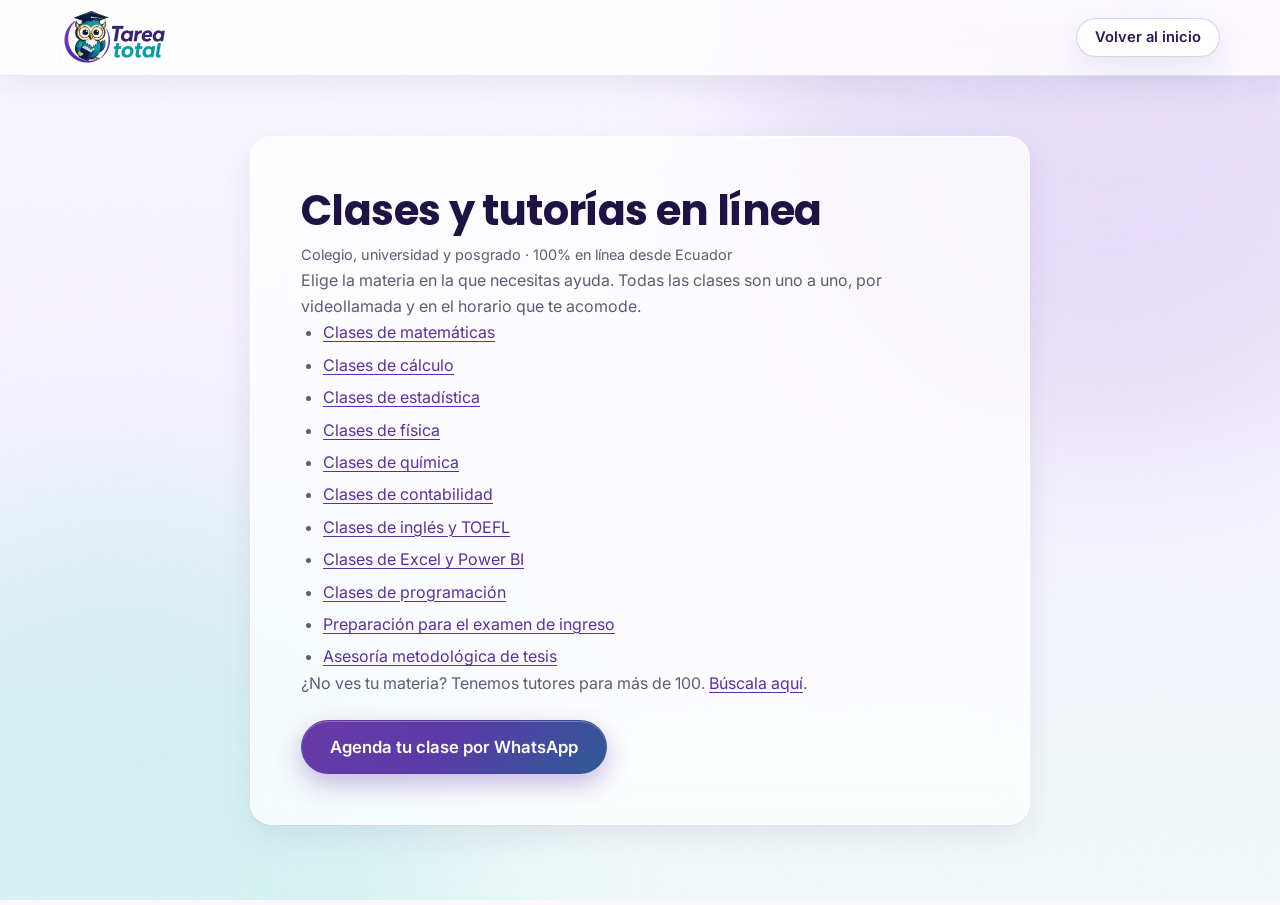
<file: clases.html>
<!DOCTYPE html>
<html lang="es">
<head>
  <meta charset="UTF-8">
  <meta name="viewport" content="width=device-width, initial-scale=1">
  <title>Clases y tutorías en línea por materia | Tarea Total Ecuador</title>
  <meta name="description" content="Clases particulares en línea de matemáticas, cálculo, estadística, física, química, contabilidad, inglés, Excel, programación y asesoría de tesis en Ecuador.">
  <meta name="theme-color" content="#7848B5">
  <link rel="canonical" href="https://tareatotalec.com/clases.html">
  <link rel="icon" href="img/fotoperfil.jpg">
  <link rel="preconnect" href="https://fonts.googleapis.com">
  <link rel="preconnect" href="https://fonts.gstatic.com" crossorigin>
  <link href="https://fonts.googleapis.com/css2?family=Inter:wght@400;500;600&family=Poppins:wght@600;700;800&display=swap" rel="stylesheet">
  <link rel="stylesheet" href="css/styles.css">
  <script type="application/ld+json">{"@context": "https://schema.org", "@type": "ItemList", "itemListElement": [{"@type": "ListItem", "position": 1, "url": "https://tareatotalec.com/clases-de-matematicas.html", "name": "Clases de matemáticas"}, {"@type": "ListItem", "position": 2, "url": "https://tareatotalec.com/clases-de-calculo.html", "name": "Clases de cálculo"}, {"@type": "ListItem", "position": 3, "url": "https://tareatotalec.com/clases-de-estadistica.html", "name": "Clases de estadística"}, {"@type": "ListItem", "position": 4, "url": "https://tareatotalec.com/clases-de-fisica.html", "name": "Clases de física"}, {"@type": "ListItem", "position": 5, "url": "https://tareatotalec.com/clases-de-quimica.html", "name": "Clases de química"}, {"@type": "ListItem", "position": 6, "url": "https://tareatotalec.com/clases-de-contabilidad.html", "name": "Clases de contabilidad"}, {"@type": "ListItem", "position": 7, "url": "https://tareatotalec.com/clases-de-ingles.html", "name": "Clases de inglés y TOEFL"}, {"@type": "ListItem", "position": 8, "url": "https://tareatotalec.com/clases-de-excel-y-power-bi.html", "name": "Clases de Excel y Power BI"}, {"@type": "ListItem", "position": 9, "url": "https://tareatotalec.com/clases-de-programacion.html", "name": "Clases de programación"}, {"@type": "ListItem", "position": 10, "url": "https://tareatotalec.com/preparacion-examen-de-ingreso.html", "name": "Preparación para el examen de ingreso"}, {"@type": "ListItem", "position": 11, "url": "https://tareatotalec.com/asesoria-de-tesis.html", "name": "Asesoría metodológica de tesis"}]}</script>
</head>
<body>
<div class="fx" aria-hidden="true">
  <div class="fx__aurora fx__aurora--a"></div>
  <div class="fx__aurora fx__aurora--b"></div>
  <div class="fx__noise"></div>
</div>

<header class="nav is-scrolled">
  <div class="container nav__inner">
    <a href="./" class="nav__logo" aria-label="Tarea Total, volver al inicio">
      <img src="img/logo.png" alt="Tarea Total" width="420" height="215">
    </a>
    <a class="btn btn--glass btn--sm" href="./">Volver al inicio</a>
  </div>
</header>

<main class="page">
  <div class="container">
    <article class="glass page__box">
      <h1>Clases y tutorías en línea</h1>
      <p class="page__date">Colegio, universidad y posgrado · 100% en línea desde Ecuador</p>
      <p>Elige la materia en la que necesitas ayuda. Todas las clases son uno a uno, por videollamada y en el horario que te acomode.</p>
      <ul>
        <li><a href="clases-de-matematicas.html">Clases de matemáticas</a></li>
        <li><a href="clases-de-calculo.html">Clases de cálculo</a></li>
        <li><a href="clases-de-estadistica.html">Clases de estadística</a></li>
        <li><a href="clases-de-fisica.html">Clases de física</a></li>
        <li><a href="clases-de-quimica.html">Clases de química</a></li>
        <li><a href="clases-de-contabilidad.html">Clases de contabilidad</a></li>
        <li><a href="clases-de-ingles.html">Clases de inglés y TOEFL</a></li>
        <li><a href="clases-de-excel-y-power-bi.html">Clases de Excel y Power BI</a></li>
        <li><a href="clases-de-programacion.html">Clases de programación</a></li>
        <li><a href="preparacion-examen-de-ingreso.html">Preparación para el examen de ingreso</a></li>
        <li><a href="asesoria-de-tesis.html">Asesoría metodológica de tesis</a></li>
      </ul>
      <p>¿No ves tu materia? Tenemos tutores para más de 100. <a href="./#materias">Búscala aquí</a>.</p>
      <p><a class="btn btn--primary btn--lg" href="https://wa.me/message/CJ7JGCPVLRFPI1" target="_blank" rel="noopener" data-loc="pagina-clases">Agenda tu clase por WhatsApp</a></p>
    </article>
  </div>
</main>
<script>
  if (typeof window.gtag === 'function') window.gtag('config', 'AW-18491436536');
  document.addEventListener('click', function (e) {
    var a = e.target.closest && e.target.closest('a[href*="wa.me/"]');
    if (a && typeof window.gtag === 'function') {
      window.gtag('event', 'click_whatsapp', { ubicacion: a.getAttribute('data-loc') || 'otro' });
      window.gtag('event', 'conversion', { send_to: 'AW-18491436536/qaSnCPKjzZkdEPjbs_FE', value: 1.0, currency: 'USD' });
    }
  });
</script>
</body>
</html>
</file>
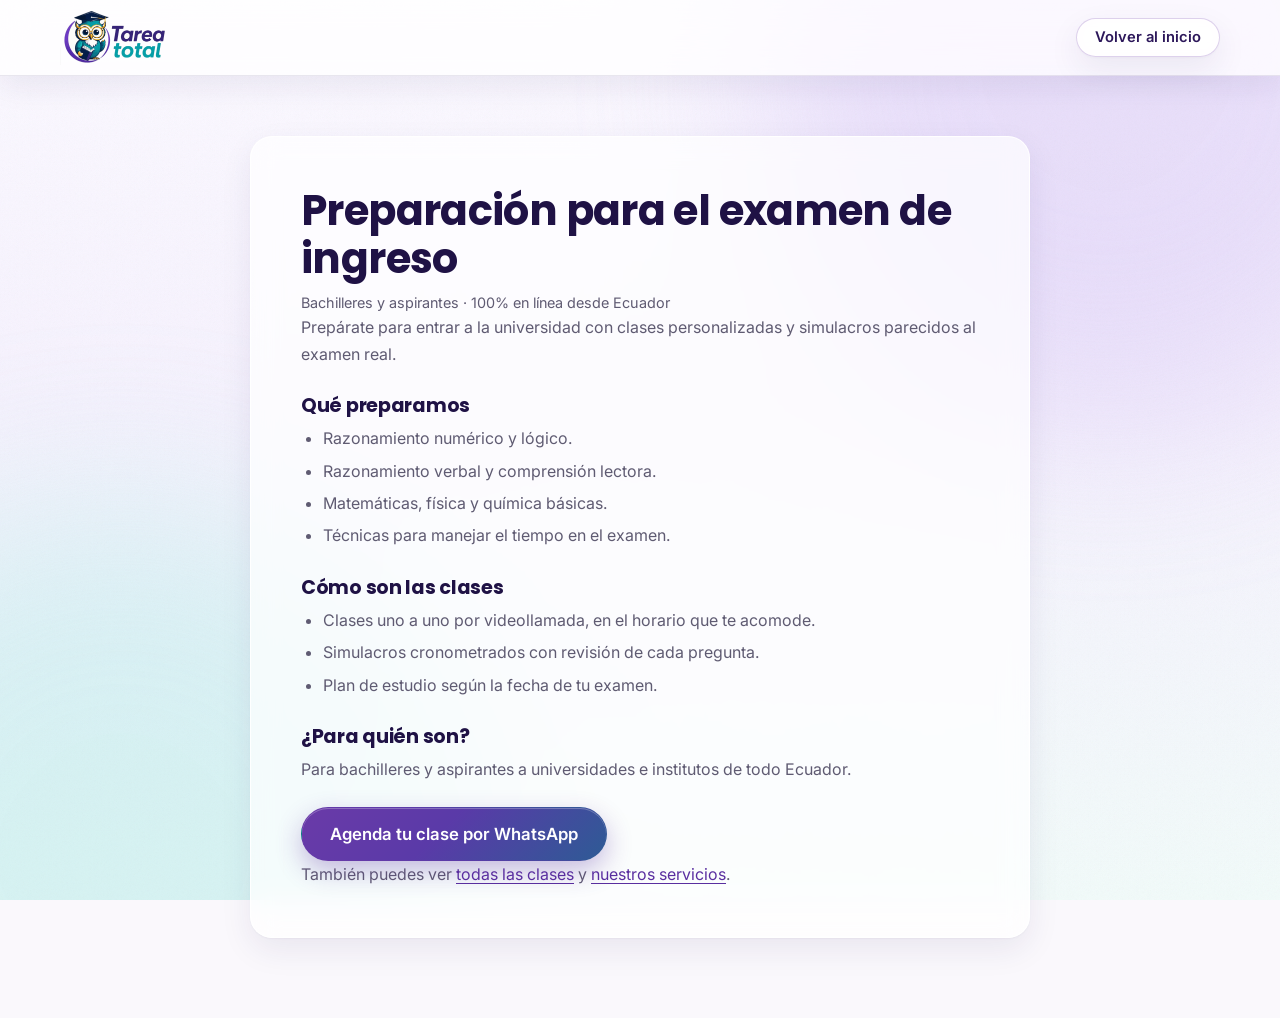
<file: preparacion-examen-de-ingreso.html>
<!DOCTYPE html>
<html lang="es">
<head>
  <meta charset="UTF-8">
  <meta name="viewport" content="width=device-width, initial-scale=1">
  <title>Preparación para el examen de ingreso | Tarea Total Ecuador</title>
  <meta name="description" content="Curso de preparación en línea para el examen de ingreso a la universidad: razonamiento, matemáticas y lenguaje, con simulacros.">
  <meta name="theme-color" content="#7848B5">
  <link rel="canonical" href="https://tareatotalec.com/preparacion-examen-de-ingreso.html">
  <link rel="icon" href="img/fotoperfil.jpg">
  <link rel="preconnect" href="https://fonts.googleapis.com">
  <link rel="preconnect" href="https://fonts.gstatic.com" crossorigin>
  <link href="https://fonts.googleapis.com/css2?family=Inter:wght@400;500;600&family=Poppins:wght@600;700;800&display=swap" rel="stylesheet">
  <link rel="stylesheet" href="css/styles.css">
  <script type="application/ld+json">{"@context": "https://schema.org", "@type": "Service", "name": "Preparación para el examen de ingreso", "areaServed": "Ecuador", "url": "https://tareatotalec.com/preparacion-examen-de-ingreso.html", "provider": {"@type": "Organization", "name": "Tarea Total", "url": "https://tareatotalec.com/"}}</script>
</head>
<body>
<div class="fx" aria-hidden="true">
  <div class="fx__aurora fx__aurora--a"></div>
  <div class="fx__aurora fx__aurora--b"></div>
  <div class="fx__noise"></div>
</div>

<header class="nav is-scrolled">
  <div class="container nav__inner">
    <a href="./" class="nav__logo" aria-label="Tarea Total, volver al inicio">
      <img src="img/logo.png" alt="Tarea Total" width="420" height="215">
    </a>
    <a class="btn btn--glass btn--sm" href="./">Volver al inicio</a>
  </div>
</header>

<main class="page">
  <div class="container">
    <article class="glass page__box">
      <h1>Preparación para el examen de ingreso</h1>
      <p class="page__date">Bachilleres y aspirantes · 100% en línea desde Ecuador</p>
      <p>Prepárate para entrar a la universidad con clases personalizadas y simulacros parecidos al examen real.</p>

      <h2>Qué preparamos</h2>
      <ul>
        <li>Razonamiento numérico y lógico.</li>
        <li>Razonamiento verbal y comprensión lectora.</li>
        <li>Matemáticas, física y química básicas.</li>
        <li>Técnicas para manejar el tiempo en el examen.</li>
      </ul>

      <h2>Cómo son las clases</h2>
      <ul>
        <li>Clases uno a uno por videollamada, en el horario que te acomode.</li>
        <li>Simulacros cronometrados con revisión de cada pregunta.</li>
        <li>Plan de estudio según la fecha de tu examen.</li>
      </ul>

      <h2>¿Para quién son?</h2>
      <p>Para bachilleres y aspirantes a universidades e institutos de todo Ecuador.</p>
      <p><a class="btn btn--primary btn--lg" href="https://wa.me/message/CJ7JGCPVLRFPI1" target="_blank" rel="noopener" data-loc="pagina-preparacion-examen-de-ingreso">Agenda tu clase por WhatsApp</a></p>
      <p>También puedes ver <a href="clases.html">todas las clases</a> y <a href="./#servicios">nuestros servicios</a>.</p>
    </article>
  </div>
</main>
<script>
  if (typeof window.gtag === 'function') window.gtag('config', 'AW-18491436536');
  document.addEventListener('click', function (e) {
    var a = e.target.closest && e.target.closest('a[href*="wa.me/"]');
    if (a && typeof window.gtag === 'function') {
      window.gtag('event', 'click_whatsapp', { ubicacion: a.getAttribute('data-loc') || 'otro' });
      window.gtag('event', 'conversion', { send_to: 'AW-18491436536/qaSnCPKjzZkdEPjbs_FE', value: 1.0, currency: 'USD' });
    }
  });
</script>
</body>
</html>
</file>
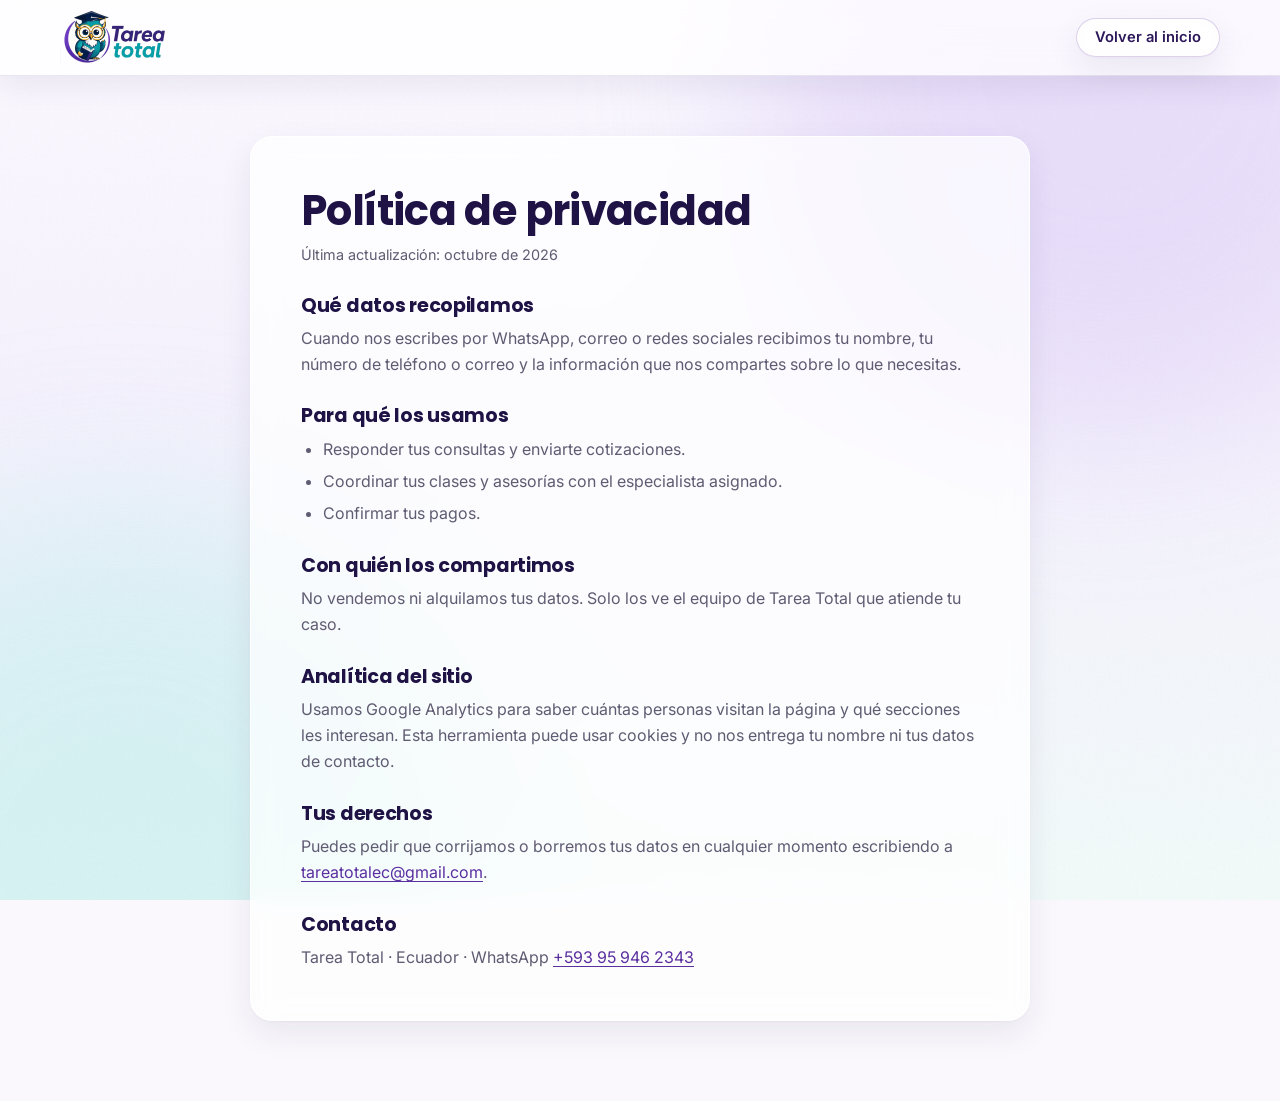
<file: privacidad.html>
<!DOCTYPE html>
<html lang="es">
<head>
  <meta charset="UTF-8">
  <meta name="viewport" content="width=device-width, initial-scale=1">
  <title>Política de privacidad | Tarea Total</title>
  <meta name="description" content="Cómo Tarea Total recopila, usa y protege tus datos de contacto cuando nos escribes por WhatsApp, correo o redes sociales.">
  <meta name="theme-color" content="#7848B5">
  <link rel="canonical" href="https://tareatotalec.com/privacidad.html">
  <link rel="icon" href="img/fotoperfil.jpg">
  <link rel="preconnect" href="https://fonts.googleapis.com">
  <link rel="preconnect" href="https://fonts.gstatic.com" crossorigin>
  <link href="https://fonts.googleapis.com/css2?family=Inter:wght@400;500;600&family=Poppins:wght@600;700;800&display=swap" rel="stylesheet">
  <link rel="stylesheet" href="css/styles.css">
</head>
<body>
<div class="fx" aria-hidden="true">
  <div class="fx__aurora fx__aurora--a"></div>
  <div class="fx__aurora fx__aurora--b"></div>
  <div class="fx__noise"></div>
</div>

<header class="nav is-scrolled">
  <div class="container nav__inner">
    <a href="./" class="nav__logo" aria-label="Tarea Total, volver al inicio">
      <img src="img/logo.png" alt="Tarea Total" width="420" height="215">
    </a>
    <a class="btn btn--glass btn--sm" href="./">Volver al inicio</a>
  </div>
</header>

<main class="page">
  <div class="container">
    <article class="glass page__box">
      <h1>Política de privacidad</h1>
      <p class="page__date">Última actualización: octubre de 2026</p>

      <h2>Qué datos recopilamos</h2>
      <p>Cuando nos escribes por WhatsApp, correo o redes sociales recibimos tu nombre, tu número de teléfono o correo y la información que nos compartes sobre lo que necesitas.</p>

      <h2>Para qué los usamos</h2>
      <ul>
        <li>Responder tus consultas y enviarte cotizaciones.</li>
        <li>Coordinar tus clases y asesorías con el especialista asignado.</li>
        <li>Confirmar tus pagos.</li>
      </ul>

      <h2>Con quién los compartimos</h2>
      <p>No vendemos ni alquilamos tus datos. Solo los ve el equipo de Tarea Total que atiende tu caso.</p>

      <h2>Analítica del sitio</h2>
      <p>Usamos Google Analytics para saber cuántas personas visitan la página y qué secciones les interesan. Esta herramienta puede usar cookies y no nos entrega tu nombre ni tus datos de contacto.</p>

      <h2>Tus derechos</h2>
      <p>Puedes pedir que corrijamos o borremos tus datos en cualquier momento escribiendo a <a href="mailto:tareatotalec@gmail.com">tareatotalec@gmail.com</a>.</p>

      <h2>Contacto</h2>
      <p>Tarea Total · Ecuador · WhatsApp <a href="https://wa.me/message/CJ7JGCPVLRFPI1" target="_blank" rel="noopener" data-loc="privacidad">+593 95 946 2343</a></p>
    </article>
  </div>
</main>
<script>
  if (typeof window.gtag === 'function') window.gtag('config', 'AW-18491436536');
  document.addEventListener('click', function (e) {
    var a = e.target.closest && e.target.closest('a[href*="wa.me/"]');
    if (a && typeof window.gtag === 'function') {
      window.gtag('event', 'click_whatsapp', { ubicacion: a.getAttribute('data-loc') || 'otro' });
      window.gtag('event', 'conversion', { send_to: 'AW-18491436536/qaSnCPKjzZkdEPjbs_FE', value: 1.0, currency: 'USD' });
    }
  });
</script>
</body>
</html>
</file>
<file: css/styles.css>
:root {
  --purple-dark: #2C175A;
  --purple: #7848B5;
  --purple-deep: #5a2fa0;
  --purple-soft: #efe8fb;
  --teal: #19969C;
  --teal-dark: #058892;
  --teal-ink: #046E76;
  --teal-soft: #e3f6f6;
  --orange: #F2A23A;
  --orange-ink: #b86a0a;
  --orange-soft: #fdf1df;
  --night: #253050;
  --bg: #FAF8FC;
  --ink: #1f1245;
  --text: #3d3a4d;
  --muted: #5f5b72;
  --line: rgba(44, 23, 90, .1);
  --card: rgba(255, 255, 255, .72);
  --radius: 22px;
  --nav-h: 76px;
  --ease: cubic-bezier(.2, .8, .2, 1);
  --grad: linear-gradient(135deg, #7848B5 0%, #19969C 100%);
  --grad-warm: linear-gradient(135deg, #7848B5 0%, #c2559d 50%, #F2A23A 100%);
  --shadow: 0 1px 2px rgba(44, 23, 90, .04), 0 12px 32px rgba(44, 23, 90, .08);
  --shadow-lg: 0 2px 4px rgba(44, 23, 90, .05), 0 30px 70px rgba(44, 23, 90, .16);
  --mono: ui-monospace, "SFMono-Regular", Menlo, Consolas, monospace;
}

*, *::before, *::after { box-sizing: border-box; }
html { overflow-x: hidden; scroll-behavior: smooth; scroll-padding-top: calc(var(--nav-h) + 12px); background: var(--bg); }
body {
  margin: 0;
  font-family: "Inter", system-ui, sans-serif;
  font-size: 16px;
  line-height: 1.65;
  color: var(--text);
  background: transparent;
  -webkit-font-smoothing: antialiased;
}
h1, h2, h3 { font-family: "Poppins", system-ui, sans-serif; color: var(--ink); line-height: 1.15; margin: 0; letter-spacing: -.015em; }
p { margin: 0; }
ul, ol { margin: 0; padding: 0; list-style: none; }
img { max-width: 100%; display: block; height: auto; }
a { color: inherit; text-decoration: none; }
button { font: inherit; color: inherit; cursor: pointer; background: none; border: 0; }
svg { width: 1.25em; height: 1.25em; flex: none; }
:focus-visible { outline: 3px solid var(--orange); outline-offset: 3px; border-radius: 8px; }
::selection { background: var(--purple); color: #fff; }

.sprite { position: absolute; width: 0; height: 0; overflow: hidden; }
.container { width: 100%; max-width: 1200px; margin: 0 auto; padding: 0 20px; }
.mono { font-family: var(--mono); letter-spacing: .04em; }
.skip { position: absolute; left: -999px; top: 8px; background: #fff; color: var(--purple-dark); padding: 8px 14px; border-radius: 8px; z-index: 300; }
.skip:focus { left: 8px; }

.grad-text {
  background: linear-gradient(90deg, #7848B5, #19969C, #e0891c, #c2559d, #7848B5);
  background-size: 300% 100%;
  -webkit-background-clip: text; background-clip: text;
  -webkit-text-fill-color: transparent; color: transparent;
  animation: gradShift 10s linear infinite;
}
@keyframes gradShift { to { background-position: 300% 0; } }

/* ---------- Fondo ---------- */
.fx { position: fixed; inset: 0; z-index: -1; overflow: hidden; pointer-events: none;
  background: linear-gradient(180deg, #fbf9ff 0%, #f5f1fd 45%, #f1faf9 100%); }
.fx canvas { position: absolute; inset: 0; width: 100%; height: 100%; }
.fx__aurora { position: absolute; width: 55vmax; height: 55vmax; border-radius: 50%; filter: blur(90px); opacity: .35; }
.fx__aurora--a { background: #c9b2f2; top: -22vmax; right: -14vmax; animation: drift1 26s ease-in-out infinite alternate; }
.fx__aurora--b { background: #a5e6e6; bottom: -24vmax; left: -18vmax; animation: drift2 32s ease-in-out infinite alternate; }
.fx__aurora--c { background: #ffd9a8; top: 35%; left: 35%; width: 32vmax; height: 32vmax; opacity: .3; animation: drift3 38s ease-in-out infinite alternate; }
@keyframes drift1 { to { transform: translate(-18vw, 22vh) scale(1.15); } }
@keyframes drift2 { to { transform: translate(22vw, -18vh) scale(1.2); } }
@keyframes drift3 { to { transform: translate(-12vw, 12vh) scale(.85); } }
.fx__noise { position: absolute; inset: 0; opacity: .035;
  background-image: url("data:image/svg+xml,%3Csvg xmlns='http://www.w3.org/2000/svg' width='160' height='160'%3E%3Cfilter id='n'%3E%3CfeTurbulence baseFrequency='.85' numOctaves='2'/%3E%3C/filter%3E%3Crect width='100%25' height='100%25' filter='url(%23n)'/%3E%3C/svg%3E"); }

.cursor-glow { position: fixed; left: 0; top: 0; width: 520px; height: 520px; margin: -260px 0 0 -260px; border-radius: 50%; pointer-events: none; z-index: 0;
  background: radial-gradient(circle, rgba(120, 72, 181, .10), rgba(25, 150, 156, .06) 40%, transparent 70%);
  opacity: 0; transition: opacity .4s; will-change: transform; }
.cursor-glow.is-on { opacity: 1; }

/* ---------- Intro ---------- */
.intro { display: none; }
.js .intro { position: fixed; inset: 0; z-index: 400; display: grid; place-items: center; align-content: center; gap: 18px;
  background: radial-gradient(circle at 50% 45%, #ffffff, #f2ecfc 70%); transition: opacity .6s var(--ease), visibility .6s; }
.intro img { width: 110px; position: relative; z-index: 1; animation: introPop .8s var(--ease) both; }
.intro__ring { position: absolute; width: 190px; height: 190px; border-radius: 50%; top: 50%; left: 50%; margin: -130px 0 0 -95px;
  background: conic-gradient(from 0deg, transparent, var(--teal), var(--purple), var(--orange), transparent 75%); animation: spin 1.2s linear infinite;
  -webkit-mask: radial-gradient(circle, transparent 64%, #000 65%); mask: radial-gradient(circle, transparent 64%, #000 65%); }
.intro__text { font-family: "Poppins", sans-serif; font-weight: 800; font-size: 1.1rem; letter-spacing: .4em; text-transform: uppercase; color: var(--purple-dark); margin-top: 40px; }
.intro__bar { width: 180px; height: 3px; background: var(--line); border-radius: 3px; overflow: hidden; }
.intro__bar i { display: block; height: 100%; background: var(--grad); animation: load 1s var(--ease) both; }
.intro.is-done { opacity: 0; visibility: hidden; }
@keyframes introPop { from { transform: scale(.6); opacity: 0; } }
@keyframes load { from { width: 0; } to { width: 100%; } }
@keyframes spin { to { transform: rotate(360deg); } }

/* ---------- Botones ---------- */
.btn {
  position: relative; display: inline-flex; align-items: center; justify-content: center; gap: 10px;
  padding: 14px 24px; border-radius: 999px; border: 1px solid transparent; overflow: hidden; isolation: isolate;
  font-weight: 600; font-size: 1rem; line-height: 1.2; text-align: center;
  transition: transform .25s var(--ease), box-shadow .25s, background .25s, border-color .25s, color .25s;
}
.btn:hover { transform: translateY(-2px); }
.btn:active { transform: translateY(0) scale(.98); }
.btn--sm { padding: 10px 18px; font-size: .92rem; }
.btn--lg { padding: 16px 28px; font-size: 1.05rem; }
.btn--xl { padding: 20px 36px; font-size: 1.15rem; }
.btn--primary { color: #fff; background: linear-gradient(135deg, #6a3aa8 0%, #5a3aa8 30%, #047a83 100%); background-size: 160% 100%; background-position: 0 0;
  box-shadow: 0 10px 26px rgba(90, 47, 160, .32), inset 0 1px 0 rgba(255, 255, 255, .25); }
.btn--primary:hover { background-position: 100% 0; box-shadow: 0 16px 40px rgba(4, 122, 131, .35), inset 0 1px 0 rgba(255, 255, 255, .25); }
.btn--primary::after { content: ""; position: absolute; inset: 0; z-index: -1;
  background: linear-gradient(110deg, transparent 30%, rgba(255, 255, 255, .35) 50%, transparent 70%); transform: translateX(-120%); transition: transform .7s var(--ease); }
.btn--primary:hover::after { transform: translateX(120%); }
.btn--glass { color: var(--purple-dark); background: rgba(255, 255, 255, .75); border-color: rgba(120, 72, 181, .25);
  -webkit-backdrop-filter: blur(12px); backdrop-filter: blur(12px); box-shadow: var(--shadow); }
.btn--glass:hover { border-color: var(--purple); color: var(--purple-deep); }
.btn--white { color: var(--purple-dark); background: #fff; box-shadow: 0 14px 36px rgba(20, 8, 50, .3); }
.btn--white svg { color: #128c7e; }
.btn--pulse { animation: pulse 2.4s ease-out infinite; }
@keyframes pulse {
  0% { box-shadow: 0 0 0 0 rgba(255, 255, 255, .6), 0 14px 36px rgba(20, 8, 50, .3); }
  70% { box-shadow: 0 0 0 22px rgba(255, 255, 255, 0), 0 14px 36px rgba(20, 8, 50, .3); }
  100% { box-shadow: 0 0 0 0 rgba(255, 255, 255, 0), 0 14px 36px rgba(20, 8, 50, .3); }
}

.icon-btn {
  display: inline-grid; place-items: center; width: 42px; height: 42px; border-radius: 50%;
  color: var(--purple-dark); background: rgba(120, 72, 181, .08); border: 1px solid transparent; transition: background .2s, color .2s, transform .2s;
}
.icon-btn:hover { background: var(--purple); color: #fff; transform: translateY(-2px); }

.badge { display: inline-flex; align-items: center; gap: 10px; padding: 8px 16px; border-radius: 999px; font-size: .88rem; font-weight: 600;
  color: var(--teal-ink); background: rgba(255, 255, 255, .8); border: 1px solid rgba(25, 150, 156, .3); box-shadow: var(--shadow); }
.badge__dot { width: 8px; height: 8px; border-radius: 50%; background: #1fbf6a; box-shadow: 0 0 0 0 rgba(31, 191, 106, .6); animation: dot 1.8s infinite; }
@keyframes dot { 70% { box-shadow: 0 0 0 9px rgba(31, 191, 106, 0); } 100% { box-shadow: 0 0 0 0 rgba(31, 191, 106, 0); } }

/* ---------- Navbar ---------- */
.nav { position: fixed; inset: 0 0 auto 0; z-index: 100; height: var(--nav-h); transition: background .3s, border-color .3s, box-shadow .3s; border-bottom: 1px solid transparent; }
.nav.is-scrolled { background: rgba(255, 255, 255, .78); -webkit-backdrop-filter: blur(18px) saturate(170%); backdrop-filter: blur(18px) saturate(170%);
  border-color: var(--line); box-shadow: 0 10px 30px rgba(44, 23, 90, .08); }
.nav__inner { display: flex; align-items: center; justify-content: space-between; height: 100%; gap: 16px; }
.nav__logo img { height: 54px; width: auto; }
.nav__right { display: flex; align-items: center; gap: 10px; }
.nav__wa span { display: none; }
.nav__wa { padding: 11px; }

.nav__toggle { display: inline-grid; gap: 5px; width: 44px; height: 44px; place-content: center; border-radius: 12px; background: #fff; border: 1px solid var(--line); box-shadow: var(--shadow); }
.nav__toggle span { display: block; width: 20px; height: 2px; background: var(--purple-dark); border-radius: 2px; transition: transform .3s, opacity .3s; }
.nav__toggle[aria-expanded="true"] span:nth-child(1) { transform: translateY(7px) rotate(45deg); }
.nav__toggle[aria-expanded="true"] span:nth-child(2) { opacity: 0; }
.nav__toggle[aria-expanded="true"] span:nth-child(3) { transform: translateY(-7px) rotate(-45deg); }

.nav__menu { position: fixed; top: var(--nav-h); left: 12px; right: 12px; padding: 18px; border-radius: 20px;
  background: rgba(255, 255, 255, .97); border: 1px solid var(--line); box-shadow: var(--shadow-lg);
  opacity: 0; visibility: hidden; transform: translateY(-10px); transition: opacity .25s, transform .25s, visibility .25s; }
.nav__menu.is-open { opacity: 1; visibility: visible; transform: none; }
.nav__menu ul { display: grid; gap: 2px; }
.nav__menu ul a { display: block; padding: 12px 14px; border-radius: 12px; font-weight: 500; color: var(--purple-dark); transition: background .2s, color .2s; }
.nav__menu ul a:hover { background: var(--purple-soft); }
.nav__actions { display: flex; gap: 10px; padding: 14px 14px 4px; }
.nav__menu .icon-btn { display: inline-grid; padding: 0; border-radius: 50%; }

.sound-btn, .reel__sound { position: relative; display: inline-grid; place-items: center; width: 44px; height: 44px; border-radius: 50%;
  background: #fff; border: 1px solid var(--line); color: var(--purple-dark); box-shadow: var(--shadow); transition: border-color .2s, background .2s, color .2s; }
.sound-btn:hover { border-color: var(--purple); }
.reel__sound { background: rgba(255, 255, 255, .1); border-color: rgba(255, 255, 255, .2); color: #fff; box-shadow: none; }
.sound-btn__on { display: none; }
.is-sound .sound-btn__on { display: block; }
.is-sound .sound-btn__off { display: none; }
.is-sound .sound-btn { color: #fff; background: var(--grad); border-color: transparent; }
.sound-btn__eq { position: absolute; bottom: -9px; left: 50%; transform: translateX(-50%); display: none; gap: 2px; align-items: flex-end; height: 8px; }
.is-sound .sound-btn__eq { display: flex; }
.sound-btn__eq i { width: 2px; background: var(--purple); border-radius: 1px; animation: eq .9s ease-in-out infinite alternate; }
.sound-btn__eq i:nth-child(2) { animation-delay: -.3s; } .sound-btn__eq i:nth-child(3) { animation-delay: -.6s; } .sound-btn__eq i:nth-child(4) { animation-delay: -.15s; }
@keyframes eq { from { height: 2px; } to { height: 8px; } }
.sound-hint { position: absolute; top: calc(100% + 12px); right: 0; white-space: nowrap; padding: 8px 12px; border-radius: 10px; font-size: .82rem;
  background: var(--purple-dark); color: #fff; box-shadow: var(--shadow-lg); animation: hintIn .4s var(--ease) both; pointer-events: none; }
.sound-hint::before { content: ""; position: absolute; top: -5px; right: 16px; width: 10px; height: 10px; transform: rotate(45deg); background: inherit; }
@keyframes hintIn { from { opacity: 0; transform: translateY(-6px); } }

/* ---------- Hero ---------- */
.hero { position: relative; min-height: 100vh; min-height: 100svh; padding: calc(var(--nav-h) + 40px) 0 90px; display: flex; align-items: center; overflow: hidden; }
.hero__grid-floor { position: absolute; left: -50%; right: -50%; bottom: -10%; height: 55%; pointer-events: none; opacity: .55;
  background-image: linear-gradient(rgba(25, 150, 156, .25) 1px, transparent 1px), linear-gradient(90deg, rgba(120, 72, 181, .22) 1px, transparent 1px);
  background-size: 60px 60px; transform: perspective(500px) rotateX(62deg); transform-origin: center top;
  -webkit-mask: linear-gradient(to bottom, transparent, #000 30%, #000 60%, transparent); mask: linear-gradient(to bottom, transparent, #000 30%, #000 60%, transparent);
  animation: gridMove 3s linear infinite; }
@keyframes gridMove { to { background-position: 0 60px, 0 0; } }
.hero__inner { position: relative; display: grid; gap: 40px; align-items: center; }
.hero__title { font-size: clamp(2.5rem, 9vw, 5rem); font-weight: 800; margin: 22px 0 14px; line-height: 1.02; letter-spacing: -.03em; }
.hero__title .grad-text { display: inline-block; padding-bottom: .08em; }
.hero__rotator { font-size: clamp(1.05rem, 3.6vw, 1.35rem); color: var(--teal-ink); font-weight: 600; min-height: 1.6em; display: flex; align-items: center; gap: 8px; }
.hero__rotator .mono { color: var(--purple); }
.caret { display: inline-block; width: 2px; height: 1.15em; background: var(--purple); animation: blink 1s steps(1) infinite; margin-left: 2px; }
@keyframes blink { 50% { opacity: 0; } }
.hero__lead { margin-top: 16px; max-width: 580px; color: var(--muted); font-size: 1.08rem; }
.hero__cta { display: flex; flex-wrap: wrap; gap: 14px; margin-top: 30px; }
.hero__facts { display: flex; flex-wrap: wrap; gap: 10px; margin-top: 30px; }
.hero__facts li { display: flex; align-items: center; gap: 10px; padding: 10px 16px; border-radius: 14px; background: rgba(255, 255, 255, .75); border: 1px solid var(--line); box-shadow: var(--shadow); }
.hero__facts strong { font-family: "Poppins", sans-serif; font-size: 1.1rem; color: var(--purple-dark); display: inline-flex; }
.hero__facts strong svg { color: var(--teal); }
.hero__facts span { color: var(--muted); font-size: .9rem; }
.hero__slogan { margin-top: 22px; font-size: .95rem; color: var(--purple); font-style: italic; font-weight: 500; }

.hero__visual { position: relative; display: grid; place-items: center; perspective: 1000px; padding: 24px 0; }
.orb { position: relative; width: min(84vw, 470px); aspect-ratio: 1; transform-style: preserve-3d; transition: transform .4s var(--ease); }
.orb__ring { position: absolute; border-radius: 50%; }
.orb__ring--1 { inset: 8%; border: 1.5px solid rgba(120, 72, 181, .22); }
.orb__ring--1::after { content: ""; position: absolute; inset: -1.5px; border-radius: 50%;
  background: conic-gradient(from 0deg, transparent 0 62%, rgba(25, 150, 156, .9) 80%, rgba(120, 72, 181, 1) 88%, transparent 89%);
  -webkit-mask: radial-gradient(circle, transparent calc(70.5% - 2px), #000 calc(70.5% - 1px)); mask: radial-gradient(circle, transparent calc(70.5% - 2px), #000 calc(70.5% - 1px));
  animation: spin 8s linear infinite; }
.orb__ring--2 { inset: 17%; border: 1.5px dashed rgba(25, 150, 156, .4); animation: spin 26s linear infinite reverse; }
.orb__ring--3 { inset: 24%; border: 3px solid transparent; border-top-color: var(--orange); border-bottom-color: var(--purple); animation: spin 6s linear infinite; filter: drop-shadow(0 0 6px rgba(242, 162, 58, .5)); }
.orb__glow { position: absolute; inset: 26%; border-radius: 50%; background: radial-gradient(circle, rgba(120, 72, 181, .35), rgba(25, 150, 156, .25) 50%, transparent 72%); filter: blur(22px); animation: breathe 4s ease-in-out infinite; }
@keyframes breathe { 50% { transform: scale(1.15); opacity: .7; } }
.orb__core { position: absolute; inset: 29%; border-radius: 50%; display: grid; place-items: center; overflow: hidden; z-index: 2;
  background: radial-gradient(circle at 50% 30%, #ffffff, #f1eafc 70%);
  border: 1px solid rgba(255, 255, 255, .9); box-shadow: 0 20px 50px rgba(90, 47, 160, .25), inset 0 -10px 30px rgba(120, 72, 181, .15); }
.orb__core img { width: 76%; animation: float 5s ease-in-out infinite; filter: drop-shadow(0 12px 18px rgba(44, 23, 90, .25)); }
@keyframes float { 50% { transform: translateY(-8px); } }
.orb__scan { position: absolute; left: 0; right: 0; height: 30%; top: -30%;
  background: linear-gradient(180deg, transparent, rgba(25, 150, 156, .18), transparent); animation: scan 3.5s ease-in-out infinite; }
@keyframes scan { to { top: 100%; } }

.orb__words { position: absolute; inset: 0; z-index: 3; }
.orb__words li { position: absolute; left: 50%; top: 50%; will-change: transform; }
.orb__words span { display: inline-flex; align-items: center; gap: 6px; white-space: nowrap; transform: translate(-50%, -50%);
  padding: 7px 13px; border-radius: 999px; font-size: .82rem; font-weight: 600; color: var(--purple-dark);
  background: rgba(255, 255, 255, .92); border: 1px solid rgba(120, 72, 181, .18); box-shadow: 0 8px 20px rgba(44, 23, 90, .12);
  transition: background .4s, color .4s, box-shadow .4s, transform .4s var(--ease); }
.orb__words span svg { width: 1.05em; height: 1.05em; color: var(--teal); transition: color .4s; }
.orb__words li.is-top span { color: #fff; background: var(--grad); border-color: transparent; transform: translate(-50%, -50%) scale(1.12);
  box-shadow: 0 12px 30px rgba(90, 47, 160, .35); }
.orb__words li.is-top span svg { color: #fff; }

.hero__scroll { position: absolute; left: 50%; bottom: 24px; width: 26px; height: 42px; margin-left: -13px; border-radius: 14px; border: 2px solid rgba(44, 23, 90, .3); }
.hero__scroll span { position: absolute; left: 50%; top: 8px; width: 4px; height: 8px; margin-left: -2px; border-radius: 2px; background: var(--purple); animation: wheel 1.6s ease-in-out infinite; }
@keyframes wheel { 60% { transform: translateY(12px); opacity: 0; } 61% { transform: none; opacity: 0; } }

/* ---------- Marquesina ---------- */
.marquee-wrap { overflow: hidden; padding: 14px 0; }
.marquee { position: relative; overflow: hidden; padding: 18px 0; color: #fff;
  background: linear-gradient(90deg, #6a3aa8, #7848B5 30%, #19969C 70%, #0c7f86); transform: rotate(-1.5deg) scale(1.03); box-shadow: 0 20px 40px rgba(90, 47, 160, .2); }
.marquee__track { display: flex; gap: 28px; width: max-content; animation: marquee 45s linear infinite; font-family: "Poppins", sans-serif; font-weight: 700; font-size: 1.1rem; white-space: nowrap; }
.marquee__track i { color: #ffd08a; font-style: normal; }
@keyframes marquee { to { transform: translateX(-50%); } }

/* ---------- Secciones ---------- */
.section { position: relative; padding: 110px 0; }
.section__head { max-width: 740px; margin: 0 auto 52px; text-align: center; }
.section__head h2 { font-size: clamp(1.9rem, 5.5vw, 3rem); font-weight: 800; margin: 10px 0 14px; }
.section__head p { color: var(--muted); font-size: 1.05rem; }
.eyebrow { display: inline-flex; align-items: center; gap: 10px; font-family: var(--mono); font-size: .8rem; font-weight: 700; letter-spacing: .14em; text-transform: uppercase; color: var(--teal-ink); }
.section__head .eyebrow { color: var(--teal-ink); }
.eyebrow::before, .eyebrow::after { content: ""; width: 22px; height: 2px; border-radius: 2px; background: var(--grad); }
.hl { color: var(--purple-dark); font-weight: 600; }

.glass { position: relative; border-radius: var(--radius); background: var(--card); border: 1px solid rgba(255, 255, 255, .9);
  -webkit-backdrop-filter: blur(14px); backdrop-filter: blur(14px); overflow: hidden; isolation: isolate; box-shadow: var(--shadow);
  transition: border-color .3s, transform .3s var(--ease), box-shadow .3s; }
.glass::before { content: ""; position: absolute; inset: 0; z-index: -1; opacity: 0; transition: opacity .3s;
  background: radial-gradient(380px circle at var(--mx, 50%) var(--my, 50%), rgba(120, 72, 181, .1), rgba(25, 150, 156, .06) 40%, transparent 60%); }
.glass::after { content: ""; position: absolute; inset: 0; border-radius: inherit; padding: 1px; pointer-events: none; opacity: 0; transition: opacity .3s;
  background: var(--grad); -webkit-mask: linear-gradient(#000 0 0) content-box, linear-gradient(#000 0 0); -webkit-mask-composite: xor; mask-composite: exclude; }
.glass:hover { box-shadow: var(--shadow-lg); }
.glass:hover::before, .glass:hover::after { opacity: 1; }

.icon-tile { display: inline-grid; place-items: center; width: 54px; height: 54px; border-radius: 16px; color: var(--teal-ink);
  background: linear-gradient(135deg, #e3f6f6, #c9eeee); box-shadow: inset 0 1px 0 #fff; }
.icon-tile svg { width: 26px; height: 26px; }
.icon-tile--purple { color: var(--purple-deep); background: linear-gradient(135deg, #f1eafd, #e0d2f7); }
.icon-tile--orange { color: var(--orange-ink); background: linear-gradient(135deg, #fef3e3, #fbe0bb); }
.glass:hover .icon-tile { color: #fff; background: var(--grad); }
.glass:hover .icon-tile--orange { background: var(--grad-warm); }

/* Showreel */
.reel { max-width: 960px; margin: 0 auto; border-radius: 28px; padding: 10px; background: var(--grad-warm);
  box-shadow: 0 40px 90px rgba(90, 47, 160, .3); }
.reel__screen { position: relative; aspect-ratio: 16 / 10; border-radius: 20px; overflow: hidden;
  background: radial-gradient(ellipse at 50% 0%, #3a2378, #1a1046 70%); }
.reel__screen::after { content: ""; position: absolute; inset: 0; pointer-events: none;
  background: repeating-linear-gradient(0deg, rgba(255, 255, 255, .02) 0 1px, transparent 1px 3px); }
.reel__top { position: absolute; top: 14px; left: 16px; right: 16px; display: flex; justify-content: space-between; z-index: 3; font-size: .72rem; color: #c9c2e6; }
.reel__live { display: inline-flex; align-items: center; gap: 8px; font-family: var(--mono); letter-spacing: .12em; }
.reel__live i { width: 8px; height: 8px; border-radius: 50%; background: #ff4d6d; animation: dot 1.4s infinite; }
.reel__caption { position: absolute; left: 50%; bottom: 18px; transform: translateX(-50%); z-index: 3; white-space: nowrap;
  padding: 8px 16px; border-radius: 999px; font-weight: 600; font-size: clamp(.8rem, 2.4vw, 1rem); color: var(--purple-dark); background: #fff; box-shadow: 0 10px 30px rgba(0, 0, 0, .3); }
.reel__bar { display: flex; align-items: center; gap: 14px; padding: 12px 8px 4px; }
.reel__play { display: inline-grid; place-items: center; width: 44px; height: 44px; border-radius: 50%; color: var(--purple-dark); background: #fff; box-shadow: 0 6px 18px rgba(0, 0, 0, .2); }
.reel__play .i-play { display: none; }
.reel.is-paused .reel__play .i-play { display: block; }
.reel.is-paused .reel__play .i-pause { display: none; }
.reel__segments { flex: 1; display: grid; grid-template-columns: repeat(4, 1fr); gap: 6px; }
.reel__segments button { height: 22px; display: grid; align-items: center; }
.reel__segments i { display: block; height: 5px; border-radius: 3px; background: rgba(255, 255, 255, .4); overflow: hidden; position: relative; }
.reel__segments i::after { content: ""; position: absolute; inset: 0; background: #fff; transform-origin: left; transform: scaleX(var(--p, 0)); }

.scene { position: absolute; inset: 0; display: grid; place-items: center; padding: 48px 20px 64px; opacity: 0; visibility: hidden; transform: scale(1.04); transition: opacity .6s, transform .8s var(--ease), visibility .6s; color: #fff; }
.scene.is-active { opacity: 1; visibility: visible; transform: none; }
.scene:not(.is-run) * { animation: none !important; }
.reel.is-paused .scene * { animation-play-state: paused !important; }

.phone { width: min(300px, 70%); height: 100%; max-height: 380px; border-radius: 28px; padding: 10px; background: #fff;
  box-shadow: 0 30px 60px rgba(0, 0, 0, .45); display: flex; flex-direction: column; }
.phone__head { display: flex; align-items: center; gap: 10px; padding: 8px 10px 12px; border-bottom: 1px solid #eee; }
.phone__head img { width: 32px; height: 32px; border-radius: 50%; }
.phone__head strong { display: block; font-size: .85rem; color: #111; }
.phone__head small { font-size: .7rem; color: #128c7e; }
.phone__body { flex: 1; display: flex; flex-direction: column; gap: 8px; padding: 12px 6px; overflow: hidden; justify-content: flex-end; background: #efeae2; border-radius: 0 0 20px 20px; }
.bubble { max-width: 85%; padding: 8px 12px; border-radius: 14px; font-size: clamp(.66rem, 1.6vw, .8rem); line-height: 1.4; opacity: 0; animation: bubble .5s var(--ease) forwards; box-shadow: 0 1px 1px rgba(0, 0, 0, .1); }
.bubble--me { align-self: flex-end; background: #d9fdd3; color: #111; border-bottom-right-radius: 4px; }
.bubble--tt { align-self: flex-start; background: #fff; color: #111; border-bottom-left-radius: 4px; }
.bubble:nth-child(1) { animation-delay: .3s; } .bubble:nth-child(2) { animation-delay: 1.2s; } .bubble:nth-child(3) { animation-delay: 2.1s; } .bubble:nth-child(4) { animation-delay: 3s; }
.typing { display: flex; gap: 4px; padding: 8px 12px; align-self: flex-start; background: #fff; border-radius: 14px; animation: typingHide .3s 2.8s forwards; }
.typing i { width: 6px; height: 6px; border-radius: 50%; background: #999; animation: typingDot 1s infinite; }
.typing i:nth-child(2) { animation-delay: .15s; } .typing i:nth-child(3) { animation-delay: .3s; }
@keyframes bubble { from { opacity: 0; transform: translateY(10px) scale(.95); } to { opacity: 1; transform: none; } }
@keyframes typingDot { 50% { transform: translateY(-4px); opacity: .4; } }
@keyframes typingHide { to { opacity: 0; height: 0; padding: 0 12px; margin-top: -8px; } }

.scene--match { grid-template-columns: auto auto; gap: clamp(16px, 5vw, 50px); align-content: center; justify-content: center; }
.radar { position: relative; width: clamp(120px, 26vw, 220px); aspect-ratio: 1; border-radius: 50%; border: 1px solid rgba(47, 211, 217, .5);
  background: repeating-radial-gradient(circle, transparent 0 18%, rgba(47, 211, 217, .2) 18% calc(18% + 1px)), radial-gradient(circle, rgba(47, 211, 217, .12), transparent 70%); overflow: hidden; }
.radar__sweep { position: absolute; inset: 0; border-radius: 50%; background: conic-gradient(from 0deg, rgba(47, 211, 217, .55), transparent 25%); animation: spin 2s linear infinite; }
.radar__dot { position: absolute; width: 10px; height: 10px; border-radius: 50%; background: var(--orange); box-shadow: 0 0 12px var(--orange); opacity: 0; animation: blip 2s infinite; }
.radar__dot.d1 { top: 28%; left: 62%; } .radar__dot.d2 { top: 60%; left: 30%; animation-delay: .7s; } .radar__dot.d3 { top: 50%; left: 50%; background: #3ef08a; box-shadow: 0 0 14px #3ef08a; animation: lock .6s 2.2s forwards; }
@keyframes blip { 10% { opacity: 1; } 60% { opacity: 0; } }
@keyframes lock { to { opacity: 1; transform: scale(1.6); } }
.match { display: grid; gap: 10px; min-width: 0; }
.match__row { display: flex; justify-content: space-between; gap: 18px; padding: 10px 14px; border-radius: 12px; background: rgba(255, 255, 255, .1); border: 1px solid rgba(255, 255, 255, .14);
  font-size: clamp(.7rem, 1.8vw, .9rem); opacity: 0; animation: slideIn .5s var(--ease) forwards; }
.match__row span { color: #c9c2e6; } .match__row strong { color: #fff; }
.match__row:nth-child(1) { animation-delay: .3s; } .match__row:nth-child(2) { animation-delay: .8s; } .match__row:nth-child(3) { animation-delay: 1.3s; }
.match__ok { display: flex; align-items: center; gap: 8px; padding: 10px 14px; border-radius: 12px; font-weight: 700; color: #04181e; background: #3ef08a;
  font-size: clamp(.75rem, 1.9vw, .95rem); opacity: 0; animation: pop .5s 2.3s var(--ease) forwards; }
@keyframes slideIn { from { opacity: 0; transform: translateX(20px); } to { opacity: 1; transform: none; } }
@keyframes pop { from { opacity: 0; transform: scale(.7); } to { opacity: 1; transform: none; } }

.board { position: relative; width: min(560px, 92%); border-radius: 16px; padding: 18px 18px 14px; background: linear-gradient(160deg, #142a3a, #0e1a2b); border: 1px solid rgba(47, 211, 217, .3); box-shadow: 0 30px 60px rgba(0, 0, 0, .5); }
.board__live { position: absolute; top: 12px; right: 14px; display: inline-flex; align-items: center; gap: 6px; font-size: .7rem; font-weight: 700; letter-spacing: .1em; color: #ff8fa3; }
.board__live i { width: 7px; height: 7px; border-radius: 50%; background: #ff4d6d; }
.board__svg { width: 100%; height: auto; }
.board__svg path, .board__svg circle { fill: none; stroke-linecap: round; }
.board__svg .axis { stroke: rgba(255, 255, 255, .35); stroke-width: 2; }
.board__svg .curve { stroke: #2fd3d9; stroke-width: 4; stroke-dasharray: 520; stroke-dashoffset: 520; animation: draw 1.6s .3s ease-out forwards; filter: drop-shadow(0 0 6px rgba(47, 211, 217, .7)); }
.board__svg .tangent { stroke: var(--orange); stroke-width: 3; stroke-dasharray: 170; stroke-dashoffset: 170; animation: draw .8s 1.9s ease-out forwards; }
.board__svg .point { fill: #fff; stroke: var(--orange); stroke-width: 3; opacity: 0; animation: pop .3s 2.5s forwards; }
.board__eq { font-family: var(--mono); color: #fff; font-size: clamp(.8rem, 2.4vw, 1.2rem); text-align: center; opacity: 0; animation: bubble .6s 2.7s forwards; }
@keyframes draw { to { stroke-dashoffset: 0; } }

.scene--goal { align-content: center; gap: 14px; }
.ring { position: relative; width: clamp(130px, 26vw, 210px); aspect-ratio: 1; }
.ring svg { width: 100%; height: 100%; transform: rotate(-90deg); }
.ring circle { fill: none; stroke-width: 10; }
.ring__bg { stroke: rgba(255, 255, 255, .12); }
.ring__fg { stroke: #2fd3d9; stroke-linecap: round; stroke-dasharray: 314; stroke-dashoffset: 314; animation: ring 2s .3s var(--ease) forwards; filter: drop-shadow(0 0 8px rgba(47, 211, 217, .8)); }
@keyframes ring { to { stroke-dashoffset: 0; } }
.ring__label { position: absolute; inset: 0; display: grid; place-content: center; text-align: center; }
.ring__label strong { font-family: "Poppins", sans-serif; font-size: clamp(1.4rem, 4vw, 2.2rem); color: #fff; }
.ring__label span { font-size: clamp(.65rem, 1.6vw, .8rem); color: #c9c2e6; }
.goal__text { font-family: "Poppins", sans-serif; font-weight: 800; font-size: clamp(1.1rem, 3.6vw, 1.9rem); opacity: 0; animation: bubble .6s 2.2s forwards;
  background: linear-gradient(90deg, #2fd3d9, #c7a6ff, #ffc46b); -webkit-background-clip: text; background-clip: text; -webkit-text-fill-color: transparent; }
.confetti { position: absolute; inset: 0; pointer-events: none; }
.confetti i { position: absolute; top: -10%; width: 8px; height: 14px; border-radius: 2px; opacity: 0; animation: fall 2.6s 2.2s ease-in forwards; }
.confetti i:nth-child(3n) { background: #2fd3d9; } .confetti i:nth-child(3n+1) { background: var(--orange); } .confetti i:nth-child(3n+2) { background: #c7a6ff; }
.confetti i:nth-child(1) { left: 8%; } .confetti i:nth-child(2) { left: 16%; animation-delay: 2.4s; } .confetti i:nth-child(3) { left: 25%; animation-delay: 2.3s; }
.confetti i:nth-child(4) { left: 34%; animation-delay: 2.6s; } .confetti i:nth-child(5) { left: 43%; } .confetti i:nth-child(6) { left: 52%; animation-delay: 2.5s; }
.confetti i:nth-child(7) { left: 61%; animation-delay: 2.35s; } .confetti i:nth-child(8) { left: 70%; animation-delay: 2.7s; } .confetti i:nth-child(9) { left: 78%; }
.confetti i:nth-child(10) { left: 86%; animation-delay: 2.45s; } .confetti i:nth-child(11) { left: 93%; animation-delay: 2.55s; } .confetti i:nth-child(12) { left: 4%; animation-delay: 2.65s; }
@keyframes fall { 0% { opacity: 1; transform: translateY(0) rotate(0); } 100% { opacity: 0; transform: translateY(520px) rotate(540deg); } }

/* Nosotros */
.duo { display: grid; gap: 20px; }
.card-feature { padding: 34px; }
.card-feature h3 { font-size: 1.5rem; margin: 18px 0 10px; }
.card-feature p { color: var(--muted); }
.values { display: grid; gap: 16px; margin-top: 20px; grid-template-columns: 1fr; }
.value { padding: 26px; }
.value h3 { font-size: 1.15rem; margin: 16px 0 6px; }
.value p { color: var(--muted); font-size: .95rem; }

/* Servicios */
.tabs { display: flex; gap: 8px; overflow-x: auto; padding: 4px 4px 14px; margin: -10px -4px 26px; scrollbar-width: none; justify-content: flex-start; }
.tabs::-webkit-scrollbar { display: none; }
.tab { flex: none; display: inline-flex; align-items: center; gap: 8px; padding: 10px 16px; border-radius: 999px; font-weight: 600; font-size: .92rem;
  color: var(--purple-dark); background: rgba(255, 255, 255, .8); border: 1px solid var(--line); box-shadow: var(--shadow); transition: background .25s, color .25s, transform .25s; }
.tab span { display: inline-grid; place-items: center; min-width: 24px; height: 22px; padding: 0 6px; border-radius: 999px; font-size: .75rem; background: var(--purple-soft); color: var(--purple-deep); }
.tab:hover { transform: translateY(-2px); }
.tab.is-active { color: #fff; background: var(--grad); border-color: transparent; }
.tab.is-active span { background: rgba(255, 255, 255, .25); color: #fff; }
.services { display: grid; gap: 18px; grid-template-columns: 1fr; }
.service { padding: 26px; transform-style: preserve-3d; }
.service.is-hidden { display: none; }
.service.is-in { animation: cardIn .5s var(--ease) both; }
@keyframes cardIn { from { opacity: 0; transform: translateY(16px) scale(.97); } }
.service__num { position: absolute; top: 22px; right: 24px; font-size: .8rem; color: rgba(44, 23, 90, .3); }
.service__cat { margin-top: 16px; font-size: .72rem; font-weight: 700; letter-spacing: .1em; text-transform: uppercase; color: var(--teal-ink); }
.service h3 { font-size: 1.15rem; margin: 4px 0 8px; }
.service p:last-child { color: var(--muted); font-size: .95rem; }

/* Otro servicio */
.more { padding: 40px 0 20px; }
.more__box { position: relative; overflow: hidden; text-align: center; padding: clamp(44px, 8vw, 80px) 24px; border-radius: 32px; color: #fff;
  background: linear-gradient(135deg, #5a2fa0 0%, #7848B5 35%, #19969C 100%); box-shadow: 0 40px 90px rgba(90, 47, 160, .35); isolation: isolate; }
.more__beams { position: absolute; inset: -50%; z-index: -1; opacity: .35;
  background: conic-gradient(from 0deg, transparent 0 10%, rgba(255, 255, 255, .5) 12%, transparent 14% 40%, rgba(242, 162, 58, .6) 42%, transparent 44% 70%, rgba(255, 255, 255, .4) 72%, transparent 74%);
  animation: spin 18s linear infinite; }
.more__box h2 { color: #fff; font-size: clamp(2rem, 6vw, 3.4rem); font-weight: 800; margin: 12px 0 12px; }
.more__box > p:not(.eyebrow) { max-width: 560px; margin: 0 auto 30px; color: #f1ecff; font-size: 1.1rem; }
.more__box .eyebrow { color: #fff; }
.more__box .eyebrow::before, .more__box .eyebrow::after { background: #fff; }
.more__alt { margin-top: 18px !important; margin-bottom: 0 !important; font-size: .95rem !important; color: #e4def7 !important; }
.more__alt a { color: #fff; text-decoration: underline; text-underline-offset: 3px; }

/* Niveles */
.levels { display: grid; gap: 16px; grid-template-columns: 1fr; }
.level { padding: 28px 26px; }
.level__num { font-family: "Poppins", sans-serif; font-weight: 800; font-size: 3rem; line-height: 1; display: block;
  background: var(--grad); -webkit-background-clip: text; background-clip: text; -webkit-text-fill-color: transparent; }
.level__tag { margin-top: 14px; font-size: .72rem; text-transform: uppercase; letter-spacing: .1em; color: var(--orange-ink); font-weight: 700; }
.level h3 { font-size: 1.15rem; margin: 6px 0 8px; }
.level p:last-child { color: var(--muted); font-size: .95rem; }

/* Pasos */
.steps { display: grid; gap: 18px; position: relative; }
.step { padding: 28px; }
.step__num { position: absolute; top: 18px; right: 22px; font-family: "Poppins", sans-serif; font-size: 2.6rem; font-weight: 800; line-height: 1; color: rgba(120, 72, 181, .1); }
.step h3 { font-size: 1.15rem; margin: 16px 0 6px; }
.step p { color: var(--muted); font-size: .95rem; }
.steps__cta { margin-top: 40px; text-align: center; }

/* Pagos */
.pay { display: grid; gap: 20px; }
.pay__block { padding: 28px; }
.pay__block h3 { font-size: 1.35rem; }
.pay__hint { color: var(--muted); margin: 4px 0 18px; font-size: .95rem; }
.pay__list { display: grid; gap: 12px; }
.pay-card { display: flex; align-items: center; gap: 14px; width: 100%; text-align: left; padding: 16px; border-radius: 16px;
  background: #fff; border: 1px solid var(--line); transition: border-color .25s, box-shadow .25s, transform .25s var(--ease); }
.pay-card:hover { border-color: var(--purple); box-shadow: var(--shadow); transform: translateX(4px); }
.pay-card__logo { display: inline-grid; place-items: center; width: 46px; height: 46px; border-radius: 14px; font-weight: 800; font-family: "Poppins", sans-serif; color: #fff; flex: none; }
.pay-card__logo--pichincha { background: #f5c400; color: #1c2a5a; }
.pay-card__logo--guayaquil { background: #d6006e; }
.pay-card__logo--paypal { background: #0b3a8c; }
.pay-card__logo--wu { background: #ffdd00; color: #111; font-size: .85rem; }
.pay-card__text { flex: 1; display: grid; }
.pay-card__text strong { color: var(--ink); }
.pay-card__text small { color: var(--muted); }
.pay-card__arrow { color: var(--purple); }
.pay-info { padding: 18px; border-radius: 16px; background: #fff; border: 1px solid var(--line); display: grid; gap: 8px; justify-items: start; }
.pay-info__head { display: flex; align-items: center; gap: 12px; }
.pay-info__head strong { color: var(--ink); font-size: 1.05rem; }
.pay-info p { color: var(--muted); font-size: .95rem; }
.pay-info p strong { color: var(--ink); }
.pay-info__mail { font-family: var(--mono); color: var(--purple-dark) !important; word-break: break-all; }
.pay-info__note { font-size: .85rem !important; }

/* Preguntas */
.faq { max-width: 820px; margin: 0 auto; display: grid; gap: 12px; }
.faq__item { padding: 0; }
.faq__item summary { list-style: none; cursor: pointer; display: flex; justify-content: space-between; align-items: center; gap: 16px; padding: 20px 24px;
  font-family: "Poppins", sans-serif; font-weight: 600; font-size: 1.05rem; color: var(--ink); }
.faq__item summary::-webkit-details-marker { display: none; }
.faq__icon { position: relative; width: 28px; height: 28px; border-radius: 50%; flex: none; background: var(--purple-soft); transition: background .3s, transform .3s var(--ease); }
.faq__icon::before, .faq__icon::after { content: ""; position: absolute; left: 50%; top: 50%; width: 12px; height: 2px; margin: -1px 0 0 -6px; background: var(--purple-deep); border-radius: 2px; transition: transform .3s; }
.faq__icon::after { transform: rotate(90deg); }
.faq__item[open] .faq__icon { background: var(--grad); transform: rotate(180deg); }
.faq__item[open] .faq__icon::before, .faq__item[open] .faq__icon::after { background: #fff; }
.faq__item[open] .faq__icon::after { transform: rotate(0); }
.faq__item p { padding: 0 24px 22px; color: var(--muted); }
.faq__item[open] p { animation: bubble .4s var(--ease); }

/* Contacto */
.contact { display: grid; gap: 14px; grid-template-columns: 1fr; }
.contact__tile { position: relative; display: flex; align-items: center; gap: 16px; padding: 22px; border-radius: 20px; overflow: hidden; isolation: isolate;
  background: #fff; border: 1px solid var(--line); box-shadow: var(--shadow); transition: transform .3s var(--ease), box-shadow .3s, color .3s; }
.contact__tile::before { content: ""; position: absolute; inset: 0; z-index: -1; opacity: 0; transition: opacity .3s; background: var(--tile); }
.contact__tile:hover { transform: translateY(-4px); box-shadow: var(--shadow-lg); color: #fff; }
.contact__tile:hover::before { opacity: 1; }
.contact__tile > svg:first-child { width: 34px; height: 34px; transition: color .3s; }
.contact__tile span { flex: 1; display: grid; }
.contact__tile strong { font-family: "Poppins", sans-serif; font-size: 1.15rem; color: var(--ink); transition: color .3s; }
.contact__tile small { color: var(--muted); transition: color .3s; }
.contact__tile:hover strong, .contact__tile:hover small, .contact__tile:hover > svg:first-child { color: #fff; }
.contact__arrow { color: var(--purple); transition: transform .3s, color .3s; }
.contact__tile:hover .contact__arrow { transform: translateX(4px); color: #fff; }
.contact__tile--wa { --tile: linear-gradient(135deg, #128c7e, #25d366); }
.contact__tile--wa > svg:first-child { color: #128c7e; }
.contact__tile--fb { --tile: linear-gradient(135deg, #1a4fb8, #3b82f6); }
.contact__tile--fb > svg:first-child { color: #1a4fb8; }
.contact__tile--ig { --tile: linear-gradient(135deg, #b0256b, #7848B5 60%, #F2A23A); }
.contact__tile--ig > svg:first-child { color: #c13584; }
.contact__tile--mail { --tile: var(--grad); }
.contact__tile--mail > svg:first-child { color: var(--orange-ink); }
.coverage { display: flex; gap: 18px; align-items: flex-start; padding: 26px; margin-top: 20px; }
.coverage > svg { width: 40px; height: 40px; color: var(--teal); }
.coverage h3 { font-size: 1.2rem; margin-bottom: 4px; }
.coverage p { color: var(--muted); }
.badge--inline { vertical-align: middle; }

/* Footer */
.footer { position: relative; padding: 70px 0 30px; color: #d9d2f0; background: linear-gradient(160deg, #2C175A 0%, #3a1f73 55%, #0e5c63 100%); margin-top: 40px; }
.footer__grid { display: grid; gap: 36px; }
.footer__logo { width: 170px; margin-bottom: 16px; }
.footer__slogan { color: #efe9ff; font-style: italic; }
.footer__place { display: flex; align-items: center; gap: 8px; margin-top: 12px; color: #c9c0e6; }
.footer__place svg { color: var(--orange); }
.footer__title { font-size: 1rem; margin-bottom: 14px; letter-spacing: .02em; color: #fff; }
.footer__links { display: grid; gap: 10px; }
.footer__links a { display: inline-flex; align-items: center; gap: 10px; color: #d9d2f0; transition: color .2s; }
.footer__links a:hover { color: #fff; }
.footer__links svg { color: #7fe3e7; }
.footer__bottom { display: flex; flex-wrap: wrap; gap: 14px; justify-content: space-between; align-items: center; margin-top: 50px; padding-top: 24px; border-top: 1px solid rgba(255, 255, 255, .15); font-size: .9rem; color: #c9c0e6; }
.footer .badge { background: rgba(255, 255, 255, .1); color: #fff; border-color: rgba(255, 255, 255, .2); box-shadow: none; }

/* Modal */
.modal { width: min(460px, calc(100% - 32px)); padding: 30px; border-radius: 24px; border: 0; color: var(--text); background: #fff; box-shadow: 0 40px 100px rgba(44, 23, 90, .35); }
.modal::backdrop { background: rgba(44, 23, 90, .45); -webkit-backdrop-filter: blur(6px); backdrop-filter: blur(6px); }
.modal[open] { animation: modalIn .35s var(--ease); }
@keyframes modalIn { from { opacity: 0; transform: translateY(16px) scale(.97); } }
.modal__close { position: absolute; top: 14px; right: 14px; display: grid; place-items: center; width: 38px; height: 38px; border-radius: 50%; background: var(--purple-soft); color: var(--purple-dark); }
.modal__head { display: flex; align-items: center; gap: 14px; margin-bottom: 22px; }
.modal__head h2 { font-size: 1.35rem; }
.modal__head p { color: var(--muted); font-size: .92rem; }
.modal__data { display: grid; gap: 10px; margin: 0 0 22px; }
.modal__data div { display: flex; justify-content: space-between; gap: 16px; padding: 12px 14px; border-radius: 12px; background: var(--bg); border: 1px solid var(--line); }
.modal__data dt { color: var(--muted); }
.modal__data dd { margin: 0; color: var(--ink); font-weight: 600; text-align: right; }
.modal__number { font-family: var(--mono); font-size: 1.1rem; color: var(--purple-deep) !important; letter-spacing: .06em; }
.modal__actions { display: grid; gap: 10px; }

/* Botón flotante */
.fab { position: fixed; right: 18px; bottom: 18px; z-index: 90; display: grid; place-items: center; width: 62px; height: 62px; border-radius: 50%;
  color: #fff; background: linear-gradient(135deg, #25d366, #128c7e); box-shadow: 0 12px 30px rgba(18, 140, 126, .45); transition: transform .25s var(--ease); }
.fab::before { content: ""; position: absolute; inset: 0; border-radius: 50%; border: 2px solid #25d366; animation: ripple 2s ease-out infinite; }
.fab:hover { transform: scale(1.08); }
.fab svg { width: 32px; height: 32px; }
.fab__tip { position: absolute; right: calc(100% + 12px); white-space: nowrap; padding: 8px 14px; border-radius: 12px; font-size: .88rem; font-weight: 600;
  background: #fff; color: #0b3d33; box-shadow: var(--shadow-lg); opacity: 0; transform: translateX(8px); transition: opacity .3s, transform .3s; pointer-events: none; }
.fab:hover .fab__tip, .fab.is-tip .fab__tip { opacity: 1; transform: none; }
@keyframes ripple { from { transform: scale(1); opacity: .8; } to { transform: scale(1.6); opacity: 0; } }

/* Revelado */
.js .reveal { opacity: 0; transform: translateY(36px); filter: blur(6px); transition: opacity .9s var(--ease), transform .9s var(--ease), filter .9s var(--ease); transition-delay: var(--d, 0s); }
.js .reveal.is-visible { opacity: 1; transform: none; filter: none; }

/* Página interna */
.page { padding: calc(var(--nav-h) + 60px) 0 80px; }
.page__box { max-width: 780px; margin: 0 auto; padding: clamp(26px, 5vw, 50px); }
.page h1 { font-size: clamp(1.9rem, 5vw, 2.6rem); margin-bottom: 8px; }
.page h2 { font-size: 1.2rem; margin: 28px 0 8px; }
.page p, .page li { color: var(--muted); }
.page ul { list-style: disc; padding-left: 22px; display: grid; gap: 6px; }
.page a { color: var(--purple-deep); text-decoration: underline; text-underline-offset: 3px; }
.page__date { font-size: .9rem; }
.page a.btn { color: #fff; text-decoration: none; margin-top: 24px; }

/* ---------- Responsive ---------- */
@media (min-width: 560px) {
  .values { grid-template-columns: repeat(2, 1fr); }
  .services { grid-template-columns: repeat(2, 1fr); }
  .levels { grid-template-columns: repeat(2, 1fr); }
  .steps { grid-template-columns: repeat(2, 1fr); }
  .contact { grid-template-columns: repeat(2, 1fr); }
  .nav__wa span { display: inline; }
  .nav__wa { padding: 11px 18px; }
}
@media (max-width: 559px) {
  .orb__words span { font-size: .7rem; padding: 5px 9px; gap: 4px; }
  .scene--match { grid-template-columns: 1fr; justify-items: center; padding-top: 40px; }
  .radar { width: 96px; }
  .match { width: min(260px, 90%); gap: 6px; }
  .match__row, .match__ok { padding: 6px 10px; }
  .reel__screen { aspect-ratio: 4 / 5; }
  .section { padding: 84px 0; }
  .nav__logo img { height: 46px; }
}
@media (min-width: 900px) {
  .hero__inner { grid-template-columns: 1.05fr .95fr; }
  .duo { grid-template-columns: repeat(2, 1fr); }
  .values { grid-template-columns: repeat(4, 1fr); }
  .services { grid-template-columns: repeat(3, 1fr); }
  .tabs { justify-content: center; flex-wrap: wrap; overflow: visible; }
  .levels { grid-template-columns: repeat(6, 1fr); }
  .level { grid-column: span 2; }
  .level:nth-child(4) { grid-column: 2 / span 2; }
  .steps { grid-template-columns: repeat(4, 1fr); }
  .steps::before { content: ""; position: absolute; top: 55px; left: 6%; right: 6%; height: 3px; border-radius: 3px; z-index: -1;
    background: linear-gradient(90deg, var(--teal), var(--purple), var(--orange)); transform: scaleX(0); transform-origin: left; transition: transform 1.6s var(--ease); }
  .steps.is-drawn::before { transform: scaleX(1); }
  .pay { grid-template-columns: repeat(2, 1fr); }
  .contact { grid-template-columns: repeat(4, 1fr); }
  .contact__tile { flex-direction: column; align-items: flex-start; padding: 28px; min-height: 190px; }
  .contact__arrow { position: absolute; top: 28px; right: 26px; }
  .footer__grid { grid-template-columns: 1.4fr 1fr 1fr; }
}
@media (min-width: 1180px) {
  .services { grid-template-columns: repeat(4, 1fr); }
}
@media (min-width: 1080px) {
  .nav__toggle { display: none; }
  .nav__menu { position: static; display: flex; align-items: center; gap: 8px; padding: 0; background: none; border: 0; box-shadow: none;
    opacity: 1; visibility: visible; transform: none; }
  .nav__menu ul { display: flex; gap: 2px; }
  .nav__menu ul a { position: relative; padding: 8px 12px; font-size: .94rem; }
  .nav__menu ul a::after { content: ""; position: absolute; left: 12px; right: 12px; bottom: 2px; height: 2px; border-radius: 2px;
    background: var(--grad); transform: scaleX(0); transition: transform .3s var(--ease); }
  .nav__menu ul a:hover { background: none; color: var(--purple); }
  .nav__menu ul a:hover::after, .nav__menu ul a.is-current::after { transform: scaleX(1); }
  .nav__menu ul a.is-current { color: var(--purple-deep); }
  .nav__actions { padding: 0 0 0 6px; }
  .nav__actions .icon-btn { width: 38px; height: 38px; }
}

@media (prefers-reduced-motion: reduce) {
  *, *::before, *::after { animation-duration: .001ms !important; animation-iteration-count: 1 !important; transition-duration: .001ms !important; scroll-behavior: auto !important; }
  .js .reveal { opacity: 1; transform: none; filter: none; }
  .js .intro { display: none; }
  .bubble, .match__row, .match__ok, .board__eq, .goal__text, .board__svg .point { opacity: 1; }
  .board__svg .curve, .board__svg .tangent, .ring__fg { stroke-dashoffset: 0; }
  .confetti, .typing { display: none; }
}

/* Materias */
.sr-only { position: absolute; width: 1px; height: 1px; overflow: hidden; clip: rect(0 0 0 0); white-space: nowrap; }
.subjects { padding: clamp(20px, 4vw, 36px); }
.subjects__bar { display: flex; flex-wrap: wrap; gap: 14px; justify-content: space-between; align-items: center; margin-bottom: 26px; }
.subjects__switch { display: flex; gap: 8px; }
.subjects__search { position: relative; flex: 1 1 260px; max-width: 380px; display: flex; align-items: center; }
.subjects__search svg { position: absolute; left: 16px; color: var(--purple); pointer-events: none; }
.subjects__search input { width: 100%; padding: 12px 16px 12px 46px; border-radius: 999px; border: 1px solid var(--line); background: #fff; font: inherit; color: var(--ink);
  box-shadow: var(--shadow); transition: border-color .2s, box-shadow .2s; }
.subjects__search input:focus { outline: none; border-color: var(--purple); box-shadow: 0 0 0 4px rgba(120, 72, 181, .15); }
.subjects__group { margin-top: 22px; }
.subjects__group:first-of-type { margin-top: 0; }
.subjects__group h3 { font-size: .8rem; font-family: var(--mono); text-transform: uppercase; letter-spacing: .12em; color: var(--teal-ink); margin-bottom: 12px; }
.subjects__group.is-hidden, .chips li.is-hidden { display: none; }
.chips { display: flex; flex-wrap: wrap; gap: 8px; }
.chips li { padding: 8px 14px; border-radius: 999px; font-size: .9rem; font-weight: 500; color: var(--purple-dark); background: #fff; border: 1px solid var(--line);
  transition: background .25s, color .25s, transform .25s var(--ease), border-color .25s; animation: cardIn .4s var(--ease) both; }
.chips li:hover { color: #fff; background: var(--grad); border-color: transparent; transform: translateY(-2px); }
.chips li mark { background: rgba(242, 162, 58, .35); color: inherit; border-radius: 3px; }
.subjects__empty { margin-top: 10px; color: var(--muted); }
.subjects__empty a { color: var(--purple-deep); font-weight: 600; text-decoration: underline; text-underline-offset: 3px; }
</file>
